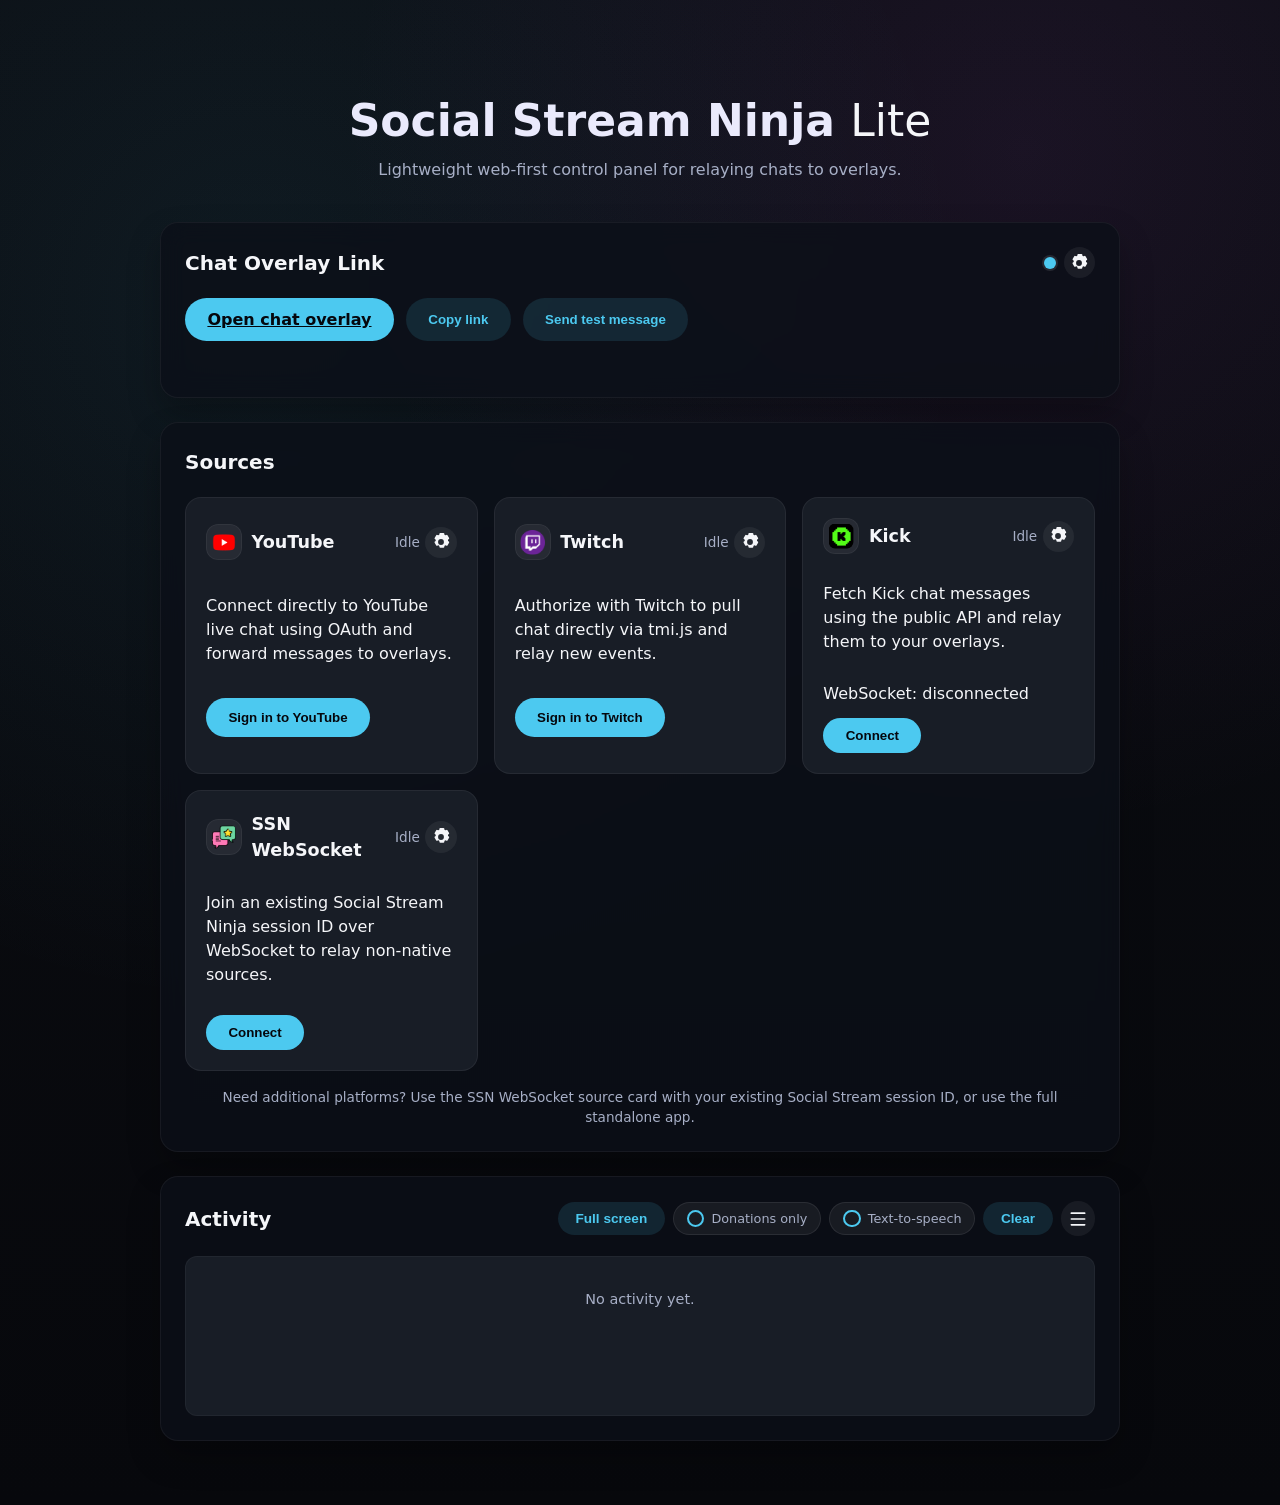
<file: chat-lite/index.html>
<!DOCTYPE html>
<html lang="en">
<head>
  <meta charset="utf-8" />
  <meta name="viewport" content="width=device-width, initial-scale=1" />
  <title>Social Stream Ninja Lite</title>
  <link rel="stylesheet" href="./styles.css" />
</head>
<body>
  <main class="layout">
    <header class="masthead">
      <div class="masthead__title"><span style="color:#eaeafc">Social Stream Ninja</span> <span style="font-weight:400">Lite</span></div>
      <p class="masthead__subtitle">Lightweight web-first control panel for relaying chats to overlays.</p>
    </header>

    <nav class="mobile-nav" aria-label="Primary sections">
      <button type="button" class="mobile-nav__btn is-active" data-mobile-nav-target="session" aria-pressed="true">Session</button>
      <button type="button" class="mobile-nav__btn" data-mobile-nav-target="sources" aria-pressed="false">Sources</button>
      <button type="button" class="mobile-nav__btn" data-mobile-nav-target="activity" aria-pressed="false">Activity</button>
    </nav>

    <section id="session" class="card session" aria-labelledby="session-heading">
      <div class="card__header">
        <h2 id="session-heading">Chat Overlay Link</h2>
        <div class="card__header-controls">
          <span id="session-indicator" class="status-indicator" data-state="idle">
            <span class="sr-only">Session idle</span>
          </span>
          <button type="button" id="session-options-toggle" class="icon-button" aria-expanded="false" aria-controls="session-advanced">
            <span class="sr-only">Show session options</span>
            <svg viewBox="0 0 24 24" aria-hidden="true" focusable="false">
              <path d="M12 8.5a3.5 3.5 0 1 1 0 7 3.5 3.5 0 0 1 0-7zm9.46 3-1.07-.83a7.07 7.07 0 0 0 0-1.34l1.07-.83a1 1 0 0 0 .24-1.3l-1.9-3.3a1 1 0 0 0-1.25-.44l-1.26.5a7.13 7.13 0 0 0-1.16-.67l-.19-1.35a1 1 0 0 0-1-.86h-3.8a1 1 0 0 0-1 .86l-.19 1.35a7.13 7.13 0 0 0-1.16.67l-1.26-.5a1 1 0 0 0-1.25.44l-1.9 3.3a1 1 0 0 0 .24 1.3l1.07.83a6.8 6.8 0 0 0 0 1.34l-1.07.83a1 1 0 0 0-.24 1.3l1.9 3.3a1 1 0 0 0 1.25.44l1.26-.5c.37.26.76.49 1.16.67l.19 1.35a1 1 0 0 0 1 .86h3.8a1 1 0 0 0 1-.86l.19-1.35a7.13 7.13 0 0 0 1.16-.67l1.26.5a1 1 0 0 0 1.25-.44l1.9-3.3a1 1 0 0 0-.24-1.3z" />
            </svg>
          </button>
        </div>
      </div>
      <div class="session__content">
        <div class="session__link-row">
          <a id="session-open" class="btn" href="#" target="_blank" rel="noopener">Open chat overlay</a>
          <button type="button" id="session-copy" class="btn btn--ghost">Copy link</button>
          <button type="button" id="session-test" class="btn btn--ghost">Send test message</button>
        </div>
        <div class="session__status-row">
          <output id="session-status" class="session__status" role="status" aria-live="polite" hidden></output>
        </div>
        <div id="session-advanced" class="session__advanced" hidden>
          <label class="field">
            <span class="field__label">Custom Session ID</span>
            <input id="session-id" name="session" type="text" autocomplete="off" spellcheck="false" placeholder="Enter a custom session ID" />
          </label>
          <div class="session__actions">
            <button type="button" id="session-apply" class="btn">Save session ID</button>
          </div>
          <fieldset class="session__toggle-group">
            <legend>Quick overlay tweaks</legend>
            <label class="session__toggle" for="session-opt-transparent">
              <input type="checkbox" id="session-opt-transparent" />
              <span>Transparent background</span>
            </label>
            <label class="session__toggle" for="session-opt-noavatar">
              <input type="checkbox" id="session-opt-noavatar" />
              <span>Hide viewer avatars</span>
            </label>
            <label class="session__toggle" for="session-opt-reverse">
              <input type="checkbox" id="session-opt-reverse" />
              <span>Newest messages at the top</span>
            </label>
            <p class="session__toggle-note">Looking for deeper overlay controls? The standalone app and browser extension include far more customization options.</p>
          </fieldset>
        </div>
      </div>
    </section>

    <section id="sources" class="card sources" aria-labelledby="sources-heading">
      <div class="card__header">
        <h2 id="sources-heading">Sources</h2>
      </div>
      <div id="source-list" class="sources__grid" role="list"></div>
      <p class="sources__footnote">Need additional platforms? Use the SSN WebSocket source card with your existing Social Stream session ID, or use the full standalone app.</p>
    </section>

    <section id="activity" class="card activity" aria-labelledby="activity-heading">
      <div class="card__header">
        <h2 id="activity-heading">Activity</h2>
        <div class="activity__controls" role="group" aria-label="Activity controls">
          <button type="button" id="activity-fullscreen" class="btn btn--ghost" aria-pressed="false" data-state="enter">Full screen</button>
          <label class="activity-toggle" for="activity-filter-donations">
            <input type="checkbox" id="activity-filter-donations" />
            <span>Donations only</span>
          </label>
          <label class="activity-toggle" for="activity-toggle-tts">
            <input type="checkbox" id="activity-toggle-tts" />
            <span>Text-to-speech</span>
          </label>
          <button type="button" id="activity-clear" class="btn btn--ghost">Clear</button>
          <div class="activity-menu">
            <button type="button" id="activity-menu-toggle" class="icon-button activity-menu__toggle" aria-haspopup="true" aria-expanded="false" aria-controls="activity-menu" title="More options">
              <span class="sr-only">Activity options</span>
              <svg viewBox="0 0 24 24" aria-hidden="true" focusable="false">
                <path d="M4 6h16a1 1 0 1 0 0-2H4a1 1 0 0 0 0 2zm16 5H4a1 1 0 1 0 0 2h16a1 1 0 1 0 0-2zm0 7H4a1 1 0 0 0 0 2h16a1 1 0 0 0 0-2z" />
              </svg>
            </button>
            <div id="activity-menu" class="activity-menu__panel" role="menu" hidden tabindex="-1">
              <button type="button" id="activity-popout" class="activity-menu__item" role="menuitem">Pop out activity feed</button>
            </div>
          </div>
        </div>
      </div>
      <div id="activity-log" class="activity__log" aria-live="polite"></div>
    </section>
  </main>

  <script src="https://accounts.google.com/gsi/client" async defer></script>
  <script type="module" src="./app.js"></script>
</body>
</html>
</file>
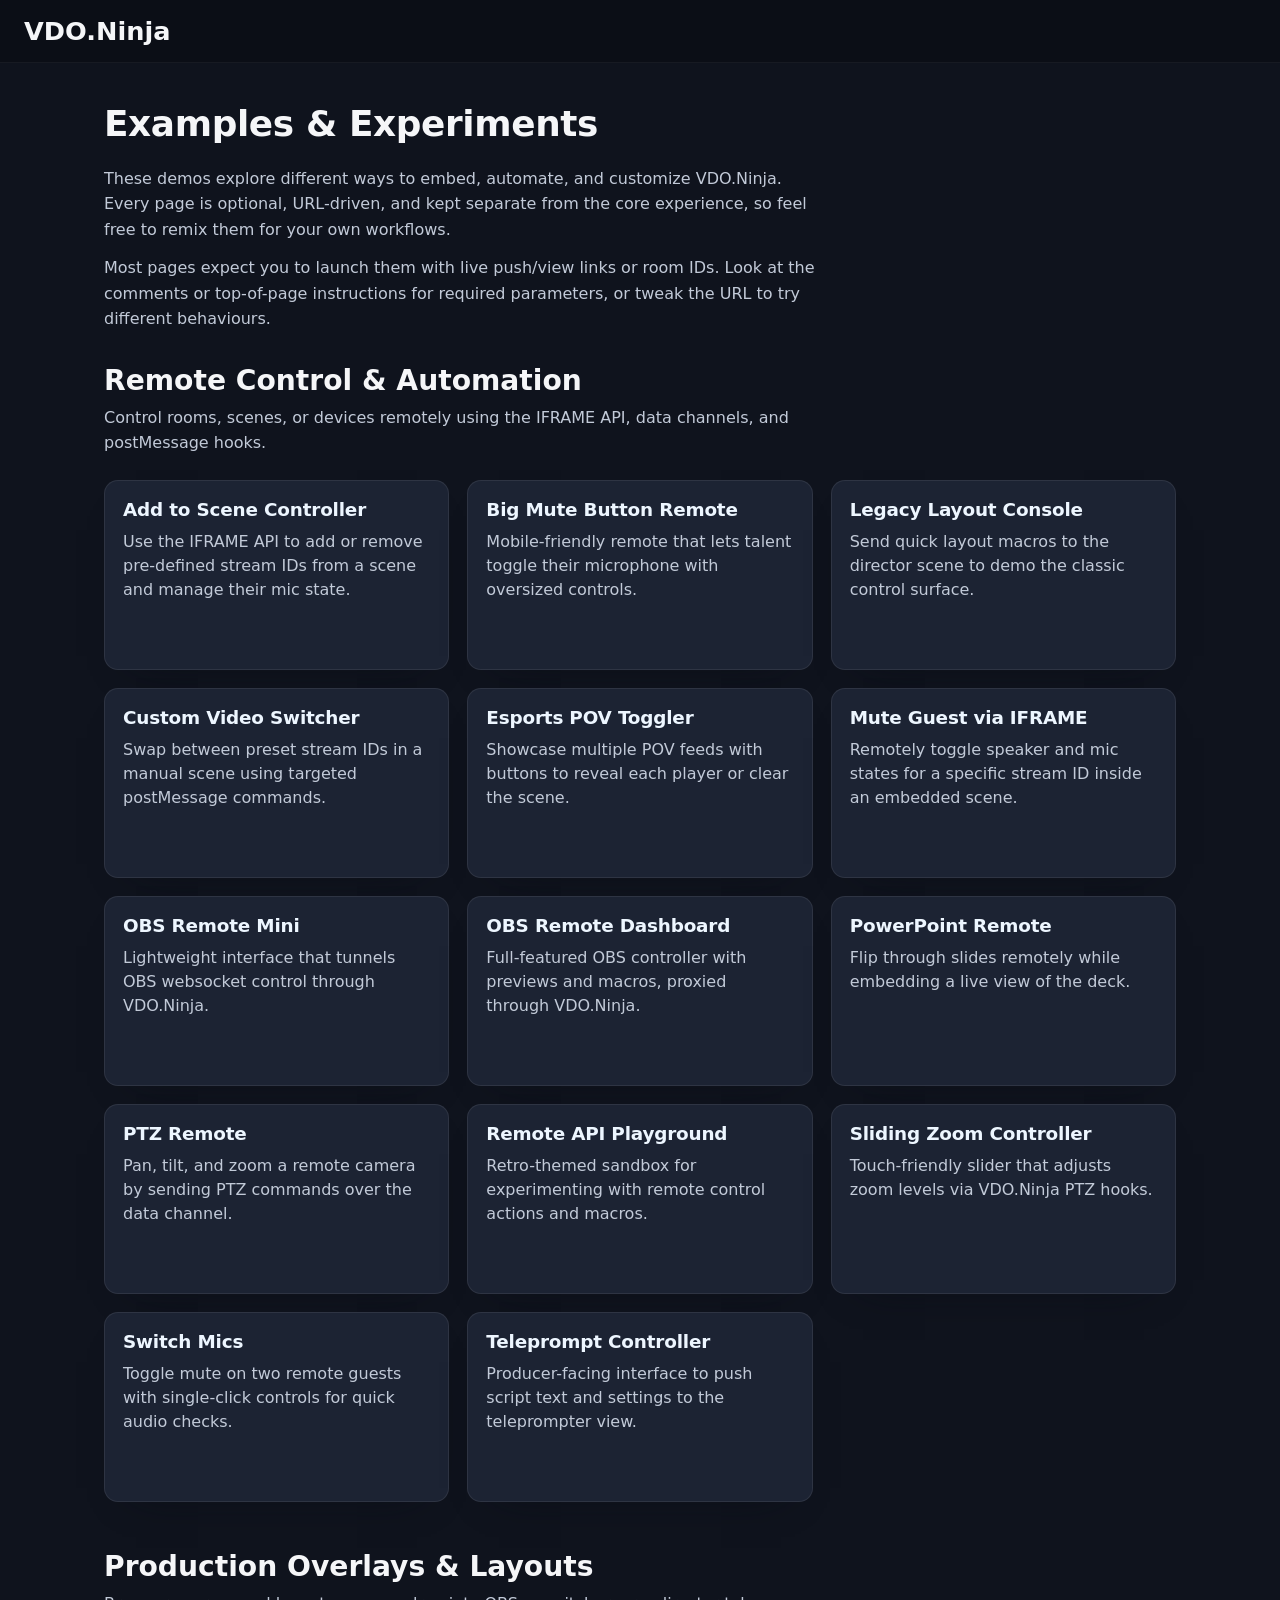
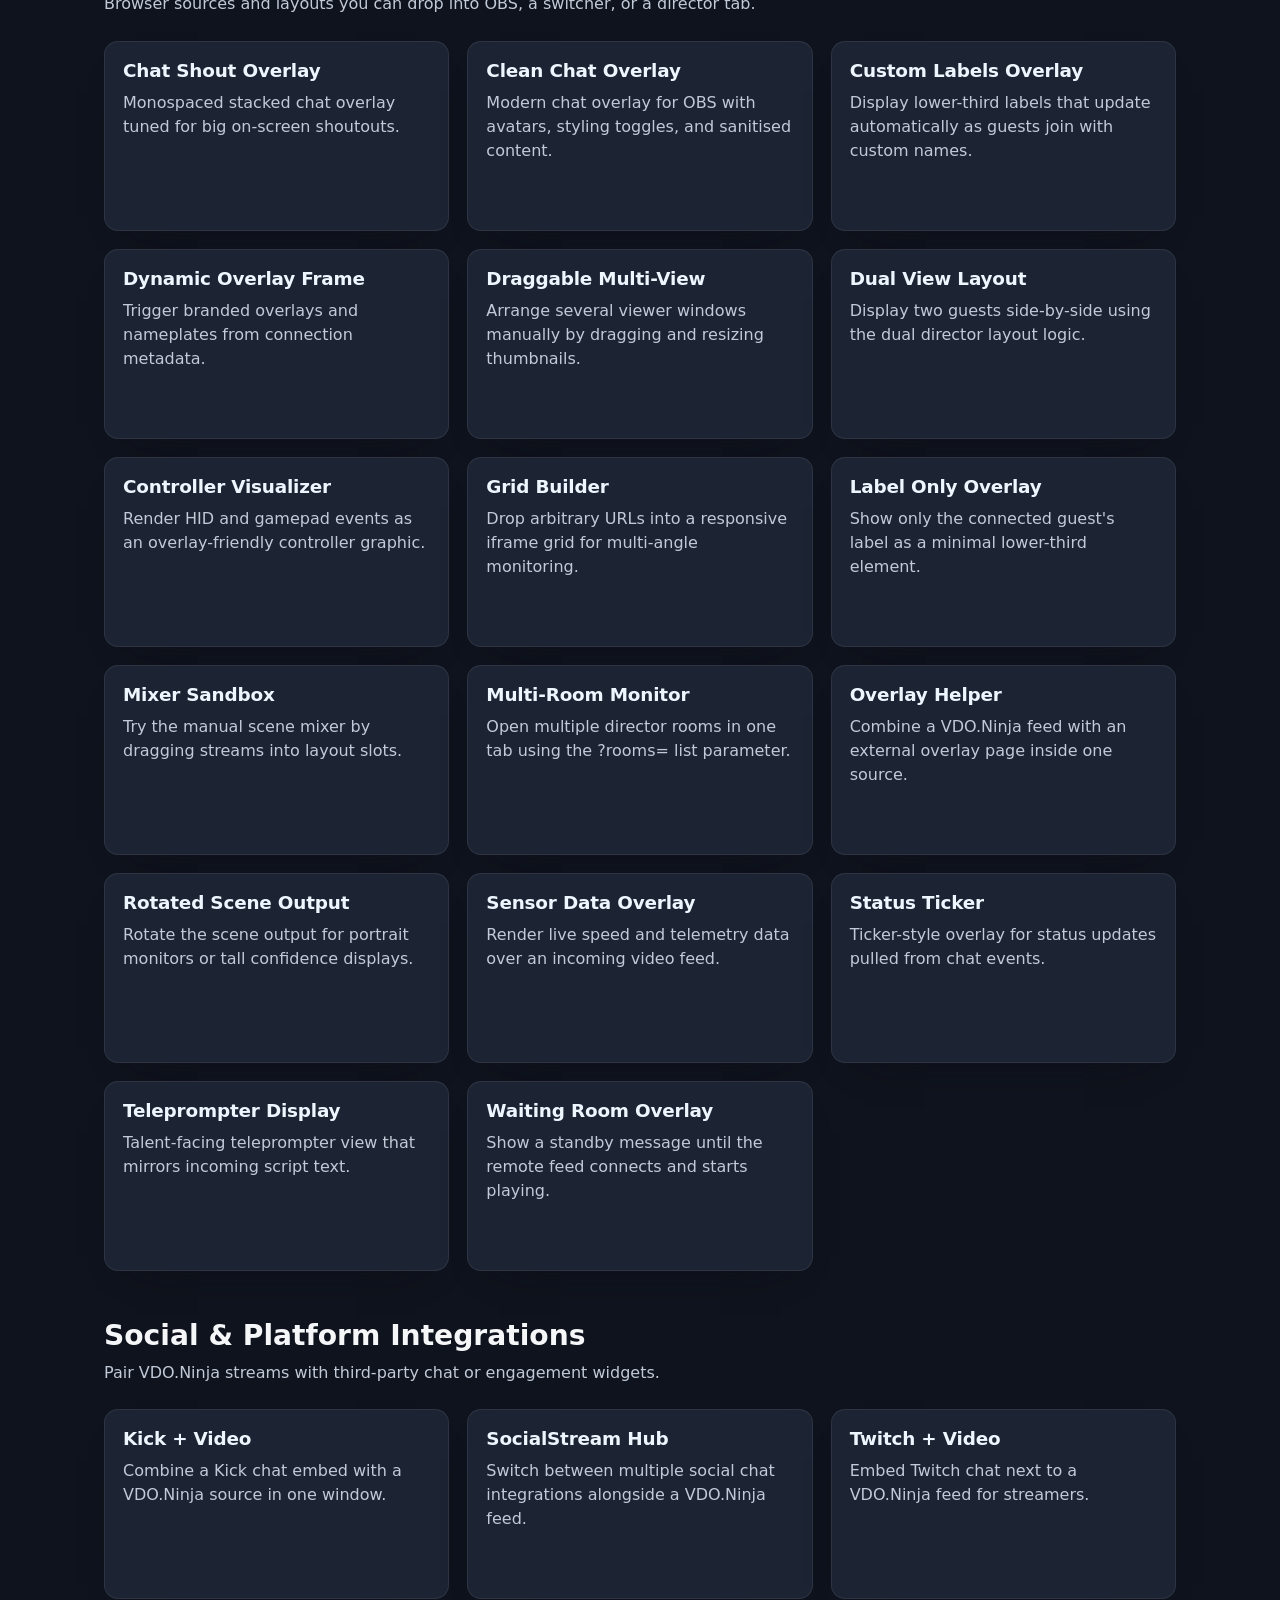
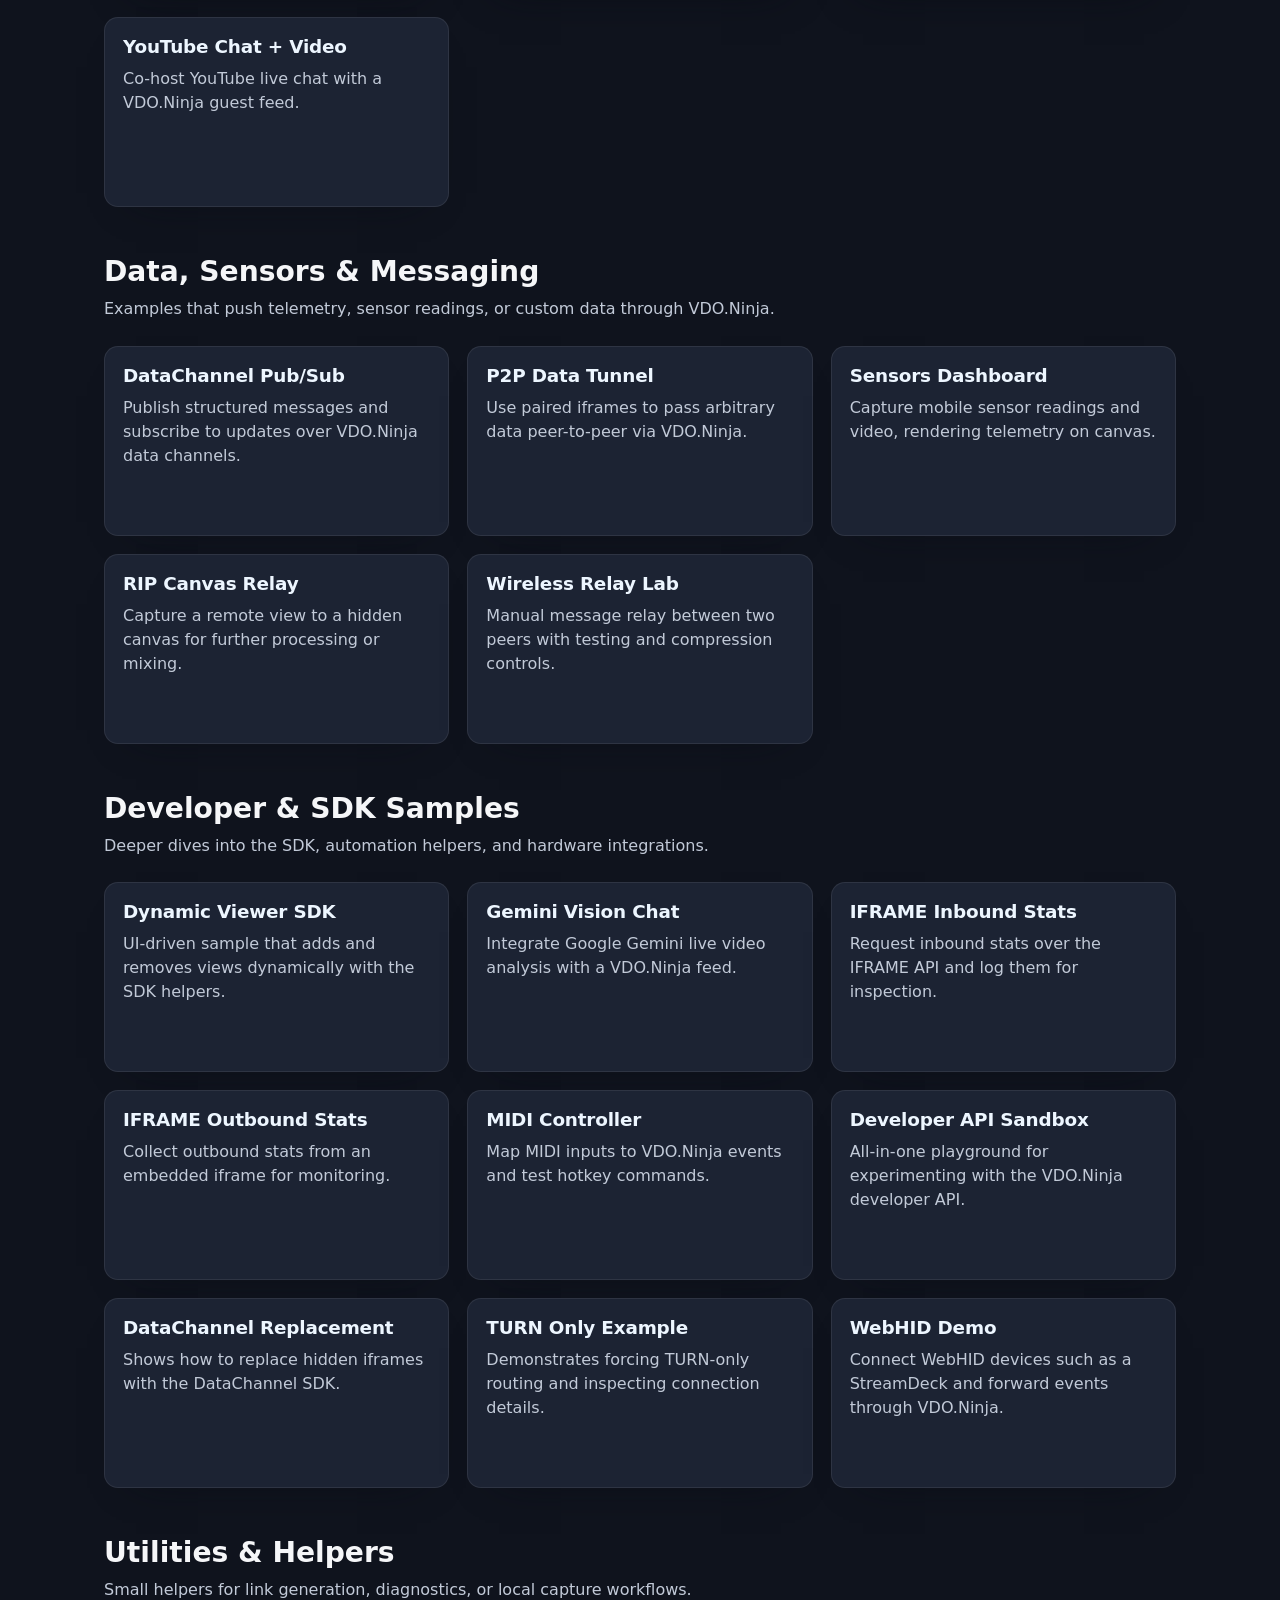
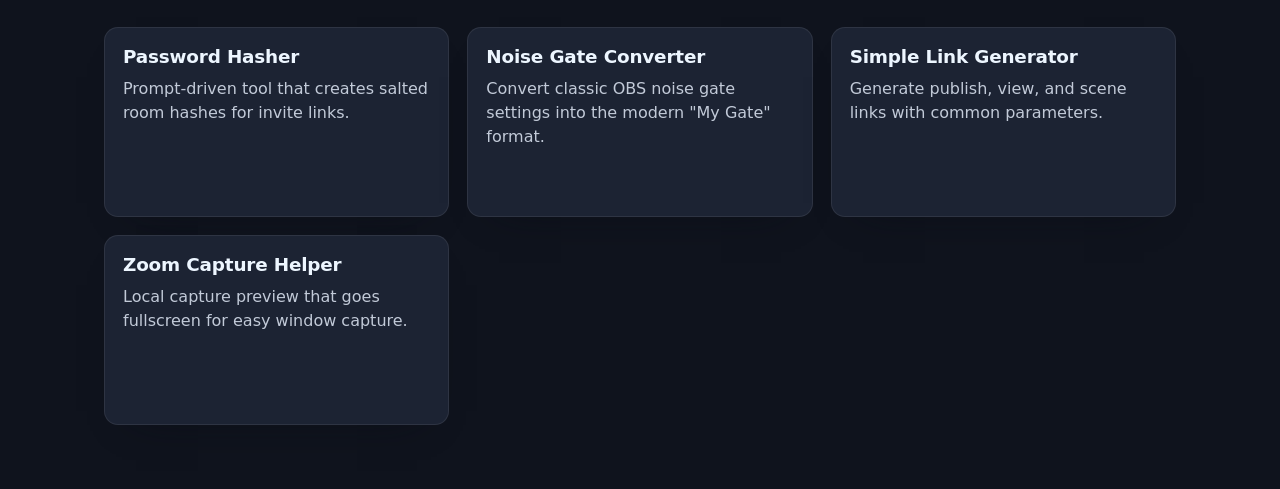
<file: examples/index.html>
<!DOCTYPE html>
<html lang="en">
<head>
	<meta charset="utf-8" />
	<meta name="viewport" content="width=device-width, initial-scale=1" />
	<title>VDO.Ninja Examples Catalog</title>
	<link rel="stylesheet" href="https://vdo.ninja/main.css" />
	<style>
		:root {
			--bg: #0f131d;
			--card-bg: #1c2333;
			--card-border: rgba(255, 255, 255, 0.08);
			--text-muted: #c2cad8;
			--accent: #8ecae6;
		}

		* {
			box-sizing: border-box;
		}

		body {
			margin: 0;
			min-height: 100vh;
			background: var(--bg);
			color: #f5f6f8;
			font-family: Inter, "Segoe UI", system-ui, -apple-system, sans-serif;
			position: relative !important;
		}

		a {
			color: #edf6ff;
			text-decoration: none;
		}

		a:hover,
		a:focus-visible {
			text-decoration: underline;
		}

		#header {
			padding: 16px 24px;
			background: rgba(0, 0, 0, 0.25);
			border-bottom: 1px solid rgba(255, 255, 255, 0.05);
		}

		#header a {
			color: #f5f6f8;
			font-size: 1.6rem;
			font-weight: 600;
			display: inline-flex;
			align-items: center;
			gap: 8px;
		}

		.container {
			max-width: 1120px;
			margin: 0 auto;
			padding: 40px 24px 64px;
		}

		.page-header {
			margin-bottom: 32px;
		}

		.page-header h1 {
			margin: 0 0 0.6em;
			font-size: clamp(2rem, 2.8vw, 2.6rem);
			letter-spacing: -0.01em;
		}

		.page-header p {
			margin: 0 0 0.8em;
			color: var(--text-muted);
			max-width: 70ch;
			line-height: 1.6;
		}

		#example-groups {
			display: flex;
			flex-direction: column;
			gap: 48px;
		}

		.group h2 {
			margin: 0;
			font-size: clamp(1.4rem, 2.2vw, 1.8rem);
		}

		.group-description {
			margin: 8px 0 24px;
			color: var(--text-muted);
			max-width: 70ch;
			line-height: 1.6;
		}

		.card-grid {
			display: grid;
			grid-template-columns: repeat(auto-fill, minmax(260px, 1fr));
			gap: 18px;
		}

		.example-card {
			display: flex;
			flex-direction: column;
			gap: 10px;
			min-height: 190px;
			padding: 18px;
			background: var(--card-bg);
			border: 1px solid var(--card-border);
			border-radius: 14px;
			box-shadow: 0 18px 40px -32px rgba(9, 11, 19, 0.9);
			transition: transform 0.2s ease, box-shadow 0.2s ease;
		}

		.example-card:hover {
			transform: translateY(-4px);
			box-shadow: 0 22px 42px -28px rgba(11, 15, 25, 0.85);
		}

		.example-card h3 {
			margin: 0;
			font-size: 1.15rem;
			letter-spacing: -0.01em;
		}

		.example-card p {
			margin: 0;
			color: var(--text-muted);
			line-height: 1.5;
		}

		.tag-list {
			margin: auto 0 0;
			padding: 0;
			list-style: none;
			display: flex;
			flex-wrap: wrap;
			gap: 6px;
		}

		.tag-list li {
			padding: 4px 10px;
			font-size: 0.72rem;
			font-weight: 600;
			letter-spacing: 0.05em;
			text-transform: uppercase;
			border-radius: 999px;
			background: rgba(142, 202, 230, 0.14);
			color: var(--accent);
		}

		@media (max-width: 720px) {
			.container {
				padding: 28px 18px 48px;
			}

			.card-grid {
				grid-template-columns: repeat(auto-fill, minmax(220px, 1fr));
			}
		}
	</style>
</head>
<body>
	<div id="header">
		<a id="logoname" href="../">
			<span data-translate="logo-header">
				<font id="qos">V</font>DO.Ninja
			</span>
		</a>
	</div>
	<main class="container">
		<section class="page-header">
			<h1>Examples &amp; Experiments</h1>
			<p>These demos explore different ways to embed, automate, and customize VDO.Ninja. Every page is optional,
				URL-driven, and kept separate from the core experience, so feel free to remix them for your own
				workflows.</p>
			<p>Most pages expect you to launch them with live push/view links or room IDs. Look at the comments or
				top-of-page instructions for required parameters, or tweak the URL to try different behaviours.</p>
		</section>
		<div id="example-groups"></div>
	</main>
	<script>
		const exampleGroups = [
			{
				name: "Remote Control & Automation",
				description: "Control rooms, scenes, or devices remotely using the IFRAME API, data channels, and postMessage hooks.",
				items: [
					{
						href: "addtoscene.html",
						title: "Add to Scene Controller",
						summary: "Use the IFRAME API to add or remove pre-defined stream IDs from a scene and manage their mic state."
					},
					{
						href: "bigmutebutton.html",
						title: "Big Mute Button Remote",
						summary: "Mobile-friendly remote that lets talent toggle their microphone with oversized controls."
					},
					{
						href: "control.html",
						title: "Legacy Layout Console",
						summary: "Send quick layout macros to the director scene to demo the classic control surface."
					},
					{
						href: "custom_video_switcher.html",
						title: "Custom Video Switcher",
						summary: "Swap between preset stream IDs in a manual scene using targeted postMessage commands."
					},
					{
						href: "esports.html",
						title: "Esports POV Toggler",
						summary: "Showcase multiple POV feeds with buttons to reveal each player or clear the scene."
					},
					{
						href: "muteguestiframe.html",
						title: "Mute Guest via IFRAME",
						summary: "Remotely toggle speaker and mic states for a specific stream ID inside an embedded scene."
					},
					{
						href: "obsremote.html",
						title: "OBS Remote Mini",
						summary: "Lightweight interface that tunnels OBS websocket control through VDO.Ninja."
					},
					{
						href: "obs_remote/index.html",
						title: "OBS Remote Dashboard",
						summary: "Full-featured OBS controller with previews and macros, proxied through VDO.Ninja."
					},
					{
						href: "powerpoint.html",
						title: "PowerPoint Remote",
						summary: "Flip through slides remotely while embedding a live view of the deck."
					},
					{
						href: "ptz.html",
						title: "PTZ Remote",
						summary: "Pan, tilt, and zoom a remote camera by sending PTZ commands over the data channel."
					},
					{
						href: "remoteapi.html",
						title: "Remote API Playground",
						summary: "Retro-themed sandbox for experimenting with remote control actions and macros."
					},
					{
						href: "slidingzoom.html",
						title: "Sliding Zoom Controller",
						summary: "Touch-friendly slider that adjusts zoom levels via VDO.Ninja PTZ hooks."
					},
					{
						href: "switchmics.html",
						title: "Switch Mics",
						summary: "Toggle mute on two remote guests with single-click controls for quick audio checks."
					},
					{
						href: "teleprompt.html",
						title: "Teleprompt Controller",
						summary: "Producer-facing interface to push script text and settings to the teleprompter view."
					}
				]
			},
			{
				name: "Production Overlays & Layouts",
				description: "Browser sources and layouts you can drop into OBS, a switcher, or a director tab.",
				items: [
					{
						href: "chat.html",
						title: "Chat Shout Overlay",
						summary: "Monospaced stacked chat overlay tuned for big on-screen shoutouts."
					},
					{
						href: "chatoverlay.html",
						title: "Clean Chat Overlay",
						summary: "Modern chat overlay for OBS with avatars, styling toggles, and sanitised content."
					},
					{
						href: "custom_labels.html",
						title: "Custom Labels Overlay",
						summary: "Display lower-third labels that update automatically as guests join with custom names."
					},
					{
						href: "custom_overlay.html",
						title: "Dynamic Overlay Frame",
						summary: "Trigger branded overlays and nameplates from connection metadata."
					},
					{
						href: "draggable.html",
						title: "Draggable Multi-View",
						summary: "Arrange several viewer windows manually by dragging and resizing thumbnails."
					},
					{
						href: "dual.html",
						title: "Dual View Layout",
						summary: "Display two guests side-by-side using the dual director layout logic."
					},
					{
						href: "gamecontroller.html",
						title: "Controller Visualizer",
						summary: "Render HID and gamepad events as an overlay-friendly controller graphic."
					},
					{
						href: "grid.html",
						title: "Grid Builder",
						summary: "Drop arbitrary URLs into a responsive iframe grid for multi-angle monitoring."
					},
					{
						href: "labelonly.html",
						title: "Label Only Overlay",
						summary: "Show only the connected guest's label as a minimal lower-third element."
					},
					{
						href: "mixer.html",
						title: "Mixer Sandbox",
						summary: "Try the manual scene mixer by dragging streams into layout slots."
					},
					{
						href: "multi.html",
						title: "Multi-Room Monitor",
						summary: "Open multiple director rooms in one tab using the ?rooms= list parameter."
					},
					{
						href: "overlay.html",
						title: "Overlay Helper",
						summary: "Combine a VDO.Ninja feed with an external overlay page inside one source."
					},
					{
						href: "rotated.html",
						title: "Rotated Scene Output",
						summary: "Rotate the scene output for portrait monitors or tall confidence displays."
					},
					{
						href: "sensoroverlay.html",
						title: "Sensor Data Overlay",
						summary: "Render live speed and telemetry data over an incoming video feed."
					},
					{
						href: "status.html",
						title: "Status Ticker",
						summary: "Ticker-style overlay for status updates pulled from chat events."
					},
					{
						href: "teleprompter.html",
						title: "Teleprompter Display",
						summary: "Talent-facing teleprompter view that mirrors incoming script text."
					},
					{
						href: "waitingroom.html",
						title: "Waiting Room Overlay",
						summary: "Show a standby message until the remote feed connects and starts playing."
					}
				]
			},
			{
				name: "Social & Platform Integrations",
				description: "Pair VDO.Ninja streams with third-party chat or engagement widgets.",
				items: [
					{
						href: "kick.html",
						title: "Kick + Video",
						summary: "Combine a Kick chat embed with a VDO.Ninja source in one window."
					},
					{
						href: "socal.html",
						title: "SocialStream Hub",
						summary: "Switch between multiple social chat integrations alongside a VDO.Ninja feed."
					},
					{
						href: "twitch.html",
						title: "Twitch + Video",
						summary: "Embed Twitch chat next to a VDO.Ninja feed for streamers."
					},
					{
						href: "youtube.html",
						title: "YouTube Chat + Video",
						summary: "Co-host YouTube live chat with a VDO.Ninja guest feed."
					}
				]
			},
			{
				name: "Data, Sensors & Messaging",
				description: "Examples that push telemetry, sensor readings, or custom data through VDO.Ninja.",
				items: [
					{
						href: "datachannel-pubsub.html",
						title: "DataChannel Pub/Sub",
						summary: "Publish structured messages and subscribe to updates over VDO.Ninja data channels."
					},
					{
						href: "p2p.html",
						title: "P2P Data Tunnel",
						summary: "Use paired iframes to pass arbitrary data peer-to-peer via VDO.Ninja."
					},
					{
						href: "sensors.html",
						title: "Sensors Dashboard",
						summary: "Capture mobile sensor readings and video, rendering telemetry on canvas."
					},
					{
						href: "rip.html",
						title: "RIP Canvas Relay",
						summary: "Capture a remote view to a hidden canvas for further processing or mixing."
					},
					{
						href: "wireless.html",
						title: "Wireless Relay Lab",
						summary: "Manual message relay between two peers with testing and compression controls."
					}
				]
			},
			{
				name: "Developer & SDK Samples",
				description: "Deeper dives into the SDK, automation helpers, and hardware integrations.",
				items: [
					{
						href: "dynamic-viewer.html",
						title: "Dynamic Viewer SDK",
						summary: "UI-driven sample that adds and removes views dynamically with the SDK helpers."
					},
					{
						href: "googleai.html",
						title: "Gemini Vision Chat",
						summary: "Integrate Google Gemini live video analysis with a VDO.Ninja feed."
					},
					{
						href: "iframe.inbound-stats.html",
						title: "IFRAME Inbound Stats",
						summary: "Request inbound stats over the IFRAME API and log them for inspection."
					},
					{
						href: "iframe.outbound-stats.html",
						title: "IFRAME Outbound Stats",
						summary: "Collect outbound stats from an embedded iframe for monitoring."
					},
					{
						href: "midi.html",
						title: "MIDI Controller",
						summary: "Map MIDI inputs to VDO.Ninja events and test hotkey commands."
					},
					{
						href: "sandbox.html",
						title: "Developer API Sandbox",
						summary: "All-in-one playground for experimenting with the VDO.Ninja developer API."
					},
					{
						href: "simple-iframe-replacement.html",
						title: "DataChannel Replacement",
						summary: "Shows how to replace hidden iframes with the DataChannel SDK."
					},
					{
						href: "turn-only-example.html",
						title: "TURN Only Example",
						summary: "Demonstrates forcing TURN-only routing and inspecting connection details."
					},
					{
						href: "webhid.html",
						title: "WebHID Demo",
						summary: "Connect WebHID devices such as a StreamDeck and forward events through VDO.Ninja."
					}
				]
			},
			{
				name: "Utilities & Helpers",
				description: "Small helpers for link generation, diagnostics, or local capture workflows.",
				items: [
					{
						href: "changepass.html",
						title: "Password Hasher",
						summary: "Prompt-driven tool that creates salted room hashes for invite links."
					},
					{
						href: "noisegate.html",
						title: "Noise Gate Converter",
						summary: "Convert classic OBS noise gate settings into the modern \"My Gate\" format."
					},
					{
						href: "simplelink.html",
						title: "Simple Link Generator",
						summary: "Generate publish, view, and scene links with common parameters."
					},
					{
						href: "zoom.html",
						title: "Zoom Capture Helper",
						summary: "Local capture preview that goes fullscreen for easy window capture."
					}
				]
			}
		];

		const groupsRoot = document.getElementById("example-groups");

		for (const group of exampleGroups) {
			const section = document.createElement("section");
			section.className = "group";

			const heading = document.createElement("h2");
			heading.textContent = group.name;
			section.appendChild(heading);

			if (group.description) {
				const desc = document.createElement("p");
				desc.className = "group-description";
				desc.textContent = group.description;
				section.appendChild(desc);
			}

			const grid = document.createElement("div");
			grid.className = "card-grid";

			for (const item of group.items) {
				const card = document.createElement("article");
				card.className = "example-card";

				const title = document.createElement("h3");
				const link = document.createElement("a");
				link.href = item.href;
				link.textContent = item.title;
				title.appendChild(link);
				card.appendChild(title);

				const summary = document.createElement("p");
				summary.textContent = item.summary;
				card.appendChild(summary);

				if (Array.isArray(item.tags) && item.tags.length) {
					const tagList = document.createElement("ul");
					tagList.className = "tag-list";
					for (const tag of item.tags) {
						const tagItem = document.createElement("li");
						tagItem.textContent = tag;
						tagList.appendChild(tagItem);
					}
					card.appendChild(tagList);
				}

				grid.appendChild(card);
			}

			section.appendChild(grid);
			groupsRoot.appendChild(section);
		}
	</script>
</body>
</html>
</file>
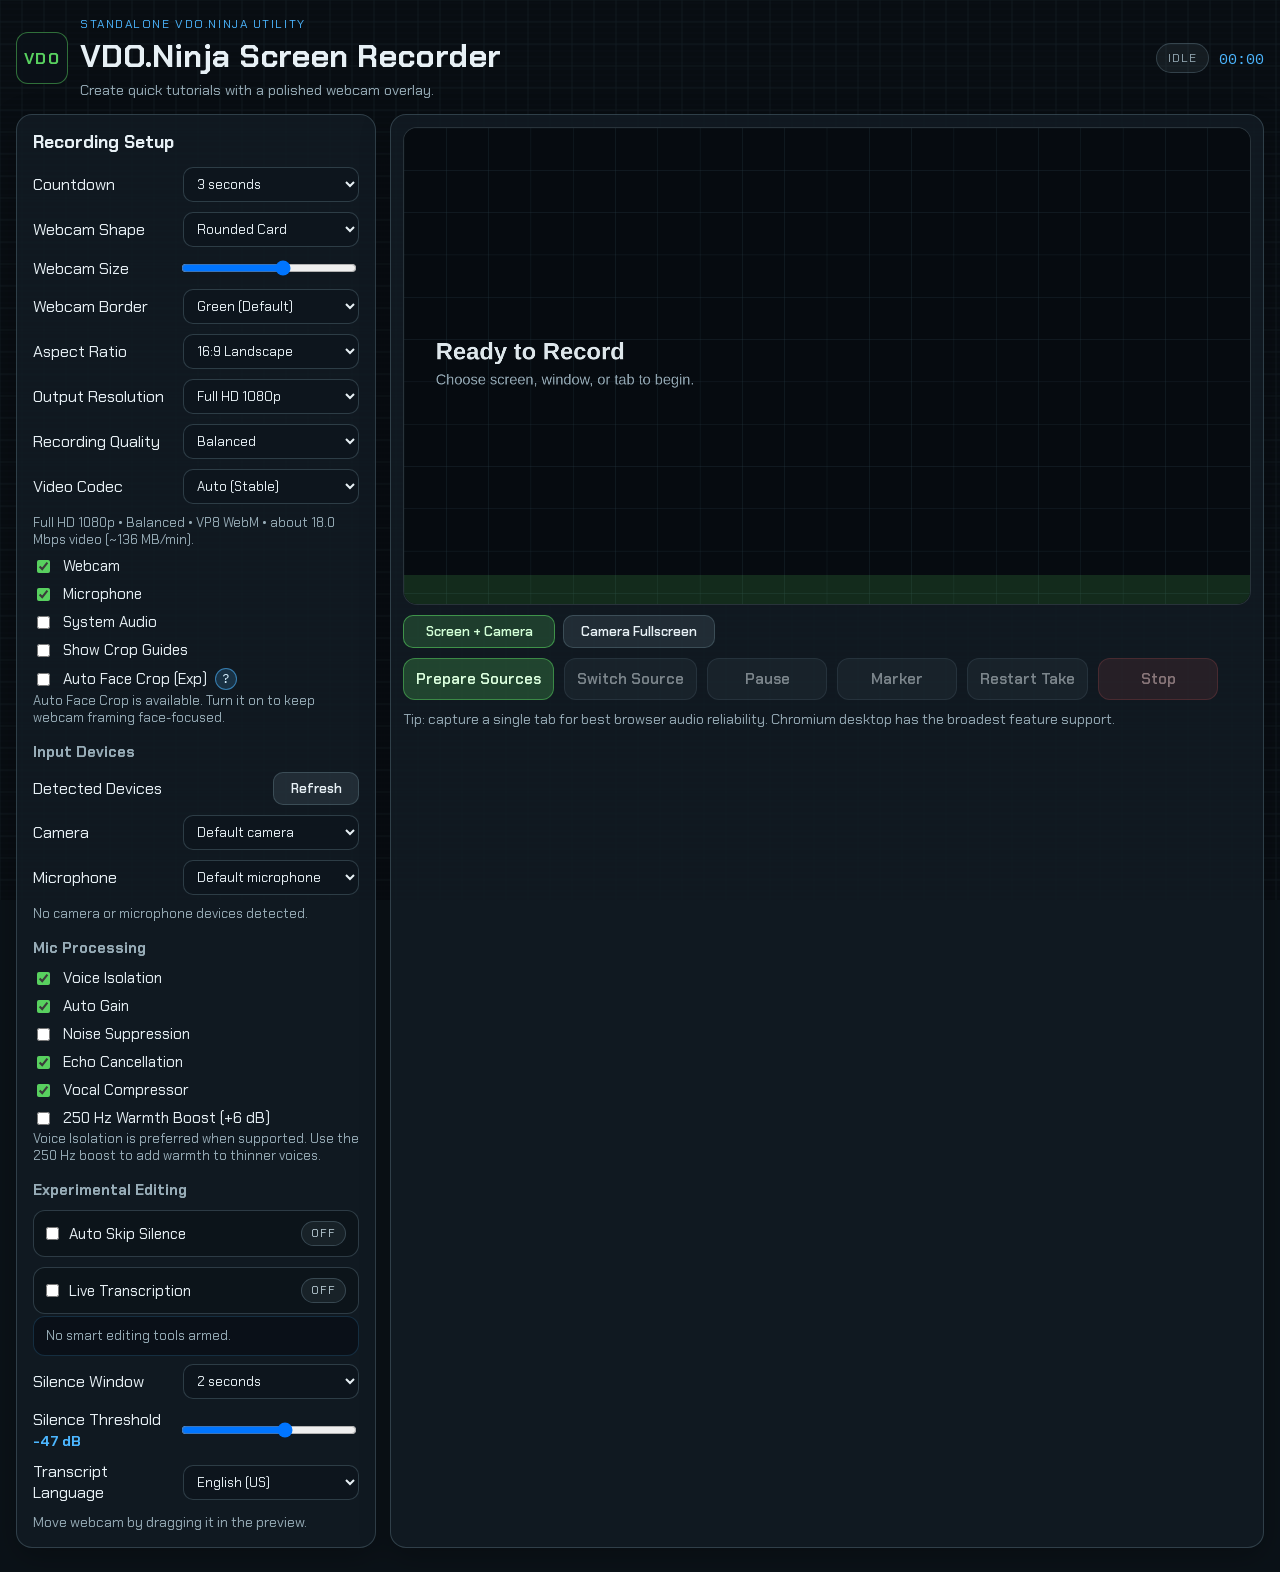
<file: screenrecorder/index.html>
<!doctype html>
<html lang="en">
<head>
  <meta charset="utf-8">
  <meta name="viewport" content="width=device-width, initial-scale=1">
  <title>VDO.Ninja Screen Recorder | Record Tutorials with Webcam Overlay</title>
  <meta name="description" content="VDO.Ninja Screen Recorder is a Chrome-first tool for recording screen, window, or tab tutorials with webcam overlay, microphone cleanup, and experimental smart editing options.">
  <meta name="keywords" content="VDO.Ninja, screen recorder, webcam overlay, tutorial recorder, browser recording, Chrome recorder, transcription, silence skip">
  <meta name="author" content="Steve Seguin">
  <meta name="robots" content="index, follow">
  <meta name="theme-color" content="#0b1218">
  <link rel="canonical" href="https://vdo.ninja/screenrecorder">
  <meta property="og:type" content="website">
  <meta property="og:title" content="VDO.Ninja Screen Recorder">
  <meta property="og:description" content="Record tutorials from your screen with webcam overlay and experimental smart editing features.">
  <meta property="og:url" content="https://vdo.ninja/screenrecorder">
  <meta property="og:site_name" content="VDO.Ninja">
  <meta name="twitter:card" content="summary">
  <meta name="twitter:title" content="VDO.Ninja Screen Recorder">
  <meta name="twitter:description" content="Screen, webcam, and mic recording for quick tutorial creation.">
  <link rel="icon" type="image/svg+xml" href="favicon.svg">
  <link rel="shortcut icon" href="favicon.svg">
  <link rel="preconnect" href="https://fonts.googleapis.com">
  <link rel="preconnect" href="https://fonts.gstatic.com" crossorigin>
  <link href="https://fonts.googleapis.com/css2?family=Chakra+Petch:wght@400;500;600;700&family=IBM+Plex+Mono:wght@400;600&display=swap" rel="stylesheet">
  <link rel="stylesheet" href="styles.css">
  <script type="application/ld+json">
    {
      "@context": "https://schema.org",
      "@type": "SoftwareApplication",
      "name": "VDO.Ninja Screen Recorder",
      "applicationCategory": "MultimediaApplication",
      "operatingSystem": "Chrome Desktop",
      "url": "https://vdo.ninja/screenrecorder",
      "description": "Screen recorder with webcam overlay and experimental speech-aware editing features.",
      "creator": {
        "@type": "Person",
        "name": "Steve Seguin"
      }
    }
  </script>
</head>
<body>
  <main class="shell">
    <header class="topbar">
      <div class="brand">
        <div class="brand-mark" aria-hidden="true">VDO</div>
        <div>
          <p class="eyebrow">Standalone VDO.Ninja Utility</p>
          <h1>VDO.Ninja Screen Recorder</h1>
          <p class="subhead">Create quick tutorials with a polished webcam overlay.</p>
        </div>
      </div>
      <div class="status-strip">
        <span id="statusPill" class="pill pill-idle">Idle</span>
        <span id="timerText" class="timer">00:00</span>
      </div>
    </header>

    <section class="layout">
      <aside class="panel controls">
        <h2>Recording Setup</h2>

        <label class="row">
          <span>Countdown</span>
          <select id="countdownSeconds">
            <option value="0">Off</option>
            <option value="3" selected>3 seconds</option>
            <option value="5">5 seconds</option>
          </select>
        </label>

        <label class="row">
          <span>Webcam Shape</span>
          <select id="webcamShape">
            <option value="rounded" selected>Rounded Card</option>
            <option value="rounded-square">Rounded Square Card</option>
            <option value="circle">Circle Bubble</option>
          </select>
        </label>

        <label class="row">
          <span>Webcam Size</span>
          <input id="webcamSize" type="range" min="8" max="42" value="28">
        </label>

        <label class="row">
          <span>Webcam Border</span>
          <select id="webcamBorder">
            <option value="green" selected>Green (Default)</option>
            <option value="blue">Blue</option>
            <option value="white">White</option>
            <option value="none">None</option>
          </select>
        </label>

        <label class="row">
          <span>Aspect Ratio</span>
          <select id="aspectRatio">
            <option value="16:9" selected>16:9 Landscape</option>
            <option value="9:16">9:16 Portrait</option>
            <option value="1:1">1:1 Square</option>
          </select>
        </label>

        <label class="row">
          <span>Output Resolution</span>
          <select id="outputResolution">
            <option value="1280x720">HD 720p</option>
            <option value="1920x1080" selected>Full HD 1080p</option>
            <option value="2560x1440">QHD 1440p</option>
            <option value="3840x2160">UHD 4K (Experimental)</option>
          </select>
        </label>

        <label class="row">
          <span>Recording Quality</span>
          <select id="recordingQuality">
            <option value="smaller">Smaller File</option>
            <option value="balanced" selected>Balanced</option>
            <option value="high">High Detail</option>
            <option value="master">Archive / Master</option>
          </select>
        </label>

        <label class="row">
          <span>Video Codec</span>
          <select id="recordingCodec">
            <option value="auto" selected>Auto (Stable)</option>
            <option value="vp8">VP8 WebM</option>
            <option value="vp9">VP9 WebM</option>
            <option value="h264">H.264 / MP4</option>
          </select>
        </label>
        <p id="outputQualityHint" class="hint hint-compact">Full HD 1080p at about 18.0 Mbps video target bitrate.</p>

        <div class="toggle-grid">
          <label><input id="includeWebcam" type="checkbox" checked> Webcam</label>
          <label><input id="includeMic" type="checkbox" checked> Microphone</label>
          <label><input id="includeSystemAudio" type="checkbox"> System Audio</label>
          <label><input id="showCropGuides" type="checkbox"> Show Crop Guides</label>
          <div class="toggle-help-row">
            <label><input id="faceCrop" type="checkbox"> Auto Face Crop (Exp)</label>
            <button id="faceCropInfoBtn" class="help-dot" type="button" aria-label="Auto Face Crop help" title="Auto Face Crop help">?</button>
            <span class="help-tooltip" role="tooltip">Enable Webcam, then toggle Auto Face Crop. Requires browser FaceDetector support (best on Chromium browsers).</span>
          </div>
        </div>
        <p id="faceCropStatus" class="hint hint-compact">Enable Webcam and Auto Face Crop for experimental face-focused framing.</p>

        <h3>Input Devices</h3>
        <div class="row row-button">
          <span>Detected Devices</span>
          <button id="refreshDevicesBtn" class="btn btn-muted btn-inline" type="button">Refresh</button>
        </div>

        <label class="row">
          <span>Camera</span>
          <select id="cameraDevice">
            <option value="">Default camera</option>
          </select>
        </label>

        <label class="row">
          <span>Microphone</span>
          <select id="micDevice">
            <option value="">Default microphone</option>
          </select>
        </label>

        <div id="micLevelRow" class="mic-level-row" style="display:none">
          <span>Mic Level</span>
          <div class="mic-level-track">
            <div id="micLevelBar" class="mic-level-bar"></div>
          </div>
        </div>

        <p id="deviceHint" class="hint hint-compact">If names are missing, click Refresh and allow access.</p>

        <h3>Mic Processing</h3>
        <div class="toggle-grid">
          <label><input id="voiceIsolation" type="checkbox" checked> Voice Isolation</label>
          <label><input id="autoGainControl" type="checkbox" checked> Auto Gain</label>
          <label><input id="noiseSuppression" type="checkbox"> Noise Suppression</label>
          <label><input id="echoCancellation" type="checkbox" checked> Echo Cancellation</label>
          <label><input id="micCompressor" type="checkbox" checked> Vocal Compressor</label>
          <label><input id="bassBoost250" type="checkbox"> 250 Hz Warmth Boost (+6 dB)</label>
        </div>
        <p class="hint hint-compact">Voice Isolation is preferred when supported. Use the 250 Hz boost to add warmth to thinner voices.</p>

        <h3>Experimental Editing</h3>
        <div class="toggle-grid toggle-grid-emphasis">
          <label id="autoSkipSilenceLabel" class="toggle-option">
            <span class="toggle-option-main">
              <input id="autoSkipSilence" type="checkbox">
              <span>Auto Skip Silence</span>
            </span>
            <span id="autoSkipSilenceState" class="toggle-state toggle-state-off">Off</span>
          </label>
          <label id="enableTranscriptionLabel" class="toggle-option">
            <span class="toggle-option-main">
              <input id="enableTranscription" type="checkbox">
              <span>Live Transcription</span>
            </span>
            <span id="enableTranscriptionState" class="toggle-state toggle-state-off">Off</span>
          </label>
        </div>
        <p id="smartEditStatus" class="hint hint-compact smart-edit-status" aria-live="polite">No smart editing tools armed.</p>

        <label class="row">
          <span>Silence Window</span>
          <select id="silenceSeconds">
            <option value="1.5">1.5 seconds</option>
            <option value="2" selected>2 seconds</option>
            <option value="2.5">2.5 seconds</option>
            <option value="3">3 seconds</option>
          </select>
        </label>

        <label class="row">
          <span>Silence Threshold <strong id="silenceThresholdValue">-47 dB</strong></span>
          <input id="silenceThreshold" type="range" min="-65" max="-35" value="-47">
        </label>

        <label class="row">
          <span>Transcript Language</span>
          <select id="transcriptionLang">
            <option value="en-US" selected>English (US)</option>
            <option value="en-GB">English (UK)</option>
            <option value="es-ES">Spanish</option>
            <option value="fr-FR">French</option>
            <option value="de-DE">German</option>
          </select>
        </label>

        <p id="supportHint" class="hint">Move webcam by dragging it in the preview.</p>
      </aside>

      <section class="panel preview-area">
        <div class="preview-frame">
          <canvas id="previewCanvas" width="1280" height="720" aria-label="Recording Preview"></canvas>
          <div id="countdownOverlay" class="countdown hidden">3</div>
        </div>
        <div class="preview-toolbar">
          <div class="preview-modes">
            <button id="showScreenBtn" class="btn btn-muted btn-inline mode-btn mode-active" type="button">Screen + Camera</button>
            <button id="showCameraBtn" class="btn btn-muted btn-inline mode-btn" type="button">Camera Fullscreen</button>
          </div>
          <div class="actions">
            <button id="startBtn" class="btn btn-primary">Start Recording</button>
            <button id="switchSourceBtn" class="btn btn-muted" disabled>Switch Source</button>
            <button id="pauseBtn" class="btn btn-muted" disabled>Pause</button>
            <button id="markerBtn" class="btn btn-muted" type="button" disabled title="Add a cut marker (M)">Marker</button>
            <button id="restartBtn" class="btn btn-muted" disabled>Restart Take</button>
            <button id="stopBtn" class="btn btn-danger" disabled>Stop</button>
          </div>
        </div>
        <p class="hint">Tip: capture a single tab for best browser audio reliability. Chromium desktop has the broadest feature support.</p>
        <p id="mobileWarning" class="hint" style="display:none;color:#f4a623;font-weight:bold;">Note: Screen recording is not supported on mobile browsers (iOS/Android). This is a browser limitation — mobile browsers do not provide the getDisplayMedia API needed for screen capture. Please use a desktop/laptop browser instead.</p>

        <section id="downloadsPanel" class="downloads hidden">
          <h2>Exports</h2>
          <ul id="downloadList"></ul>
        </section>
      </section>
    </section>

    <section id="transcriptPanel" class="panel transcript hidden">
      <div class="transcript-head">
        <h2>Transcript</h2>
        <button id="downloadTranscriptBtn" class="btn btn-muted" disabled>Download .txt</button>
      </div>
      <p class="hint">Experimental transcription. If auto-skip silence is enabled, pauses are removed during recording.</p>
      <div id="transcriptFeed" class="transcript-feed"></div>
    </section>

  </main>


  <div id="faceCropHelpModal" class="modal hidden" role="dialog" aria-modal="true" aria-labelledby="faceCropHelpTitle">
    <div class="modal-card">
      <div class="modal-head">
        <h2 id="faceCropHelpTitle">Auto Face Crop Help</h2>
        <button id="faceCropHelpClose" class="btn btn-muted btn-inline" type="button">Close</button>
      </div>
      <p class="modal-copy">Auto Face Crop attempts to keep your face centered in the webcam overlay during preview and recording.</p>
      <ol class="modal-steps">
        <li>Turn on <strong>Webcam</strong>.</li>
        <li>Enable <strong>Auto Face Crop (Exp)</strong>.</li>
        <li>Click <strong>Prepare Sources</strong>, allow camera access, then choose your display source.</li>
      </ol>
      <p class="modal-copy">If Auto Face Crop is disabled, your browser likely does not expose FaceDetector for this page. Use a current Chromium browser for the best chance of support.</p>
    </div>
  </div>
  <script type="module" src="app.js"></script>
</body>
</html>
</file>
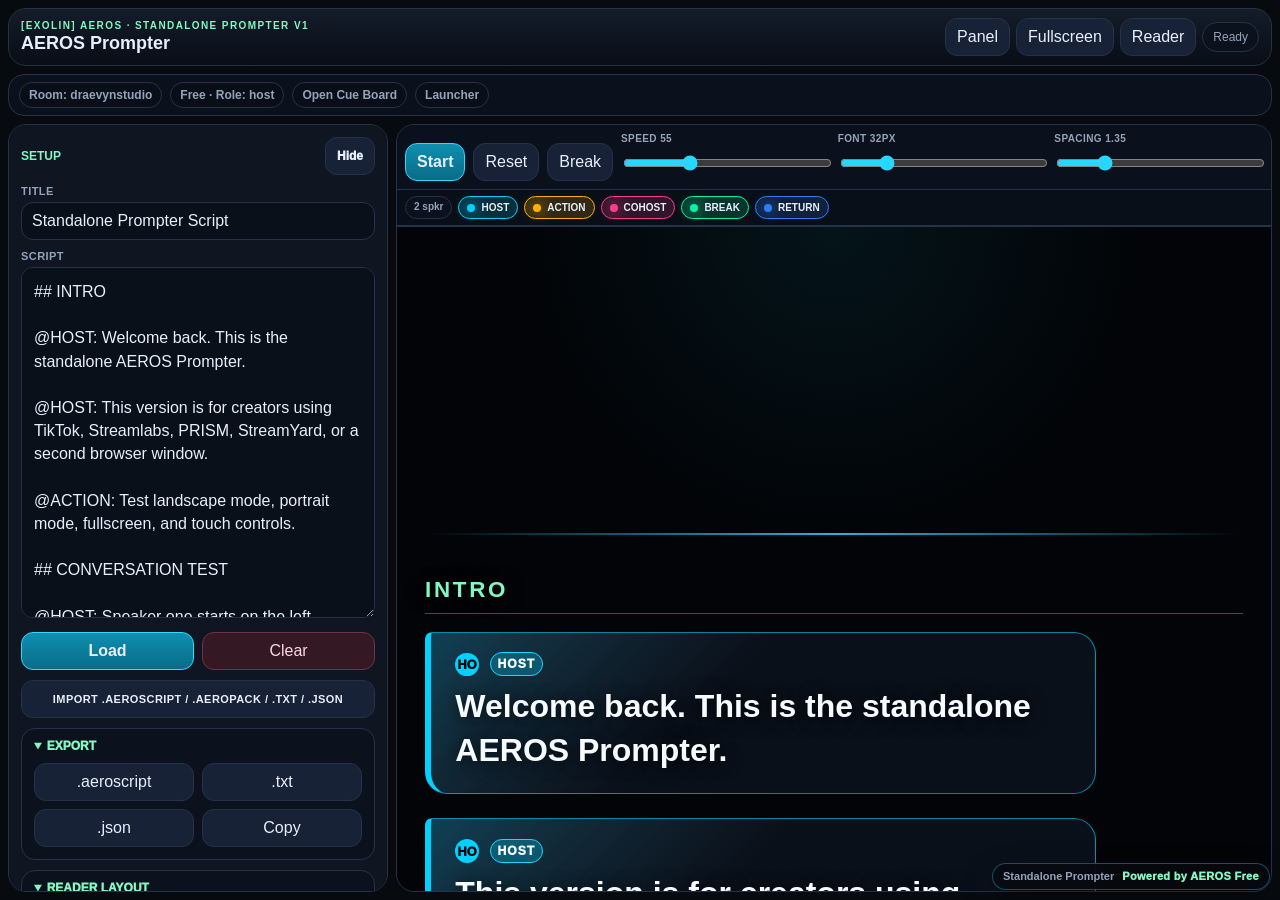
<file: custom/draevyn/aeros-prompter/index.html>
<!DOCTYPE html><html lang="en"><head><meta charset="UTF-8"/><meta name="viewport" content="width=device-width,initial-scale=1.0"/><title>[EXOLIN] AEROS Standalone Prompter</title><link rel="stylesheet" href="standalone.css"/></head><body><div class="app"><header class="top"><div><div class="eyebrow">[EXOLIN] AEROS · Standalone Prompter V1</div><h1>AEROS Prompter</h1></div><div class="top-actions"><button id="panelBtn">Panel</button><button id="fullBtn">Fullscreen</button><button id="readerBtn">Reader</button><span id="status">Ready</span></div></header>

    <div class="dsl-addon-bar" id="dslAddonBar">
      <span id="dslAddonRoom">Room: draevynstudio</span>
      <span id="dslAddonRole">Role: host</span>
      <a href="../draevyn-prompt-board.html" id="dslCueBoardLink">Open Cue Board</a>
      <a href="../draevyn-launch.html" id="dslLauncherLink">Launcher</a>
    </div><main class="layout"><aside id="panel" class="panel"><div class="panel-head"><strong>Setup</strong><button id="hidePanelBtn">Hide</button></div><label>Title</label><input id="title" value="Standalone Prompter Script"/><label>Script</label><textarea id="script" rows="14">## INTRO

@HOST: Welcome back. This is the standalone AEROS Prompter.

@HOST: This version is for creators using TikTok, Streamlabs, PRISM, StreamYard, or a second browser window.

@ACTION: Test landscape mode, portrait mode, fullscreen, and touch controls.

## CONVERSATION TEST

@HOST: Speaker one starts on the left.

@COHOST: Speaker two starts on the right.

@BREAK: Take a short break here if needed.

@RETURN: Return from break and continue.

## OUTRO

@HOST: End of standalone prompter test.</textarea><div class="grid"><button id="loadBtn" class="primary">Load</button><button id="clearBtn" class="danger">Clear</button></div><label class="file">Import .aeroscript / .aeropack / .txt / .json<input id="importFile" type="file" accept=".aeroscript,.aeropack,.txt,.json,application/json,text/plain"/></label><details open><summary>Export</summary><div class="grid"><button id="exportAero">.aeroscript</button><button id="exportTxt">.txt</button><button id="exportJson">.json</button><button id="copyBtn">Copy</button></div></details><details open><summary>Reader Layout</summary><label>Layout</label><select id="layoutMode"><option value="auto">Auto</option><option value="chat">Chat Flow</option><option value="left">Left Only</option><option value="table">Table Read</option></select><label>Screen Mode</label><select id="screenMode"><option value="landscape">Landscape / Desktop</option><option value="portrait">Portrait / TikTok</option><option value="compact">Compact / Side Window</option></select><label>Speaker Focus</label><select id="speakerFocus"><option value="__all">All Speakers</option></select><div class="checks"><label><input id="showActions" type="checkbox" checked/> Show action notes</label><label><input id="showLegend" type="checkbox" checked/> Show speaker legend</label><label><input id="focusLine" type="checkbox"/> Focus line</label></div></details></aside><section class="reader-panel"><div class="strip"><button id="playBtn" class="primary">Start</button><button id="resetBtn">Reset</button><button id="breakBtn">Break</button><div><label>Speed <span id="speedVal">55</span></label><input id="speed" type="range" min="1" max="180" value="55"/></div><div><label>Font <span id="fontVal">32</span>px</label><input id="font" type="range" min="16" max="96" value="32"/></div><div><label>Spacing <span id="spaceVal">1.35</span></label><input id="space" type="range" min="110" max="230" value="135"/></div></div><div id="legend" class="legend"></div><div class="progress"><div id="progress"></div></div><div id="reader" class="reader"><div class="guide"></div><article id="content" class="content"></article><div class="pad"></div></div><div class="touch"><button id="prevBtn">Prev</button><button id="touchPlay" class="primary">Start</button><button id="nextBtn">Next</button></div></section></main></div><script src="standalone.js"></script>
  <script src="../draevyn-tier-config.js"></script>
  <script src="draevyn-prompter-addon.js"></script>
  <div class="aeros-free-attribution" id="aerosFreeAttribution" title="Free Edition attribution. Upgrade to remove branding.">
    <span>Standalone Prompter</span>
    <strong>Powered by AEROS Free</strong>
  </div>

  <script src="aeros-branding.js"></script>
</body></html>
</file>
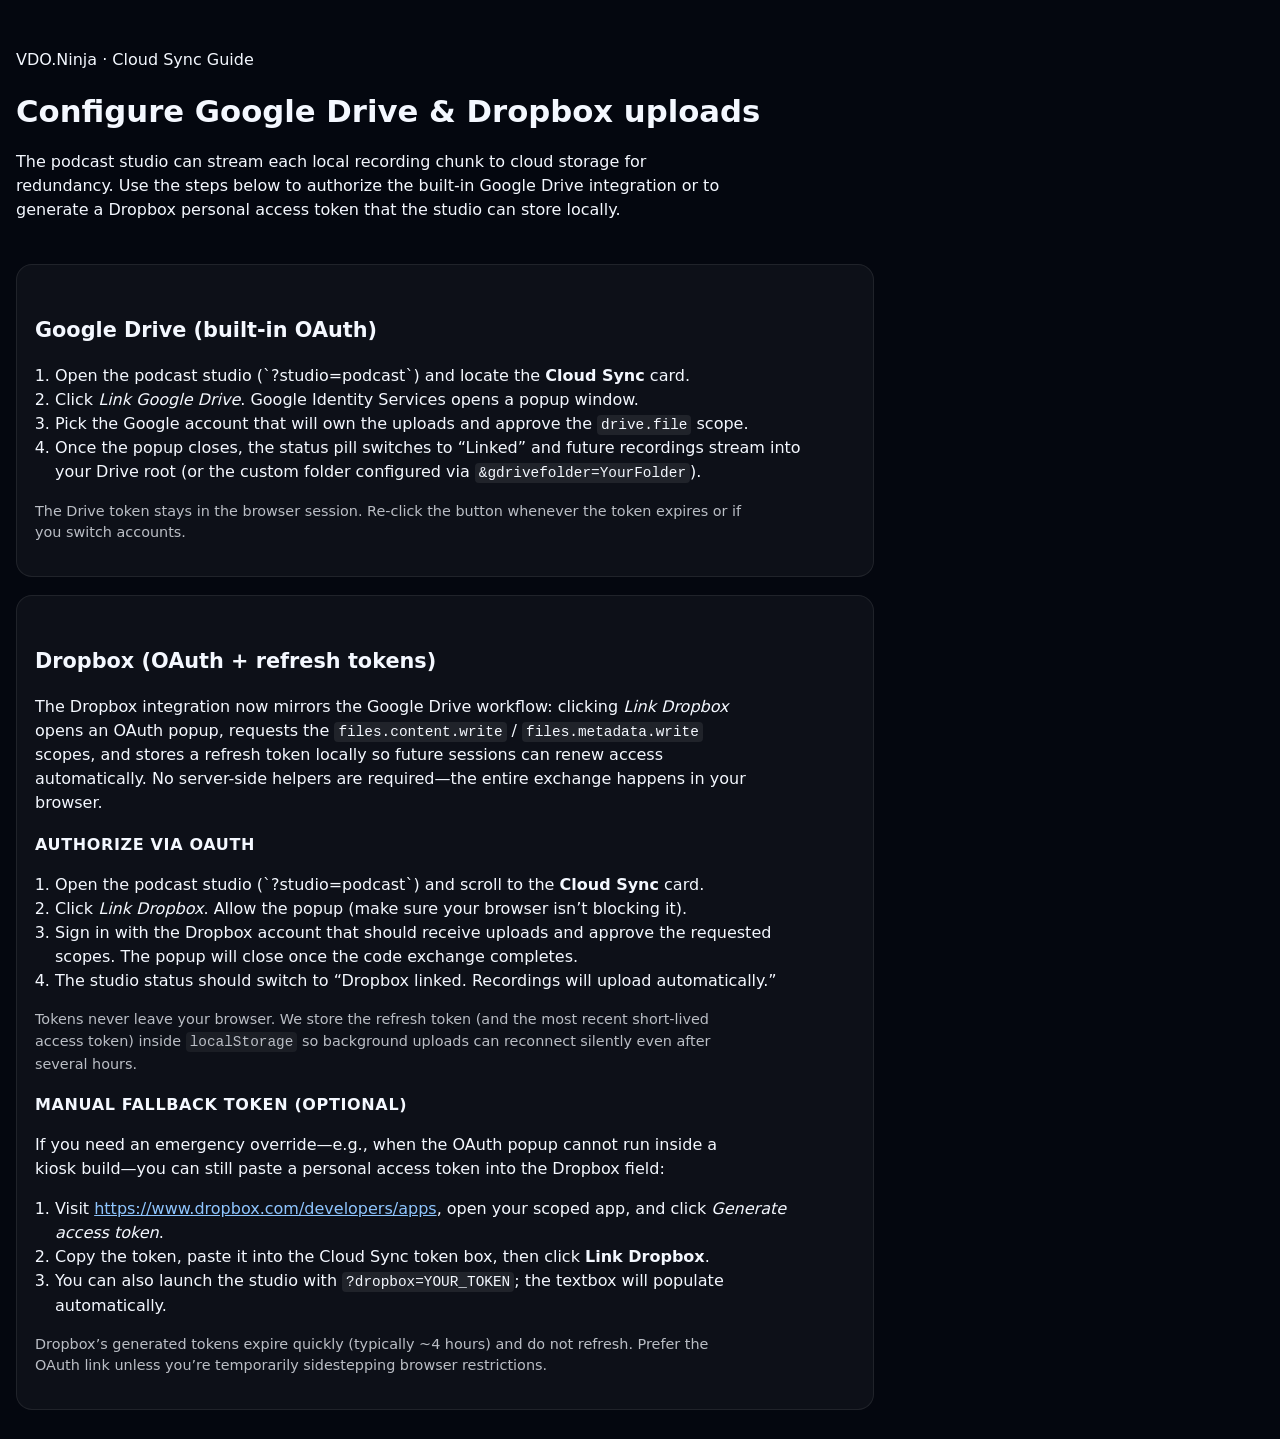
<file: cloud.html>
<!DOCTYPE html>
<html lang="en">
  <head>
    <meta charset="utf-8" />
    <meta name="viewport" content="width=device-width, initial-scale=1" />
    <title>VDO.Ninja Cloud Sync Setup</title>
    <style>
      :root {
        color-scheme: dark;
        font-family: 'Inter', system-ui, -apple-system, BlinkMacSystemFont, 'Segoe UI', sans-serif;
        background: #04070f;
        color: #f4f8ff;
      }
      body {
        margin: 0;
        padding: 0 16px 32px;
        line-height: 1.5;
      }
      header {
        padding: 32px 0 8px;
      }
      h1 {
        margin: 0 0 8px;
        font-size: clamp(1.8rem, 2.4vw, 2.6rem);
      }
      h2 {
        margin-top: 32px;
        font-size: 1.3rem;
      }
      h3 {
        margin-top: 18px;
        font-size: 1rem;
        letter-spacing: 0.04em;
        text-transform: uppercase;
      }
      p {
        max-width: 720px;
      }
      a {
        color: #8fc6ff;
      }
      ol {
        max-width: 760px;
        padding-left: 20px;
      }
      code {
        background: rgba(255, 255, 255, 0.08);
        border-radius: 4px;
        padding: 2px 4px;
        font-size: 0.9rem;
      }
      .card {
        background: rgba(255, 255, 255, 0.04);
        border: 1px solid rgba(255, 255, 255, 0.08);
        border-radius: 16px;
        padding: 18px;
        margin-top: 18px;
        max-width: 820px;
      }
      .note {
        font-size: 0.9rem;
        opacity: 0.75;
      }
      @media (max-width: 640px) {
        body {
          padding: 0 12px 24px;
        }
        .card {
          padding: 16px;
        }
      }
    </style>
  </head>
  <body>
    <header>
      <p>VDO.Ninja · Cloud Sync Guide</p>
      <h1>Configure Google Drive & Dropbox uploads</h1>
      <p>
        The podcast studio can stream each local recording chunk to cloud storage for redundancy. Use the steps below
        to authorize the built-in Google Drive integration or to generate a Dropbox personal access token that the
        studio can store locally.
      </p>
    </header>

    <section id="google-drive" class="card">
      <h2>Google Drive (built-in OAuth)</h2>
      <ol>
        <li>Open the podcast studio (`?studio=podcast`) and locate the <strong>Cloud Sync</strong> card.</li>
        <li>Click <em>Link Google Drive</em>. Google Identity Services opens a popup window.</li>
        <li>Pick the Google account that will own the uploads and approve the <code>drive.file</code> scope.</li>
        <li>
          Once the popup closes, the status pill switches to “Linked” and future recordings stream into your Drive root
          (or the custom folder configured via <code>&amp;gdrivefolder=YourFolder</code>).
        </li>
      </ol>
      <p class="note">
        The Drive token stays in the browser session. Re-click the button whenever the token expires or if you switch
        accounts.
      </p>
    </section>

    <section id="dropbox" class="card">
      <h2>Dropbox (OAuth + refresh tokens)</h2>
      <p>
        The Dropbox integration now mirrors the Google Drive workflow: clicking <em>Link Dropbox</em> opens an OAuth
        popup, requests the <code>files.content.write</code> / <code>files.metadata.write</code> scopes, and stores a
        refresh token locally so future sessions can renew access automatically. No server-side helpers are required—the
        entire exchange happens in your browser.
      </p>
      <h3>Authorize via OAuth</h3>
      <ol>
        <li>Open the podcast studio (`?studio=podcast`) and scroll to the <strong>Cloud Sync</strong> card.</li>
        <li>Click <em>Link Dropbox</em>. Allow the popup (make sure your browser isn’t blocking it).</li>
        <li>
          Sign in with the Dropbox account that should receive uploads and approve the requested scopes. The popup will
          close once the code exchange completes.
        </li>
        <li>The studio status should switch to “Dropbox linked. Recordings will upload automatically.”</li>
      </ol>
      <p class="note">
        Tokens never leave your browser. We store the refresh token (and the most recent short-lived access token) inside
        <code>localStorage</code> so background uploads can reconnect silently even after several hours.
      </p>
      <h3>Manual fallback token (optional)</h3>
      <p>
        If you need an emergency override—e.g., when the OAuth popup cannot run inside a kiosk build—you can still paste
        a personal access token into the Dropbox field:
      </p>
      <ol>
        <li>
          Visit
          <a href="https://www.dropbox.com/developers/apps" target="_blank" rel="noopener"
            >https://www.dropbox.com/developers/apps</a
          >, open your scoped app, and click <em>Generate access token</em>.
        </li>
        <li>Copy the token, paste it into the Cloud Sync token box, then click <strong>Link Dropbox</strong>.</li>
        <li>
          You can also launch the studio with <code>?dropbox=YOUR_TOKEN</code>; the textbox will populate automatically.
        </li>
      </ol>
      <p class="note">
        Dropbox’s generated tokens expire quickly (typically ~4 hours) and do not refresh. Prefer the OAuth link unless
        you’re temporarily sidestepping browser restrictions.
      </p>
    </section>
  </body>
</html>
</file>
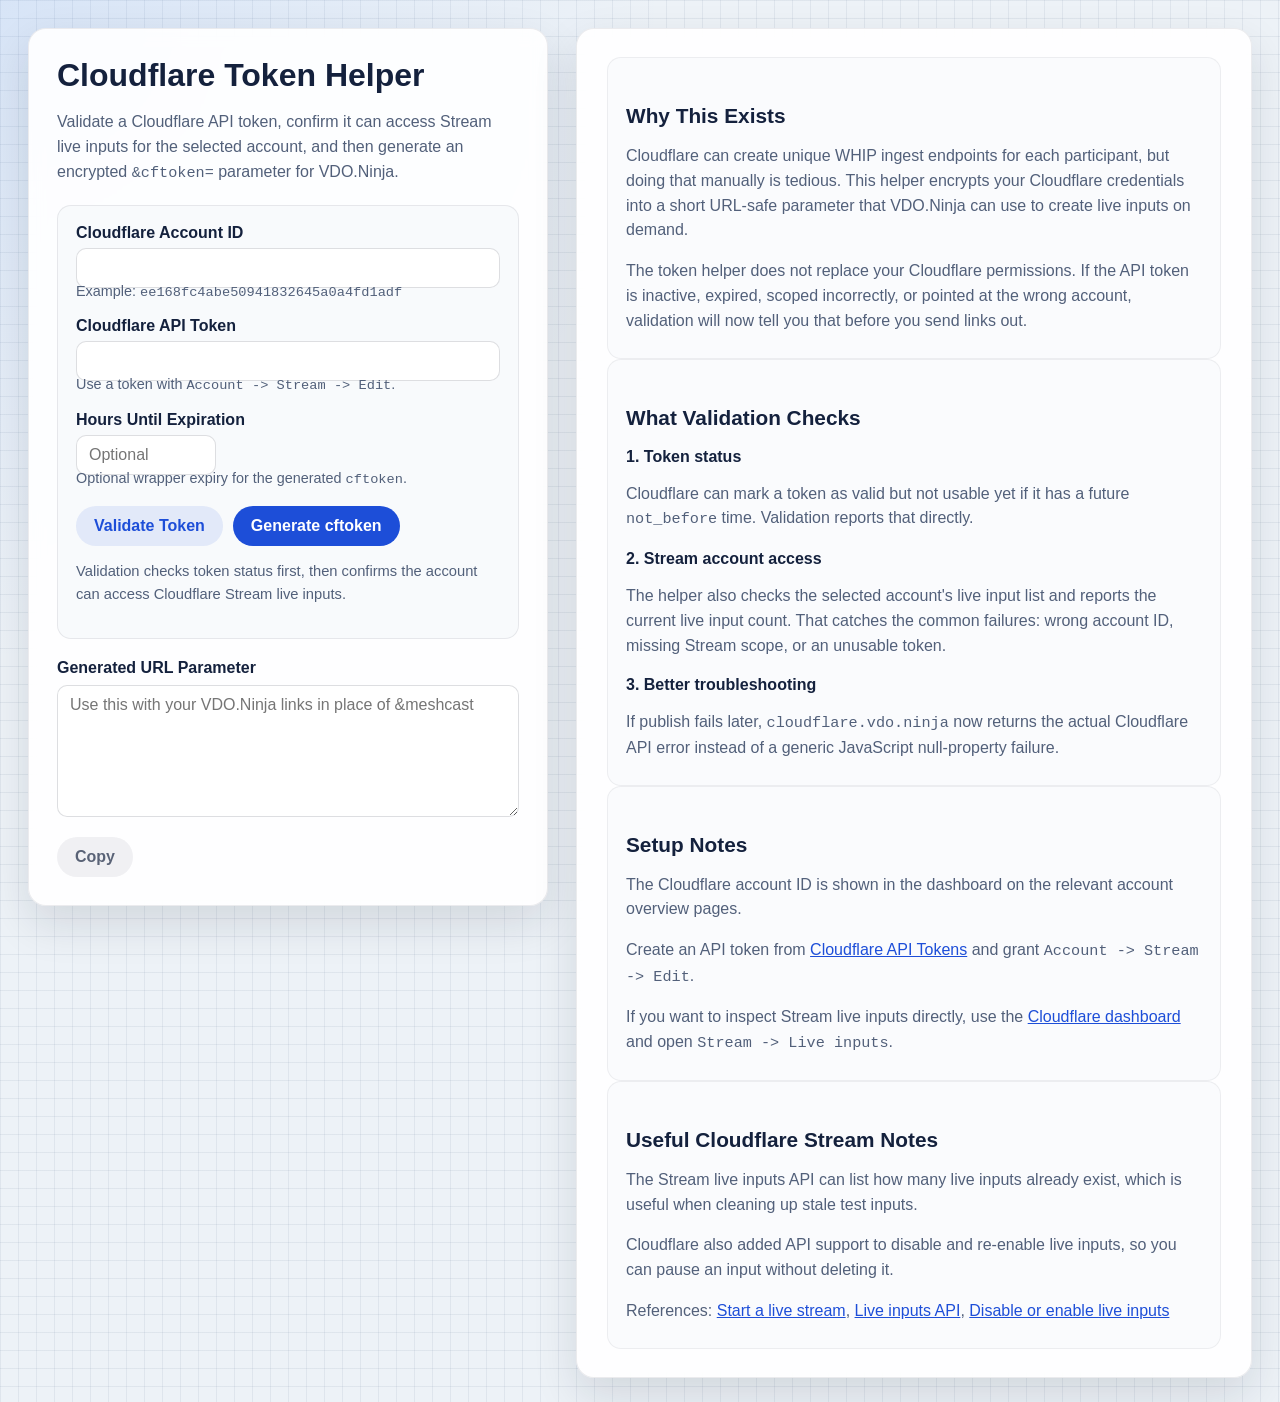
<file: cloudflare.html>
<!DOCTYPE html>
<html lang="en">
<head>
    <meta charset="utf-8">
    <meta name="viewport" content="width=device-width, initial-scale=1">
    <meta name="description" content="Validate a Cloudflare Stream API token and generate an encrypted cftoken parameter for VDO.Ninja.">
    <title>Cloudflare Token Helper | VDO.Ninja</title>
    <link rel="icon" href="/media/favicon.ico" sizes="any">
    <link rel="icon" type="image/png" sizes="32x32" href="/media/favicon-32x32.png">
    <link rel="icon" type="image/png" sizes="16x16" href="/media/favicon-16x16.png">
    <style>
        :root {
            --page-bg: #edf2f7;
            --panel-bg: rgba(255, 255, 255, 0.92);
            --panel-border: rgba(15, 23, 42, 0.08);
            --text: #14213d;
            --muted: #52607a;
            --primary: #1d4ed8;
            --primary-hover: #1e40af;
            --success-bg: #e8f8ef;
            --success-border: #8fd19e;
            --success-text: #166534;
            --warning-bg: #fff7db;
            --warning-border: #f2c96d;
            --warning-text: #8a5a00;
            --error-bg: #feebee;
            --error-border: #f3a7af;
            --error-text: #b42318;
            --info-bg: #e8f1ff;
            --info-border: #9ebeff;
            --info-text: #1e3a8a;
            --shadow: 0 18px 45px rgba(15, 23, 42, 0.12);
        }

        * {
            box-sizing: border-box;
        }

        body {
            margin: 0;
            font-family: Arial, sans-serif;
            color: var(--text);
            background:
                radial-gradient(circle at top left, rgba(59, 130, 246, 0.12), transparent 35%),
                linear-gradient(to right, rgba(148, 163, 184, 0.16) 1px, transparent 1px),
                linear-gradient(to bottom, rgba(148, 163, 184, 0.16) 1px, transparent 1px),
                var(--page-bg);
            background-size: auto, 18px 18px, 18px 18px, auto;
        }

        a {
            color: var(--primary);
        }

        a:hover {
            color: var(--primary-hover);
        }

        .page {
            display: grid;
            grid-template-columns: minmax(320px, 520px) minmax(320px, 1fr);
            gap: 28px;
            min-height: 100vh;
            padding: 28px;
            align-items: start;
        }

        .panel {
            background: var(--panel-bg);
            border: 1px solid var(--panel-border);
            border-radius: 18px;
            box-shadow: var(--shadow);
            backdrop-filter: blur(8px);
        }

        .tool-panel {
            padding: 28px;
            position: sticky;
            top: 24px;
        }

        .content-panel {
            padding: 28px 30px;
        }

        h1,
        h2,
        h3 {
            margin-top: 0;
        }

        h1 {
            margin-bottom: 12px;
            font-size: 2rem;
        }

        h2 {
            margin-top: 28px;
            margin-bottom: 12px;
            font-size: 1.3rem;
        }

        h3 {
            margin-top: 18px;
            margin-bottom: 8px;
            font-size: 1rem;
        }

        p,
        li {
            color: var(--muted);
            line-height: 1.55;
        }

        .intro {
            margin-bottom: 20px;
        }

        .form-card {
            background: rgba(248, 250, 252, 0.9);
            border: 1px solid rgba(15, 23, 42, 0.08);
            border-radius: 14px;
            padding: 18px;
        }

        label {
            display: block;
            margin-bottom: 6px;
            font-weight: 600;
            color: var(--text);
        }

        .field-note {
            margin-top: -8px;
            margin-bottom: 14px;
            font-size: 0.9rem;
            color: var(--muted);
        }

        input[type="text"],
        input[type="password"],
        input[type="number"],
        textarea {
            width: 100%;
            padding: 10px 12px;
            border: 1px solid rgba(15, 23, 42, 0.14);
            border-radius: 10px;
            font: inherit;
            color: var(--text);
            background: #fff;
        }

        input[type="number"] {
            max-width: 140px;
        }

        textarea {
            min-height: 132px;
            resize: vertical;
        }

        .actions,
        .response-actions {
            display: flex;
            gap: 10px;
            flex-wrap: wrap;
            margin-top: 16px;
        }

        button {
            border: none;
            border-radius: 999px;
            padding: 11px 18px;
            font: inherit;
            font-weight: 700;
            cursor: pointer;
            transition: transform 0.12s ease, background 0.12s ease, opacity 0.12s ease;
        }

        button:hover:not(:disabled) {
            transform: translateY(-1px);
        }

        button:disabled {
            cursor: wait;
            opacity: 0.7;
        }

        .primary-button {
            background: var(--primary);
            color: #fff;
        }

        .primary-button:hover:not(:disabled) {
            background: var(--primary-hover);
        }

        .secondary-button {
            background: rgba(29, 78, 216, 0.1);
            color: var(--primary);
        }

        .secondary-button:hover:not(:disabled) {
            background: rgba(29, 78, 216, 0.16);
        }

        .ghost-button {
            background: rgba(15, 23, 42, 0.08);
            color: var(--text);
        }

        .status {
            margin-top: 18px;
            padding: 14px 16px;
            border-radius: 12px;
            border: 1px solid transparent;
        }

        .status.hidden,
        .meta.hidden {
            display: none;
        }

        .status strong {
            display: block;
            margin-bottom: 6px;
        }

        .status.success {
            background: var(--success-bg);
            border-color: var(--success-border);
            color: var(--success-text);
        }

        .status.warning {
            background: var(--warning-bg);
            border-color: var(--warning-border);
            color: var(--warning-text);
        }

        .status.error {
            background: var(--error-bg);
            border-color: var(--error-border);
            color: var(--error-text);
        }

        .status.info {
            background: var(--info-bg);
            border-color: var(--info-border);
            color: var(--info-text);
        }

        .meta {
            margin-top: 14px;
            padding: 14px 16px;
            border-radius: 12px;
            background: rgba(255, 255, 255, 0.7);
            border: 1px solid rgba(15, 23, 42, 0.08);
        }

        .meta ul {
            margin: 0;
            padding-left: 18px;
        }

        .meta li + li {
            margin-top: 6px;
        }

        .output-label {
            margin-top: 20px;
            margin-bottom: 8px;
        }

        .hint {
            margin-top: 14px;
            font-size: 0.92rem;
        }

        .section-card {
            background: rgba(248, 250, 252, 0.72);
            border-radius: 14px;
            padding: 18px 18px 8px;
            border: 1px solid rgba(15, 23, 42, 0.06);
        }

        code {
            font-family: Consolas, monospace;
            font-size: 0.95em;
        }

        @media (max-width: 980px) {
            .page {
                grid-template-columns: 1fr;
            }

            .tool-panel {
                position: static;
            }
        }
    </style>
</head>
<body>
    <div class="page">
        <section class="panel tool-panel">
            <h1>Cloudflare Token Helper</h1>
            <p class="intro">
                Validate a Cloudflare API token, confirm it can access Stream live inputs for the selected account,
                and then generate an encrypted <code>&amp;cftoken=</code> parameter for VDO.Ninja.
            </p>

            <div class="form-card">
                <label for="userId">Cloudflare Account ID</label>
                <input type="text" id="userId" name="userId" autocomplete="userId" spellcheck="false" required>
                <p class="field-note">Example: <code>ee168fc4abe50941832645a0a4fd1adf</code></p>

                <label for="accessToken">Cloudflare API Token</label>
                <input type="password" id="accessToken" autocomplete="accessToken" name="accessToken" required>
                <p class="field-note">Use a token with <code>Account -&gt; Stream -&gt; Edit</code>.</p>

                <label for="expiration">Hours Until Expiration</label>
                <input min="0" type="number" id="expiration" name="expiration" placeholder="Optional">
                <p class="field-note">Optional wrapper expiry for the generated <code>cftoken</code>.</p>

                <div class="actions">
                    <button type="button" id="validateButton" class="secondary-button">Validate Token</button>
                    <button type="button" id="submitButton" class="primary-button">Generate cftoken</button>
                </div>

                <p class="hint">
                    Validation checks token status first, then confirms the account can access Cloudflare Stream live inputs.
                </p>
            </div>

            <div id="statusBanner" class="status hidden" role="status" aria-live="polite"></div>
            <div id="validationMeta" class="meta hidden"></div>

            <label for="response" class="output-label">Generated URL Parameter</label>
            <textarea id="response" rows="5" readonly placeholder="Use this with your VDO.Ninja links in place of &amp;meshcast"></textarea>

            <div class="response-actions">
                <button type="button" id="copyButton" class="ghost-button" disabled>Copy</button>
            </div>
        </section>

        <section class="panel content-panel">
            <div class="section-card">
                <h2>Why This Exists</h2>
                <p>
                    Cloudflare can create unique WHIP ingest endpoints for each participant, but doing that manually is tedious.
                    This helper encrypts your Cloudflare credentials into a short URL-safe parameter that VDO.Ninja can use to
                    create live inputs on demand.
                </p>
                <p>
                    The token helper does not replace your Cloudflare permissions. If the API token is inactive, expired,
                    scoped incorrectly, or pointed at the wrong account, validation will now tell you that before you send links out.
                </p>
            </div>

            <div class="section-card">
                <h2>What Validation Checks</h2>
                <h3>1. Token status</h3>
                <p>
                    Cloudflare can mark a token as valid but not usable yet if it has a future <code>not_before</code> time.
                    Validation reports that directly.
                </p>

                <h3>2. Stream account access</h3>
                <p>
                    The helper also checks the selected account's live input list and reports the current live input count.
                    That catches the common failures: wrong account ID, missing Stream scope, or an unusable token.
                </p>

                <h3>3. Better troubleshooting</h3>
                <p>
                    If publish fails later, <code>cloudflare.vdo.ninja</code> now returns the actual Cloudflare API error instead of a generic
                    JavaScript null-property failure.
                </p>
            </div>

            <div class="section-card">
                <h2>Setup Notes</h2>
                <p>The Cloudflare account ID is shown in the dashboard on the relevant account overview pages.</p>
                <p>
                    Create an API token from
                    <a href="https://dash.cloudflare.com/profile/api-tokens" target="_blank" rel="noopener noreferrer">Cloudflare API Tokens</a>
                    and grant <code>Account -&gt; Stream -&gt; Edit</code>.
                </p>
                <p>
                    If you want to inspect Stream live inputs directly, use the
                    <a href="https://dash.cloudflare.com" target="_blank" rel="noopener noreferrer">Cloudflare dashboard</a>
                    and open <code>Stream -&gt; Live inputs</code>.
                </p>
            </div>

            <div class="section-card">
                <h2>Useful Cloudflare Stream Notes</h2>
                <p>
                    The Stream live inputs API can list how many live inputs already exist, which is useful when cleaning up stale test inputs.
                </p>
                <p>
                    Cloudflare also added API support to disable and re-enable live inputs, so you can pause an input without deleting it.
                </p>
                <p>
                    References:
                    <a href="https://developers.cloudflare.com/stream/get-started/" target="_blank" rel="noopener noreferrer">Start a live stream</a>,
                    <a href="https://developers.cloudflare.com/api/resources/stream/subresources/live_inputs/" target="_blank" rel="noopener noreferrer">Live inputs API</a>,
                    <a href="https://developers.cloudflare.com/changelog/post/2026-02-24-disable-live-inputs/" target="_blank" rel="noopener noreferrer">Disable or enable live inputs</a>
                </p>
            </div>
        </section>
    </div>

    <script>
        let lastValidation = null;

        function setStorage(name, value, hours) {
            const now = new Date();
            const item = {
                value: value,
                expiry: now.getTime() + ((hours || 9999) * 60 * 60 * 1000)
            };
            localStorage.setItem(name, JSON.stringify(item));
        }

        function getStorage(name) {
            const itemStr = localStorage.getItem(name);
            if (!itemStr) {
                return "";
            }

            try {
                const item = JSON.parse(itemStr);
                if (Date.now() > item.expiry) {
                    localStorage.removeItem(name);
                    return "";
                }
                return item.value || "";
            } catch (error) {
                localStorage.removeItem(name);
                return "";
            }
        }

        function getFormData() {
            return {
                accessToken: (document.getElementById("accessToken").value || "").trim(),
                userId: (document.getElementById("userId").value || "").trim(),
                expiration: (document.getElementById("expiration").value || "").trim()
            };
        }

        function saveFields(data) {
            setStorage("accessToken", data.accessToken);
            setStorage("userId", data.userId);
            setStorage("expiration", data.expiration);
        }

        function setBusy(button, label, busy) {
            if (!button.dataset.defaultLabel) {
                button.dataset.defaultLabel = button.textContent;
            }
            button.disabled = busy;
            button.textContent = busy ? label : button.dataset.defaultLabel;
        }

        function formatDate(value) {
            if (!value) {
                return null;
            }

            const date = new Date(value);
            if (Number.isNaN(date.getTime())) {
                return value;
            }

            return date.toLocaleString(undefined, {
                dateStyle: "medium",
                timeStyle: "short"
            });
        }

        function setStatus(kind, title, lines) {
            const banner = document.getElementById("statusBanner");
            banner.className = `status ${kind}`;
            let html = `<strong>${title}</strong>`;
            if (lines && lines.length) {
                html += lines.map((line) => `<div>${line}</div>`).join("");
            }
            banner.innerHTML = html;
        }

        function renderMeta(items) {
            const meta = document.getElementById("validationMeta");
            if (!items || !items.length) {
                meta.className = "meta hidden";
                meta.innerHTML = "";
                return;
            }

            meta.className = "meta";
            meta.innerHTML = `<ul>${items.map((item) => `<li>${item}</li>`).join("")}</ul>`;
        }

        function resetValidationState() {
            lastValidation = null;
            renderMeta([]);
        }

        function buildValidationMeta(validation) {
            const items = [];
            if (validation.token && validation.token.status) {
                items.push(`Token status: ${validation.token.status}`);
            }
            if (validation.token && validation.token.notBefore) {
                items.push(`Token not before: ${formatDate(validation.token.notBefore)}`);
            }
            if (validation.token && validation.token.expiresOn) {
                items.push(`Token expires: ${formatDate(validation.token.expiresOn)}`);
            }
            if (validation.account && validation.account.id) {
                items.push(`Account ID: ${validation.account.id}`);
            }
            if (validation.accountChecked) {
                const total = validation.account && validation.account.liveInputsTotal;
                items.push(`Existing live inputs in account: ${typeof total === "number" ? total : "unknown"}`);
            }
            if (validation.token && validation.token.scope) {
                items.push(`Verification endpoint used: ${validation.token.scope}`);
            }
            return items;
        }

        function renderValidation(validation) {
            const metaItems = buildValidationMeta(validation);
            renderMeta(metaItems);

            if (validation.ok && validation.canUseNow) {
                const lines = [];
                if (validation.accountChecked && validation.account && typeof validation.account.liveInputsTotal === "number") {
                    lines.push(`Cloudflare Stream access is working. Live inputs currently in the account: ${validation.account.liveInputsTotal}.`);
                }
                setStatus("success", "Token is active and Stream access check passed.", lines);
                return;
            }

            if (validation.warnings && validation.warnings.length && (!validation.errors || !validation.errors.length)) {
                setStatus("warning", "Token generated later may work, but it is not fully usable right now.", validation.warnings);
                return;
            }

            const lines = [];
            if (validation.errors) {
                validation.errors.forEach((item) => lines.push(item));
            }
            if (validation.warnings) {
                validation.warnings.forEach((item) => lines.push(item));
            }
            setStatus("error", "Validation failed.", lines.length ? lines : ["Cloudflare rejected the token or account settings."]);
        }

        async function postJson(url, payload) {
            const response = await fetch(url, {
                method: "POST",
                headers: {
                    "Content-Type": "application/json"
                },
                body: JSON.stringify(payload)
            });

            const text = await response.text();
            let json = null;
            try {
                json = JSON.parse(text);
            } catch (error) {
                json = null;
            }

            return {
                ok: response.ok,
                status: response.status,
                text: text,
                json: json
            };
        }

        async function validateToken() {
            const validateButton = document.getElementById("validateButton");
            const data = getFormData();

            if (!data.accessToken || !data.userId) {
                setStatus("error", "Cloudflare API token and account ID are required.", []);
                renderMeta([]);
                return null;
            }

            saveFields(data);
            setBusy(validateButton, "Validating...", true);
            setStatus("info", "Checking Cloudflare token and Stream access...", []);

            try {
                const result = await postJson("https://cloudflare.vdo.ninja/validate/", data);
                if (!result.json) {
                    throw new Error(result.text || `Validation failed with HTTP ${result.status}`);
                }

                lastValidation = result.json;
                renderValidation(result.json);
                return result.json;
            } catch (error) {
                resetValidationState();
                setStatus("error", "Validation request failed.", [error.message || "Unknown error"]);
                return null;
            } finally {
                setBusy(validateButton, "Validating...", false);
            }
        }

        async function generateToken() {
            const submitButton = document.getElementById("submitButton");
            const responseField = document.getElementById("response");
            const copyButton = document.getElementById("copyButton");
            const data = getFormData();

            if (!data.accessToken || !data.userId) {
                setStatus("error", "Cloudflare API token and account ID are required.", []);
                return;
            }

            saveFields(data);
            setBusy(submitButton, "Generating...", true);

            try {
                if (!lastValidation) {
                    await validateToken();
                }

                const result = await postJson("https://cloudflare.vdo.ninja/encode/", data);
                if (!result.ok) {
                    throw new Error(result.text || `Generation failed with HTTP ${result.status}`);
                }

                responseField.value = `&cftoken=${encodeURIComponent(result.text)}`;
                copyButton.disabled = false;

                if (lastValidation && lastValidation.ok && lastValidation.canUseNow) {
                    setStatus("success", "Encrypted cftoken generated.", ["Validation already passed for this token and account."]);
                } else if (lastValidation && lastValidation.warnings && lastValidation.warnings.length) {
                    setStatus("warning", "Encrypted cftoken generated, but validation still shows a timing or availability warning.", lastValidation.warnings);
                } else if (lastValidation && lastValidation.errors && lastValidation.errors.length) {
                    setStatus("warning", "Encrypted cftoken generated, but validation still shows an account or permission problem.", lastValidation.errors);
                } else {
                    setStatus("info", "Encrypted cftoken generated.", ["Run validation before sharing the link if you want to confirm token timing and Stream access."]);
                }
            } catch (error) {
                setStatus("error", "Could not generate cftoken.", [error.message || "Unknown error"]);
            } finally {
                setBusy(submitButton, "Generating...", false);
            }
        }

        async function copyResponse() {
            const responseField = document.getElementById("response");
            if (!responseField.value) {
                return;
            }

            try {
                await navigator.clipboard.writeText(responseField.value);
                setStatus("success", "Copied.", ["The generated cftoken parameter is now in your clipboard."]);
            } catch (error) {
                responseField.select();
                document.execCommand("copy");
                setStatus("success", "Copied.", ["The generated cftoken parameter is now in your clipboard."]);
            }
        }

        document.getElementById("accessToken").value = getStorage("accessToken");
        document.getElementById("userId").value = getStorage("userId");
        document.getElementById("expiration").value = getStorage("expiration");

        document.getElementById("validateButton").addEventListener("click", validateToken);
        document.getElementById("submitButton").addEventListener("click", generateToken);
        document.getElementById("copyButton").addEventListener("click", copyResponse);

        ["accessToken", "userId", "expiration"].forEach((id) => {
            document.getElementById(id).addEventListener("input", () => {
                resetValidationState();
            });
        });
    </script>
</body>
</html>
</file>
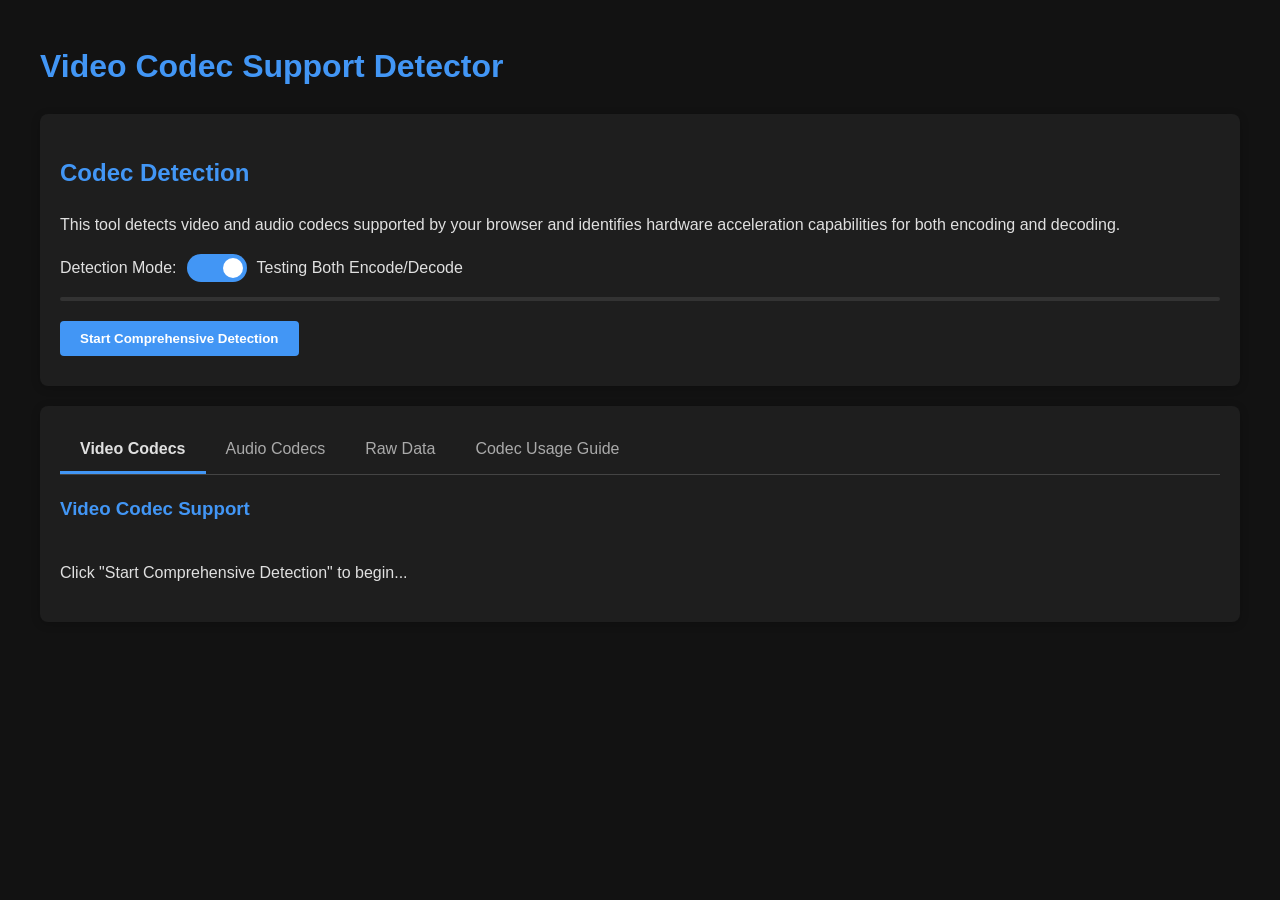
<file: codecs.html>
<!-- codecs.html !-->
<!DOCTYPE html>
<html lang="en">
<head>
  <meta charset="UTF-8">
  <meta name="viewport" content="width=device-width, initial-scale=1.0, maximum-scale=1.0, user-scalable=no">
  <title>VDO.Ninja Codec Support Detector</title>
  <meta id="metaTitle" name="title" content="VDO.Ninja Codec Support Detector">
  <meta name="description" content="Check browser codec support for VDO.Ninja. Detect hardware acceleration for video encoding and decoding.">
  <meta name="author" content="Steve Seguin">
  <meta name="copyright" content="&copy; 2024 Steve Seguin">
  <meta name="license" content="https://github.com/steveseguin/vdo.ninja/LICENSE.md">
  <meta name="sourcecode" content="https://github.com/steveseguin/vdo.ninja">
  <meta name="robots" content="index, follow">
  <link rel="canonical" href="https://vdo.ninja/codec">
  <link rel="author" href="/about">
  
  <meta name="msapplication-TileColor" content="#da532c">
  <meta name="theme-color" content="#0f131d">
  
  <link rel="shortcut icon" href="data:image/x-icon;," type="image/x-icon">
  <link id="favicon1" rel="icon" type="image/png" sizes="32x32" href="./media/favicon-32x32.png">
  <link id="favicon2" rel="icon" type="image/png" sizes="16x16" href="./media/favicon-16x16.png">
  <link id="favicon3" rel="icon" href="./media/favicon.ico">
  
  <!-- X (Twitter) Card Tags -->
  <meta name="twitter:card" content="summary_large_image">
  <meta name="twitter:creator" content="@SteveSeguin">
  <meta name="twitter:title" content="VDO.Ninja Codec Support Detector">
  <meta name="twitter:description" content="Check browser codec support for VDO.Ninja. Detect hardware acceleration for video encoding and decoding.">
  <meta name="twitter:image" content="https://vdo.ninja/media/vdoNinja_logo_full.png">
  
  <!-- Open Graph Tags -->
  <meta property="og:type" content="website">
  <meta property="og:url" content="https://vdo.ninja/codec">
  <meta property="og:title" content="VDO.Ninja Codec Support Detector">
  <meta property="og:description" content="Check browser codec support for VDO.Ninja. Detect hardware acceleration for video encoding and decoding.">
  <meta property="og:image" content="https://vdo.ninja/media/vdoNinja_logo_full.png">
  <meta property="og:image:width" content="1200">
  <meta property="og:image:height" content="630">
  <meta property="og:site_name" content="VDO.Ninja">
  <style>
    body {
      font-family: -apple-system, BlinkMacSystemFont, 'Segoe UI', Roboto, Oxygen, Ubuntu, Cantarell, 'Open Sans', 'Helvetica Neue', sans-serif;
      line-height: 1.6;
      color: #e0e0e0;
      max-width: 1200px;
      margin: 0 auto;
      padding: 20px;
      background-color: #121212;
    }
    
    h1, h2, h3 {
      color: #4296f5;
    }
	
	a { 
		color: #4296f5;
	}
    .container {
      background-color: #1e1e1e;
      border-radius: 8px;
      box-shadow: 0 2px 10px rgba(0,0,0,0.2);
      padding: 20px;
      margin-bottom: 20px;
    }
    
    .codec-list {
      display: grid;
      grid-template-columns: repeat(auto-fill, minmax(300px, 1fr));
      gap: 15px;
      margin-top: 20px;
    }
    
    .codec-item {
      background-color: #2a2a2a;
      border-radius: 6px;
      padding: 15px;
      border-left: 4px solid #4296f5;
      position: relative;
    }
    
    .badge {
      display: inline-block;
      padding: 3px 8px;
      border-radius: 4px;
      font-size: 12px;
      font-weight: bold;
      margin-right: 5px;
      margin-bottom: 5px;
    }
    
    .badge-hw {
      background-color: #34a853;
      color: white;
    }
    
    .badge-sw {
      background-color: #fbbc04;
      color: white;
    }
    
    .badge-recorder {
      background-color: #4296f5;
      color: white;
    }
    
    .badge-webcodec {
      background-color: #ea4335;
      color: white;
    }
    
    .badge-webrtc {
      background-color: #8f44eb;
      color: white;
    }
    
    .badge-mediacapabilities {
      background-color: #ff6d01;
      color: white;
    }
    
    .badge-encoder {
      background-color: #01c0ff;
      color: white;
    }
    
    .badge-decoder {
      background-color: #ff01c0;
      color: white;
    }
    
    .codec-name {
      font-weight: bold;
      margin-bottom: 8px;
    }
    
    .details {
      font-size: 14px;
      color: #aaa;
      margin-top: 10px;
    }
    
    .status-bar {
      height: 4px;
      width: 100%;
      background-color: #333;
      position: relative;
      margin-bottom: 20px;
      border-radius: 2px;
      overflow: hidden;
    }
    
    .status-progress {
      position: absolute;
      height: 100%;
      background-color: #4296f5;
      transition: width 0.3s;
    }
    
    .tabs {
      display: flex;
      margin-bottom: 15px;
      border-bottom: 1px solid #444;
    }
    
    .tab {
      padding: 10px 20px;
      cursor: pointer;
      border-bottom: 3px solid transparent;
      color: #aaa;
    }
    
    .tab.active {
      border-bottom: 3px solid #4296f5;
      font-weight: bold;
      color: #e0e0e0;
    }
    
    .tab-content {
      display: none;
    }
    
    .tab-content.active {
      display: block;
    }
    
    button {
      background-color: #4296f5;
      color: white;
      border: none;
      padding: 10px 20px;
      border-radius: 4px;
      cursor: pointer;
      font-weight: bold;
    }
    
    button:hover {
      background-color: #2979e2;
    }
    
    button:disabled {
      background-color: #555;
      cursor: not-allowed;
    }
    
    #error-message {
      color: #ff5252;
      font-weight: bold;
      margin-top: 10px;
    }
    
    .toggle-container {
      display: flex;
      margin: 15px 0;
      align-items: center;
    }
    
    .toggle-label {
      margin-right: 10px;
    }
    
    .toggle-switch {
      position: relative;
      display: inline-block;
      width: 60px;
      height: 28px;
    }
    
    .toggle-switch input {
      opacity: 0;
      width: 0;
      height: 0;
    }
    
    .toggle-slider {
      position: absolute;
      cursor: pointer;
      top: 0;
      left: 0;
      right: 0;
      bottom: 0;
      background-color: #333;
      transition: .4s;
      border-radius: 34px;
    }
    
    .toggle-slider:before {
      position: absolute;
      content: "";
      height: 20px;
      width: 20px;
      left: 4px;
      bottom: 4px;
      background-color: #fff;
      transition: .4s;
      border-radius: 50%;
    }
    
    input:checked + .toggle-slider {
      background-color: #4296f5;
    }
    
    input:checked + .toggle-slider:before {
      transform: translateX(32px);
    }
    
    .toggle-text {
      margin-left: 10px;
    }
    
    pre {
      background: #2a2a2a;
      padding: 15px;
      overflow: auto;
      max-height: 400px;
      color: #e0e0e0;
      border-radius: 4px;
    }
  .codec-guide-container {
    display: flex;
    flex-direction: column;
    gap: 30px;
  }
  
  .codec-section {
    background-color: #2a2a2a;
    border-radius: 8px;
    padding: 20px;
    margin-bottom: 15px;
  }
  
  .codec-section h4 {
    color: #4296f5;
    margin-top: 0;
    margin-bottom: 10px;
    border-bottom: 1px solid #444;
    padding-bottom: 8px;
  }
  
  .usage-block, .tips-block, .note-block, .feature-block {
    background-color: #333;
    border-radius: 6px;
    padding: 15px;
    margin-bottom: 15px;
  }
  
  .usage-header, .tip-header, .note-header, .feature-header {
    font-weight: bold;
    color: #4296f5;
    margin-bottom: 10px;
  }
  
  .usage-example {
    font-family: monospace;
    background-color: #222;
    padding: 8px 12px;
    border-radius: 4px;
    margin-bottom: 8px;
    white-space: nowrap;
    overflow-x: auto;
  }
  
  .options-table {
    width: 100%;
    border-collapse: separate;
    border-spacing: 0;
    margin-bottom: 15px;
  }
  
  .option-row {
    display: flex;
    border-bottom: 1px solid #444;
  }
  
  .option-row:last-child {
    border-bottom: none;
  }
  
  .header-row {
    background-color: #333;
    font-weight: bold;
  }
  
  .option-cell {
    padding: 10px;
    flex: 1;
  }
  
  .option-cell:first-child {
    flex: 0 0 120px;
  }
  
  .option-cell code {
    background-color: #222;
    padding: 2px 5px;
    border-radius: 3px;
    font-family: monospace;
  }
  
  .tips-list, .note-list, .feature-list {
    margin: 0;
    padding-left: 20px;
  }
  
  .tips-list li, .note-list li, .feature-list li {
    margin-bottom: 8px;
  }
  
  @media (max-width: 768px) {
    .option-row {
      flex-direction: column;
    }
    
    .option-cell {
      padding: 8px;
    }
    
    .option-cell:first-child {
      flex: 1;
      background-color: #333;
      font-weight: bold;
    }
    
    .header-row {
      display: none;
    }
  }
  </style>
</head>
<body>
  <h1>Video Codec Support Detector</h1>
  
  <div class="container">
    <h2>Codec Detection</h2>
    <p>This tool detects video and audio codecs supported by your browser and identifies hardware acceleration capabilities for both encoding and decoding.</p>
    
    <div class="toggle-container">
      <span class="toggle-label">Detection Mode:</span>
      <label class="toggle-switch">
        <input type="checkbox" id="toggle-mode" checked>
        <span class="toggle-slider"></span>
      </label>
      <span class="toggle-text" id="mode-text">Testing Both Encode/Decode</span>
    </div>
    
    <div class="status-bar">
      <div id="status-progress" class="status-progress" style="width: 0%"></div>
    </div>
    
    <button id="start-detection">Start Comprehensive Detection</button>
    <div id="error-message"></div>
  </div>
  
  <div class="container">
    <div class="tabs">
      <div class="tab active" data-tab="video-codecs">Video Codecs</div>
      <div class="tab" data-tab="audio-codecs">Audio Codecs</div>
      <div class="tab" data-tab="raw-data">Raw Data</div>
	  <div class="tab" data-tab="codec-usage">Codec Usage Guide</div>
    </div>
    
    <div id="video-codecs" class="tab-content active">
      <h3>Video Codec Support</h3>
      <div id="video-codec-list" class="codec-list">
        <p>Click "Start Comprehensive Detection" to begin...</p>
      </div>
    </div>
    
    <div id="audio-codecs" class="tab-content">
      <h3>Audio Codec Support</h3>
      <div id="audio-codec-list" class="codec-list">
        <p>Click "Start Comprehensive Detection" to begin...</p>
      </div>
    </div>
    
    <div id="raw-data" class="tab-content">
      <h3>Raw Detection Data</h3>
      <pre id="output" style="background: #2a2a2a; padding: 15px; overflow: auto; max-height: 400px;"></pre>
    </div>
  </div>
  
<div id="codec-usage" class="tab-content">
  <h3>How to Use Codecs in VDO.Ninja</h3>
  
  <div class="codec-guide-container">
    <div class="codec-section">
      <h4>Video Codec Selection (&codec)</h4>
      <p>Control which codec is used to encode and transmit video.</p>
      
      <div class="usage-block">
        <div class="usage-header">Basic Usage</div>
        <div class="usage-example">https://vdo.ninja/?view=abc123&codec=h264</div>
        <div class="usage-example">https://vdo.ninja/?room=xxx7654&scene&bitrate=2000&codec=vp9</div>
      </div>
      
      <div class="options-table">
        <div class="option-row header-row">
          <div class="option-cell">Option</div>
          <div class="option-cell">Description</div>
          <div class="option-cell">Use Case</div>
        </div>
        <div class="option-row">
          <div class="option-cell"><code>h264</code></div>
          <div class="option-cell">Request H.264 codec</div>
          <div class="option-cell">Better battery life on mobile devices, hardware acceleration on many devices</div>
        </div>
        <div class="option-row">
          <div class="option-cell"><code>vp8</code></div>
          <div class="option-cell">Request VP8 codec</div>
          <div class="option-cell">Default codec, works on most devices</div>
        </div>
        <div class="option-row">
          <div class="option-cell"><code>vp9</code></div>
          <div class="option-cell">Request VP9 codec</div>
          <div class="option-cell">Better compression, cleaner image for screen sharing</div>
        </div>
        <div class="option-row">
          <div class="option-cell"><code>av1</code></div>
          <div class="option-cell">Request AV1 codec</div>
          <div class="option-cell">Most advanced compression, requires Chrome v90+</div>
        </div>
        <div class="option-row">
          <div class="option-cell"><code>h265</code></div>
          <div class="option-cell">Request H.265/HEVC codec</div>
          <div class="option-cell">High efficiency codec, <a href="https://vdo.ninja/h265" target="_blank">limited browser support</a></div>
        </div>
        <div class="option-row">
          <div class="option-cell"><code>webp</code></div>
          <div class="option-cell">Request WebP codec</div>
          <div class="option-cell">Alternative image-based codec</div>
        </div>
        <div class="option-row">
          <div class="option-cell"><code>hardware</code></div>
          <div class="option-cell">Android-specific option for hardware encoding</div>
          <div class="option-cell">Android devices struggling with video quality</div>
        </div>
        <div class="option-row">
          <div class="option-cell"><code>av1,h264</code></div>
          <div class="option-cell">Comma-separated fallback options</div>
          <div class="option-cell">Try AV1 first, fall back to H264 if not supported</div>
        </div>
      </div>
      
      <div class="tips-block">
        <div class="tip-header">Selection Tips</div>
        <ul class="tips-list">
          <li><strong>H.264:</strong> Hardware accelerated on many devices, good for mobile battery life</li>
          <li><strong>VP8:</strong> Default choice, software-encoded but compatible with most devices</li>
          <li><strong>VP9:</strong> Better quality at same bitrate vs VP8, but more CPU intensive</li>
          <li><strong>AV1:</strong> Best compression ratio but highest CPU usage, limited device support</li>
          <li><strong>H.265:</strong> Limited browser support, needs <a href="https://vdo.ninja/h265" target="_blank">command-line flags in Chrome</a></li>
        </ul>
      </div>
      
      <div class="note-block">
        <div class="note-header">Important Notes</div>
        <ul class="note-list">
          <li>The <code>&codec</code> parameter is added to the viewer-side (use with <code>&view</code> or <code>&scene</code>)</li>
          <li>Hardware encoding capabilities vary by device, OS, and browser.</li>
          <li>H.264 hardware encoding might use less battery but sometimes has compatibility issues</li>
          <li>AV1 and VP9 tends to look better for screen sharing but uses more CPU</li>
		  <li>AV1 tends to offer more accurate colours; useful for chroma green screening</li>
          <li>Use the detection tool above to see which codecs have hardware acceleration on your device</li>
        </ul>
      </div>
    </div>
    
    <div class="codec-section">
      <h4>Recording Options (&record)</h4>
      <p>Configure how video and audio are recorded to disk.</p>
      
      <div class="usage-block">
        <div class="usage-header">Basic Usage</div>
        <div class="usage-example">https://vdo.ninja/?push=abc123&record=2000</div>
        <div class="usage-example">https://vdo.ninja/?push=xxx7654&record=0</div>
      </div>
      
      <div class="options-table">
        <div class="option-row header-row">
          <div class="option-cell">Option</div>
          <div class="option-cell">Description</div>
          <div class="option-cell">Use Case</div>
        </div>
        <div class="option-row">
          <div class="option-cell"><code>0</code></div>
          <div class="option-cell">No video, audio recorded as 32bit PCM lossless</div>
          <div class="option-cell">High-quality audio only recording</div>
        </div>
        <div class="option-row">
          <div class="option-cell"><code>-120</code> (negative)</div>
          <div class="option-cell">No video, audio at specified kbps (OPUS)</div>
          <div class="option-cell">Audio-only recording with specific bitrate</div>
        </div>
        <div class="option-row">
          <div class="option-cell"><code>2000</code> (positive)</div>
          <div class="option-cell">Video bitrate in kbps</div>
          <div class="option-cell">Video recording with specific quality setting</div>
        </div>
        <div class="option-row">
          <div class="option-cell"><code>false</code> or <code>off</code></div>
          <div class="option-cell">Disable recording feature</div>
          <div class="option-cell">Prevents user from recording</div>
        </div>
      </div>
      
      <div class="note-block">
        <div class="note-header">Recording Notes</div>
        <ul class="note-list">
          <li>Recorded file format is WebM with VP8/H264 video and OPUS/PCM audio</li>
          <li>Default bitrate is approximately 4000 kbps if not specified</li>
          <li>The director of a room will be notified when a user is recording</li>
          <li>The director can trigger recording remotely</li>
          <li>Video/audio is saved in real-time to the local download folder</li>
          <li>Recording should be stopped manually before closing the browser</li>
        </ul>
      </div>
    </div>
    
    <div class="codec-section">
      <h4>Recording Codec Selection (&recordcodec)</h4>
      <p>Set the specific codec used when recording to disk.</p>
      
      <div class="usage-block">
        <div class="usage-header">Basic Usage</div>
        <div class="usage-example">https://vdo.ninja/?push=abc123&record=2000&recordcodec=h264</div>
      </div>
      
      <div class="options-table">
        <div class="option-row header-row">
          <div class="option-cell">Option</div>
          <div class="option-cell">Description</div>
        </div>
        <div class="option-row">
          <div class="option-cell"><code>h264</code></div>
          <div class="option-cell">Record using H.264 codec</div>
        </div>
        <div class="option-row">
          <div class="option-cell"><code>vp8</code></div>
          <div class="option-cell">Record using VP8 codec (default fallback)</div>
        </div>
        <div class="option-row">
          <div class="option-cell"><code>vp9</code></div>
          <div class="option-cell">Record using VP9 codec</div>
        </div>
        <div class="option-row">
          <div class="option-cell"><code>av1</code></div>
          <div class="option-cell">Record using AV1 codec</div>
        </div>
      </div>
      
      <div class="note-block">
        <div class="note-header">Important Notes</div>
        <ul class="note-list">
          <li>The container format is always WebM regardless of codec, unless using Safari, and maybe then its MP4</li>
          <li>If a codec is not supported, it will fall back to VP8</li>
          <li>Especially useful for Chrome on Android where VP8 performance can be poor</li>
          <li>Remember to add <code>&record</code> to enable the recording function</li>
          <li>Use <code>&rc</code> as a shorter alias for <code>&recordcodec</code></li>
        </ul>
      </div>
    </div>
    
    <div class="codec-section">
      <h4>Advanced WebRTC Features</h4>
      <p>WebRTC supports additional features like SVC (Scalable Video Coding) and WHiP.</p>
      
      <div class="feature-block">
        <div class="feature-header">SVC (Scalable Video Coding)</div>
        <p>SVC allows a single bitstream to have multiple resolutions, frame rates, or quality layers.</p>
        <ul class="feature-list">
          <li>Improves streaming adaptability for viewers with different connection qualities</li>
          <li>Support varies by browser and codec</li>
          <li>Common modes include L1T1 (single layer), L2T1 (2 spatial layers), S2T1 (2 temporal layers)</li>
          <li>The detection tool above shows supported SVC modes for your browser</li>
        </ul>
      </div>
      
      <div class="feature-block">
        <div class="feature-header">WHiP (WebRTC HTTP ingest Protocol)</div>
        <p>WHiP is a standardized protocol for sending WebRTC streams to a server.</p>
        <ul class="feature-list">
          <li>Enables WebRTC streaming to CDNs and streaming platforms</li>
          <li>Simpler to implement than custom signaling servers</li>
          <li>Useful for broadcast scenarios with many viewers</li>
          <li>Check your streaming platform documentation for WHiP support details</li>
        </ul>
      </div>
      <div class="note-block">
        <div class="note-header">H.265/HEVC Support</div>
        <p>H.265 (HEVC) offers excellent compression efficiency but has limited browser support. <a href="https://vdo.ninja/h265" target="_blank">Visit our H.265 guide</a> for detailed instructions on:</p>
        <ul class="note-list">
          <li>Enabling H.265 in Chrome using command-line flags</li>
          <li>Browser compatibility information</li>
          <li>Fallback strategies using comma-separated codec preferences</li>
          <li>Testing your browser's H.265 support</li>
        </ul>
      </div>
    </div>
  </div>
</div>
 
  <script>
    // Main data object to store all detection results
    const codecData = {
      video: {}, // Will store video codec info
      audio: {}, // Will store audio codec info
      webrtc: {}, // Will store WebRTC related info
      webcodec: {}, // Will store WebCodec related info
      mediaCapabilities: {} // Will store MediaCapabilities info
    };
    
    // Basic DOM manipulation helpers
    const dom = {
      get: id => document.getElementById(id),
      create: tag => document.createElement(tag),
      append: (parent, child) => parent.appendChild(child)
    };
    
    // Detection mode
    let detectionMode = {
      encode: true,
      decode: true
    };
    
    // Toggle switch for detection mode
    dom.get('toggle-mode').addEventListener('change', function() {
      if (this.checked) {
        detectionMode = { encode: true, decode: true };
        dom.get('mode-text').textContent = 'Testing Both Encode/Decode';
      } else {
        detectionMode = { encode: false, decode: true };
        dom.get('mode-text').textContent = 'Testing Decode Only';
      }
    });
    
    // Tab functionality
    document.querySelectorAll('.tab').forEach(tab => {
	  tab.addEventListener('click', () => {
		// Remove active class from all tabs and contents
		document.querySelectorAll('.tab').forEach(t => t.classList.remove('active'));
		document.querySelectorAll('.tab-content').forEach(c => c.classList.remove('active'));
		
		// Add active class to clicked tab and corresponding content
		tab.classList.add('active');
		dom.get(tab.dataset.tab).classList.add('active');
	  });
	});
	
	// Add this to the codecs.html file, inside the script tag, near the top

	// Check for results parameter
	function checkForResultsParam() {
	  const urlParams = new URLSearchParams(window.location.search);
	  const resultsId = urlParams.get('results');
	  
	  if (resultsId) {
		loadResultsData(resultsId);
		
		// Update the page header
		const pageHeader = document.querySelector('h1');
		if (pageHeader) {
		  pageHeader.textContent = 'Loading Remote User Codec Support...';
		}
		
		// Disable the start button
		const startButton = dom.get('start-detection');
		if (startButton) {
		  startButton.disabled = true;
		  startButton.textContent = 'Loading Remote Results...';
		}
	  }
	}

	// Load results data from the server
	async function loadResultsData(resultsId) {
	  try {
		// Show progress indicator
		setProgress(30);
		
		// Fetch the results data
		const response = await fetch(`https://record.vdo.workers.dev/?name=${encodeURIComponent(resultsId)}`);
		
		if (!response.ok) {
		  throw new Error(`Failed to load results (${response.status})`);
		}
		
		const results = await response.json();
		setProgress(60);
		
		// Process the results
		processResultsData(results);
		
		// Update the UI with the loaded data
		updateUI();
		setProgress(100);
		
		// Update the page header
		const pageHeader = document.querySelector('h1');
		if (pageHeader) {
		  pageHeader.textContent = 'Remote User Codec Support';
		}
		
		// Update the button text
		const startButton = dom.get('start-detection');
		if (startButton) {
		  startButton.textContent = 'Run Local Detection Instead';
		  startButton.disabled = false;
		}
		
		// Add a "back to results" link
		const container = document.querySelector('.container');
		if (container) {
		  const backLink = dom.create('div');
		  backLink.className = 'back-link';
		  const link = dom.create('a');
		  link.href = `./results?id=${encodeURIComponent(resultsId)}`;
		  link.textContent = '← Back to Test Results';
		  backLink.appendChild(link);
		  container.insertBefore(backLink, container.firstChild);
		  
		  // Add notification that we're viewing remote data
		  const remoteNotice = dom.create('div');
		  remoteNotice.className = 'remote-notice';
		  remoteNotice.textContent = 'You are viewing codec information from a remote user\'s test results';
		  container.insertBefore(remoteNotice, container.firstChild);
		  
		  // Add styles
		  const style = dom.create('style');
		  style.textContent = `
			.back-link {
			  margin-bottom: 15px;
			}
			.back-link a {
			  color: #4296f5;
			  text-decoration: none;
			  display: inline-flex;
			  align-items: center;
			}
			.back-link a:hover {
			  text-decoration: underline;
			}
			.remote-notice {
			  background-color: #2a2a2a;
			  border-left: 4px solid #4296f5;
			  padding: 10px 15px;
			  margin-bottom: 15px;
			  font-weight: bold;
			}
		  `;
		  document.head.appendChild(style);
		}
		
	  } catch (error) {
		console.error('Error loading results:', error);
		showError(`Failed to load results: ${error.message}`);
		
		// Re-enable the start button on error
		const startButton = dom.get('start-detection');
		if (startButton) {
		  startButton.disabled = false;
		  startButton.textContent = 'Start Comprehensive Detection';
		}
	  }
	}

	// Process the loaded results data
	function processResultsData(results) {
	  // Clear existing codec data
	  codecData.video = {};
	  codecData.audio = {};
	  
	  // Look for codec information in the results
	  for (const item of results) {
		if (!item || typeof item !== 'object') {
		  continue;
		}
		// Look for detectedCodecs data (if it exists in the logged data)
		if (item.detectedCodecs) {
		  // Copy the codec information
		  Object.assign(codecData.video, item.detectedCodecs.video || {});
		  Object.assign(codecData.audio, item.detectedCodecs.audio || {});
		  
		  // Log info about the remote browser
		  if (item.detectedCodecs.browserInfo) {
			addLog(`Remote Browser: ${item.detectedCodecs.browserInfo.userAgent || "Unknown"}`);
		  }
		}
		
		// Look for codecs data - the format used in the test data
		if (item.codecs) {
		  // Process video codecs
		  if (item.codecs.video) {
			Object.keys(item.codecs.video).forEach(codec => {
			  codecData.video[codec] = codecData.video[codec] || {};
			  codecData.video[codec].webrtc = true;
			  codecData.video[codec].canDecode = true;
			  
			  // Add a badge or icon for these values in the UI
			  if (codec === 'h264' || codec === 'vp9') {
				codecData.video[codec].details = 'Common codec for streaming';
			  }
			});
			
			addLog(`Remote Video Codecs: ${Object.keys(item.codecs.video).join(', ')}`);
		  }
		  
		  // Process audio codecs
		  if (item.codecs.audio) {
			Object.keys(item.codecs.audio).forEach(codec => {
			  codecData.audio[codec] = codecData.audio[codec] || {};
			  codecData.audio[codec].webrtc = true;
			  codecData.audio[codec].canDecode = true;
			});
			
			addLog(`Remote Audio Codecs: ${Object.keys(item.codecs.audio).join(', ')}`);
		  }
		}
		
		// Look for browser/platform info
		if (item.info) {
		  if (item.info.Browser) {
			addLog(`Browser: ${item.info.Browser}`);
		  }
		  if (item.info.platform) {
			addLog(`Platform: ${item.info.platform}`);
		  }
		  if (item.info.gpGPU) {
			addLog(`GPU: ${item.info.gpGPU}`);
			
			// Set additional details for hardware acceleration based on GPU
			if (codecData.video.h264) {
			  codecData.video.h264.details = `GPU: ${item.info.gpGPU}`;
			}
		  }
		  if (item.info.CPU) {
			addLog(`CPU: ${item.info.CPU}`);
		  }
		}
		
		// Look for encoder used
		if (item.encoder) {
		  const encoderName = item.encoder.toLowerCase().replace('libvpx', 'vp8');
		  addLog(`Encoder used in test: ${encoderName}`);
		  
		  // Mark this codec as used in the test
		  if (codecData.video[encoderName]) {
			codecData.video[encoderName].usedInTest = true;
			codecData.video[encoderName].details = `Used during the test`;
		  }
		}
	  }
	}

	// Call this function when the page loads
	document.addEventListener('DOMContentLoaded', checkForResultsParam);
    
    // Set progress bar
    function setProgress(percent) {
      dom.get('status-progress').style.width = `${percent}%`;
    }
    
    // Show error message
    function showError(message) {
      dom.get('error-message').textContent = message;
    }
    
    // Add log to raw data tab
    function addLog(message, isError = false) {
      const output = dom.get('output');
      const logEntry = document.createElement('div');
      logEntry.textContent = message;
      if (isError) logEntry.style.color = '#ff5252';
      output.appendChild(logEntry);
      output.scrollTop = output.scrollHeight;
    }

	function appendOutputText(message) {
	  dom.get('output').appendChild(document.createTextNode(message));
	}
    
// Create a codec item element with more detailed information
function createCodecItem(codec, info) {
  const item = dom.create('div');
  item.className = 'codec-item';
  
  const codecName = dom.create('div');
  codecName.className = 'codec-name';
  codecName.textContent = codec;
  
  const badgesContainer = dom.create('div');
  
  // Add API badges
  if (info.mediaRecorder) {
    const badge = dom.create('span');
    badge.className = 'badge badge-recorder';
    badge.textContent = 'MediaRecorder';
    badgesContainer.appendChild(badge);
  }
  
  if (info.webcodec) {
    const badge = dom.create('span');
    badge.className = 'badge badge-webcodec';
    badge.textContent = 'WebCodec';
    badgesContainer.appendChild(badge);
  }
  
  if (info.webrtc) {
    const badge = dom.create('span');
    badge.className = 'badge badge-webrtc';
    badge.textContent = 'WebRTC';
    badgesContainer.appendChild(badge);
  }
  
  if (info.mediaCapabilities) {
    const badge = dom.create('span');
    badge.className = 'badge badge-mediacapabilities';
    badge.textContent = 'MediaCapabilities';
    badgesContainer.appendChild(badge);
  }
  
  // Add encoder/decoder badges with specific API info
  if (info.canEncode) {
    const badge = dom.create('span');
    badge.className = 'badge badge-encoder';
    badge.textContent = 'Encoder';
    badgesContainer.appendChild(badge);
  }
  
  if (info.canDecode) {
    const badge = dom.create('span');
    badge.className = 'badge badge-decoder';
    badge.textContent = 'Decoder';
    badgesContainer.appendChild(badge);
  }
  
  // Create the details container for more specific information
  const details = dom.create('div');
  details.className = 'details';
  const appendDetail = (label, value) => {
    const row = dom.create('div');
    row.textContent = label ? `${label}: ${value}` : value;
    details.appendChild(row);
  };
  
  // Add more specific hardware acceleration info
  if (info.webcodecConfig && info.webcodecConfig.encoder && info.webcodecConfig.encoder.hardwareAcceleration === 'prefer-hardware') {
    const hwEncBadge = dom.create('span');
    hwEncBadge.className = 'badge badge-hw';
    hwEncBadge.textContent = 'HW Encoder';
    details.appendChild(hwEncBadge);
  }
  
  if (info.webcodecConfig && info.webcodecConfig.decoder && info.webcodecConfig.decoder.hardwareAcceleration === 'prefer-hardware') {
    const hwDecBadge = dom.create('span');
    hwDecBadge.className = 'badge badge-hw';
    hwDecBadge.textContent = 'HW Decoder';
    details.appendChild(hwDecBadge);
  }
  
  if (info.webrtcHwEncoding) {
    const hwWrtcEncBadge = dom.create('span');
    hwWrtcEncBadge.className = 'badge badge-hw';
    hwWrtcEncBadge.textContent = 'WebRTC HW Encoder';
    details.appendChild(hwWrtcEncBadge);
  }
  
  // Add special details if available
  if (info.profile) {
    appendDetail('Profile', info.profile);
  }
  
  if (info.resolutionLimit) {
    appendDetail('Resolution Limit', info.resolutionLimit);
  }
  
  if (info.details) {
    appendDetail('', info.details);
  }
  
  if (info.scalabilityModes && info.scalabilityModes.length) {
    appendDetail('SVC Modes', info.scalabilityModes.join(', '));
  }
  
  item.appendChild(codecName);
  item.appendChild(badgesContainer);
  item.appendChild(details);
  
  return item;
}
    
    // Get all supported MIME types via MediaRecorder
    function getSupportedMimeTypes(media, types, codecs) {
      const supported = [];
      
      // First check simple types
      types.forEach(type => {
        const mimeType = `${media}/${type}`;
        if (MediaRecorder.isTypeSupported(mimeType)) {
          supported.push(mimeType);
        }
      });
      
      // Then check with codecs
      types.forEach(type => {
        const mimeType = `${media}/${type}`;
        
        codecs.forEach(codec => {
          if (!codec) return;
          
          const variation = `${mimeType};codecs=${codec.toLowerCase()}`;
          if (MediaRecorder.isTypeSupported(variation)) {
            supported.push(variation);
          }
        });
        
        // Check codec combinations for video/webm
        if (media === 'video' && type === 'webm') {
          codecs.forEach(videoCodec => {
            if (!videoCodec) return;
            
            const audioCodecs = ['opus', 'vorbis'];
            audioCodecs.forEach(audioCodec => {
              const variation = `${mimeType};codecs=${videoCodec.toLowerCase()},${audioCodec}`;
              if (MediaRecorder.isTypeSupported(variation)) {
                supported.push(variation);
              }
            });
          });
        }
      });
      
      return supported;
    }
    
    // Check hardware acceleration via WebRTC
    async function checkWebRTCHardwareAcceleration(codec) {
      return new Promise(async (resolve) => {
        try {
          // Create peer connection with reasonable config (no TURN servers needed)
          const config = {
            iceServers: [{ urls: 'stun:stun.l.google.com:19302' }],
            iceCandidatePoolSize: 0
          };
          
          const pc1 = new RTCPeerConnection(config);
          const pc2 = new RTCPeerConnection(config);
          
          // Create data channel to keep connection alive
          pc1.createDataChannel('test', {ordered: true});
          
          // Connect the peers
          pc1.onicecandidate = e => e.candidate && pc2.addIceCandidate(e.candidate);
          pc2.onicecandidate = e => e.candidate && pc1.addIceCandidate(e.candidate);
          
          // Create a video stream from canvas to avoid permission prompts
          const canvas = document.createElement('canvas');
          canvas.width = 1280;
          canvas.height = 720;
          
          // Draw something on the canvas to ensure there's content
          const ctx = canvas.getContext('2d');
          ctx.fillStyle = '#3498db';
          ctx.fillRect(0, 0, canvas.width, canvas.height);
          
          // Add some animation to ensure proper encoding
          const startTime = Date.now();
          function animateCanvas() {
            const elapsed = Date.now() - startTime;
            ctx.fillStyle = '#3498db';
            ctx.fillRect(0, 0, canvas.width, canvas.height);
            
            // Draw a moving circle
            ctx.fillStyle = '#e74c3c';
            const x = 100 + Math.sin(elapsed / 500) * 100;
            const y = canvas.height / 2 + Math.cos(elapsed / 500) * 100;
            ctx.beginPath();
            ctx.arc(x, y, 50, 0, Math.PI * 2);
            ctx.fill();
            
            if (Date.now() - startTime < 3000) {
              requestAnimationFrame(animateCanvas);
            }
          }
          
          animateCanvas();
          const stream = canvas.captureStream(30);
          
          // Add tracks to the connection
          stream.getVideoTracks().forEach(track => {
            pc1.addTrack(track, stream);
          });
          
          // Create and set the offer with specific codec
          const transceiver = pc1.getTransceivers()[0];
          const codecs = RTCRtpSender.getCapabilities('video').codecs;
          
          // Find matching codec
          const targetCodec = codecs.find(c => {
            return c.mimeType.toLowerCase().includes(codec.toLowerCase());
          });
          
          if (targetCodec) {
            transceiver.setCodecPreferences([targetCodec]);
          }
          
          const offer = await pc1.createOffer();
          await pc1.setLocalDescription(offer);
          await pc2.setRemoteDescription(offer);
          const answer = await pc2.createAnswer();
          await pc2.setLocalDescription(answer);
          await pc1.setRemoteDescription(answer);
          
          // Wait a bit for stats to be available
          setTimeout(async () => {
            let hardwareAccelerated = false;
            let profile = null;
            
            try {
              const stats = await pc1.getStats();
              stats.forEach(stat => {
                // Check for hardware encoding
                if (stat.type === 'outbound-rtp' && stat.kind === 'video') {
                  if (stat.encoderImplementation) {
                    const implementation = stat.encoderImplementation.toLowerCase();
                    hardwareAccelerated = implementation.includes('hardware') || 
                                          implementation === 'externalencoder' || 
                                          implementation === 'mediafoundationvideoacceleration' ||
                                          implementation.includes('accelerator');
                  }
                  
                  // Try to get the profile ID
                  if (stat.codecId) {
                    stats.forEach(s => {
                      if (s.id === stat.codecId && s.sdpFmtpLine) {
                        const match = s.sdpFmtpLine.match(/profile-level-id=([0-9a-f]+)/i);
                        if (match) {
                          profile = match[1];
                        }
                      }
                    });
                  }
                }
              });
            } catch (e) {
              addLog(`Error getting WebRTC stats: ${e.message}`, true);
            }
            
            // Clean up
            pc1.close();
            pc2.close();
            stream.getTracks().forEach(track => track.stop());
            
            resolve({ 
				hardwareAccelerated, 
				profile,
				webrtc: true,
				canEncode: true,
				canDecode: true,
				webrtcHwEncoding: hardwareAccelerated // specific flag for WebRTC encoding
			  });
          }, 2000);
        } catch (error) {
          addLog(`WebRTC check failed for ${codec}: ${error.message}`, true);
          resolve({ webrtc: false });
        }
      });
    }
    
    // Check hardware acceleration via WebCodec API for encoding
    async function checkWebCodecEncoder(codec, width = 1280, height = 720, framerate = 30) {
      if (!('VideoEncoder' in window) || !detectionMode.encode) {
        return { webcodec: false };
      }
      
      let result = { webcodec: false };
      
      try {
        // Map common codec names to WebCodec format
        const codecMapping = {
          'vp8': 'vp8',
          'vp9': 'vp09.00.10.08',
          'av1': 'av01.0.04M.08',
          'h264': 'avc1.42001E',
          'h265': 'hev1.1.6.L93.B0'
        };
        
        const webcodecFormat = codecMapping[codec.toLowerCase()] || codec;
        
        // Check hardware acceleration with prefer-hardware
        const hwConfig = {
          codec: webcodecFormat,
          hardwareAcceleration: 'prefer-hardware',
          width,
          height,
          bitrate: 2000000,
          framerate
        };
        
        const hwSupport = await VideoEncoder.isConfigSupported(hwConfig);
        
        if (hwSupport && hwSupport.supported) {
          result = { 
            webcodec: true,
            hardwareAccelerated: true,
            config: hwSupport.config,
            canEncode: true
          };
        } else {
          // Check with prefer-software
          const swConfig = {
            codec: webcodecFormat,
            hardwareAcceleration: 'prefer-software',
            width,
            height,
            bitrate: 2000000,
            framerate
          };
          
          const swSupport = await VideoEncoder.isConfigSupported(swConfig);
          
          if (swSupport && swSupport.supported) {
            result = { 
              webcodec: true,
              hardwareAccelerated: false,
              config: swSupport.config,
              canEncode: true
            };
          }
        }
      } catch (error) {
        addLog(`WebCodec encoder check failed for ${codec}: ${error.message}`, true);
      }
      
      return result;
    }
    
    // Check hardware acceleration via WebCodec API for decoding
    async function checkWebCodecDecoder(codec, width = 1280, height = 720, framerate = 30) {
      if (!('VideoDecoder' in window) || !detectionMode.decode) {
        return { webcodec: false };
      }
      
      let result = { webcodec: false };
      
      try {
        // Map common codec names to WebCodec format
        const codecMapping = {
          'vp8': 'vp8',
          'vp9': 'vp09.00.10.08',
          'av1': 'av01.0.04M.08',
          'h264': 'avc1.42001E',
          'h265': 'hev1.1.6.L93.B0'
        };
        
        const webcodecFormat = codecMapping[codec.toLowerCase()] || codec;
        
        // Check hardware acceleration with prefer-hardware
        const hwConfig = {
          codec: webcodecFormat,
          hardwareAcceleration: 'prefer-hardware',
          codedWidth: width,
          codedHeight: height,
          description: new Uint8Array(0) // Dummy data
        };
        
        const hwSupport = await VideoDecoder.isConfigSupported(hwConfig);
        
        if (hwSupport && hwSupport.supported) {
          result = { 
            webcodec: true,
            hardwareAccelerated: true,
            config: hwSupport.config,
            canDecode: true
          };
        } else {
          // Check with prefer-software
          const swConfig = {
            codec: webcodecFormat,
            hardwareAcceleration: 'prefer-software',
            codedWidth: width,
            codedHeight: height,
            description: new Uint8Array(0) // Dummy data
          };
          
          const swSupport = await VideoDecoder.isConfigSupported(swConfig);
          
          if (swSupport && swSupport.supported) {
            result = { 
              webcodec: true,
              hardwareAccelerated: false,
              config: swSupport.config,
              canDecode: true
            };
          }
        }
      } catch (error) {
        addLog(`WebCodec decoder check failed for ${codec}: ${error.message}`, true);
      }
      
      return result;
    }
    
		  // Comprehensive codec detection
		async function detectCodecs() {
		  setProgress(0);
		  showError('');
		  dom.get('output').innerHTML = '';
		  dom.get('video-codec-list').innerHTML = '<p>Detection in progress...</p>';
		  dom.get('audio-codec-list').innerHTML = '<p>Detection in progress...</p>';
		  
		  // Disable the start button during detection
		  const startButton = dom.get('start-detection');
		  startButton.disabled = true;
		  startButton.textContent = 'Detection in progress...';
		  
		  try {
			// 1. Define codec lists
			addLog('Starting codec detection...');
			addLog(`Mode: ${detectionMode.encode ? 'Encoding + ' : ''}${detectionMode.decode ? 'Decoding' : ''}`);
			
			const videoTypes = ["webm", "mp4", "x-matroska", "ogg"];
			const audioTypes = ["webm", "mp4", "ogg", "x-matroska", "wav"];
			
			const videoCodecs = [
			  "vp8", "vp9", "av1", "h264", "h265", 
			  "vp9.0", "vp8.0", "avc1", "av1x", "h.264", "h.265", 
			  "av01.0.04M.08", "vp09.00.10.08", "avc1.42001E"
			];
			
			const audioCodecs = [
			  "opus", "vorbis", "mp3", "aac", "pcm", 
			  "mp4a.40.2", "mp4a", "L16", "wav", "flac"
			];
			
			setProgress(10);
			
			// 2. Detect MediaRecorder support
			addLog('Checking MediaRecorder support...');
			
			const supportedVideoTypes = getSupportedMimeTypes("video", videoTypes, videoCodecs);
			const supportedAudioTypes = getSupportedMimeTypes("audio", audioTypes, audioCodecs);
			
			supportedVideoTypes.forEach(type => {
			  const codecMatch = type.match(/codecs=([^,]+)/);
			  const codec = codecMatch ? codecMatch[1] : type.split('/')[1];
			  
			  codecData.video[codec] = codecData.video[codec] || {};
			  codecData.video[codec].mediaRecorder = true;
			  codecData.video[codec].canEncode = true;
			  codecData.video[codec].mimeTypes = codecData.video[codec].mimeTypes || [];
			  codecData.video[codec].mimeTypes.push(type);
			});
			
			supportedAudioTypes.forEach(type => {
			  const codecMatch = type.match(/codecs=([^,]+)/);
			  const codec = codecMatch ? codecMatch[1] : type.split('/')[1];
			  
			  codecData.audio[codec] = codecData.audio[codec] || {};
			  codecData.audio[codec].mediaRecorder = true;
			  codecData.audio[codec].canEncode = true;
			  codecData.audio[codec].mimeTypes = codecData.audio[codec].mimeTypes || [];
			  codecData.audio[codec].mimeTypes.push(type);
			});
			
			addLog(`Found ${supportedVideoTypes.length} supported video MediaRecorder formats`);
			addLog(`Found ${supportedAudioTypes.length} supported audio MediaRecorder formats`);
			
			setProgress(30);
			
			// 3. Detect WebCodec support
			if ('VideoEncoder' in window || 'VideoDecoder' in window) {
			  addLog('Checking WebCodec support...');
			  
			  // Check at multiple resolutions to detect resolution-dependent hardware acceleration
			  const resolutions = [
				{ width: 640, height: 360 },
				{ width: 1280, height: 720 },
				{ width: 1920, height: 1080 }
			  ];
			  
			  for (const codec of ['vp8', 'vp9', 'h264', 'av1', 'h265']) {
				for (const res of resolutions) {
				  // Check encoder if enabled
				  if (detectionMode.encode) {
					const encoderResult = await checkWebCodecEncoder(codec, res.width, res.height, 30);
					
					if (encoderResult.webcodec) {
					  codecData.video[codec] = codecData.video[codec] || {};
					  codecData.video[codec].webcodec = true;
					  codecData.video[codec].canEncode = true;
					  
					  // Store specific hardware acceleration for WebCodec encoder
					  codecData.video[codec].webcodecHwEncoding = encoderResult.hardwareAccelerated;
					  
					  // If any resolution has hardware acceleration, we'll mark it as supported
					  if (encoderResult.hardwareAccelerated) {
						codecData.video[codec].hardwareAccelerated = true;
						
						// Store the min resolution that allows hardware acceleration
						if (!codecData.video[codec].minHwResolution || 
							res.width * res.height < 
							codecData.video[codec].minHwResolution.width * codecData.video[codec].minHwResolution.height) {
						  codecData.video[codec].minHwResolution = res;
						  codecData.video[codec].resolutionLimit = `${res.width}x${res.height}+`;
						}
					  } 
					  // Only set hardware as false if it hasn't been set to true already
					  else if (codecData.video[codec].hardwareAccelerated !== true) {
						codecData.video[codec].hardwareAccelerated = false;
					  }
					  
					  if (encoderResult.config) {
						codecData.video[codec].webcodecConfig = codecData.video[codec].webcodecConfig || {};
						codecData.video[codec].webcodecConfig.encoder = encoderResult.config;
					  }
					}
				  }
				  
				  // Check decoder if enabled
				  if (detectionMode.decode) {
					const decoderResult = await checkWebCodecDecoder(codec, res.width, res.height, 30);
					
					if (decoderResult.webcodec) {
					  codecData.video[codec] = codecData.video[codec] || {};
					  codecData.video[codec].webcodec = true;
					  codecData.video[codec].canDecode = true;
					  
					  // Store specific hardware acceleration for WebCodec decoder
					  codecData.video[codec].webcodecHwDecoding = decoderResult.hardwareAccelerated;
					  
					  // If any resolution has hardware acceleration, we'll mark it as supported
					  if (decoderResult.hardwareAccelerated) {
						codecData.video[codec].hardwareAccelerated = true;
						
						// Store the min resolution that allows hardware acceleration
						if (!codecData.video[codec].minHwResolution || 
							res.width * res.height < 
							codecData.video[codec].minHwResolution.width * codecData.video[codec].minHwResolution.height) {
						  codecData.video[codec].minHwResolution = res;
						  codecData.video[codec].resolutionLimit = `${res.width}x${res.height}+`;
						}
					  } 
					  // Only set hardware as false if it hasn't been set to true already
					  else if (codecData.video[codec].hardwareAccelerated !== true) {
						codecData.video[codec].hardwareAccelerated = false;
					  }
					  
					  if (decoderResult.config) {
						codecData.video[codec].webcodecConfig = codecData.video[codec].webcodecConfig || {};
						codecData.video[codec].webcodecConfig.decoder = decoderResult.config;
					  }
					}
				  }
				}
			  }
			} else {
			  addLog('WebCodec API not supported by this browser');
			}
			
			setProgress(60);
			
			// 4. Detect WebRTC support and hardware acceleration
			if ('RTCPeerConnection' in window) {
			  addLog('Checking WebRTC support and hardware acceleration...');
			  
			  // Codecs most commonly used in WebRTC
			  const webrtcCodecs = ['VP8', 'VP9', 'AV1', 'H264'];
			  
			  if (detectionMode.encode || detectionMode.decode) {
				for (const codec of webrtcCodecs) {
				  const result = await checkWebRTCHardwareAcceleration(codec);
				  
				  if (result.webrtc) {
					const normalizedCodec = codec.toLowerCase();
					codecData.video[normalizedCodec] = codecData.video[normalizedCodec] || {};
					codecData.video[normalizedCodec].webrtc = true;
					
					if (detectionMode.encode) {
					  codecData.video[normalizedCodec].canEncode = true;
					}
					
					if (detectionMode.decode) {
					  codecData.video[normalizedCodec].canDecode = true;
					}
					
					// Only update hardware acceleration if not already set
					if (result.hardwareAccelerated) {
					  codecData.video[normalizedCodec].hardwareAccelerated = true;
					} else if (codecData.video[normalizedCodec].hardwareAccelerated !== true) {
					  codecData.video[normalizedCodec].hardwareAccelerated = false;
					}
					
					if (result.profile) {
					  codecData.video[normalizedCodec].profile = result.profile;
					}
				  }
				}
			  }
			} else {
			  addLog('WebRTC not supported by this browser');
			}
			
			setProgress(90);
			
			// 5. Update the UI with all collected data
			updateUI();
			
			// 6. Check MediaCapabilities API
			if ('mediaCapabilities' in navigator) {
			  addLog('Checking MediaCapabilities API support...');
			  
			  const videoTypes = ['vp8', 'vp9', 'av1', 'h264', 'h265', 'avc1'];
			  const resolutions = [
				{ width: 640, height: 360 },
				{ width: 1280, height: 720 },
				{ width: 1920, height: 1080 }
			  ];
			  
			  // Define scalability modes to test
			  const scalabilityModes = [
				"L1T1", "L1T2", "L1T3",
				"L2T1", "L2T2", "L2T3",
				"L3T1", "L3T2", "L3T3",
				"S2T1", "S2T2", "S2T3",
				"S3T1", "S3T2", "S3T3",
				"L1T2h", "L1T3h",
				"L2T1h", "L2T2h", "L2T3h",
				"L3T1h", "L3T2h", "L3T3h"
			  ];
			  
			  // Check browser-specific capability type
			  const isFirefox = navigator.userAgent.indexOf("Firefox") >= 0;
			  const capabilityType = isFirefox ? "transmission" : "webrtc";
			  
			  // Check WebRTC codec capabilities
			  const webrtcCodecs = [];
			  if ('RTCRtpSender' in window && RTCRtpSender.getCapabilities) {
				try {
				  const rtcCodecs = RTCRtpSender.getCapabilities('video').codecs;
				  rtcCodecs.forEach(codec => {
					if (!['video/red', 'video/ulpfec', 'video/rtx'].includes(codec.mimeType)) {
					  const codecName = codec.mimeType.replace("video/", "").toLowerCase();
					  webrtcCodecs.push({
						name: codecName,
						mimeType: codec.mimeType,
						sdpFmtpLine: codec.sdpFmtpLine,
						clockRate: codec.clockRate
					  });
					}
				  });
				  
				  addLog(`Found ${webrtcCodecs.length} supported WebRTC codecs`);
				} catch (e) {
				  addLog(`Error getting RTCRtpSender.getCapabilities: ${e.message}`, true);
				}
			  }
			  
			  // Process each codec with MediaCapabilities
			  for (const codec of webrtcCodecs) {
				try {
				  const capabilityPromises = [];
				  const codecScalabilityModes = [];
				  
				  // Test different scalability modes
				  for (const mode of scalabilityModes) {
					for (const res of resolutions) {
					  capabilityPromises.push(
						navigator.mediaCapabilities.encodingInfo({
						  type: capabilityType,
						  video: {
							contentType: codec.mimeType,
							width: res.width,
							height: res.height,
							bitrate: 2000000,
							framerate: 30,
							scalabilityMode: mode
						  }
						}).then(result => {
						  return { mode, res, result };
						}).catch(e => {
						  return { mode, res, error: e };
						})
					  );
					}
				  }
				  
				  const results = await Promise.all(capabilityPromises);
				  
				  // Process results
				  let isSupported = false;
				  let isSmooth = false;
				  let isPowerEfficient = false;
				  let supportedModes = [];
				  
				  results.forEach(({ mode, res, result, error }) => {
					if (result && !error) {
					  if (result.supported) {
						isSupported = true;
						
						if (result.smooth) {
						  isSmooth = true;
						}
						
						if (result.powerEfficient) {
						  isPowerEfficient = true;
						}
						
						if (!supportedModes.includes(mode)) {
						  supportedModes.push(mode);
						}
					  }
					}
				  });
				  
				  if (isSupported) {
					const codecName = codec.name;
					codecData.video[codecName] = codecData.video[codecName] || {};
					codecData.video[codecName].mediaCapabilities = true;
					codecData.video[codecName].scalabilityModes = supportedModes;
					
					// Assume MediaCapabilities is testing decoding
					if (detectionMode.decode) {
					  codecData.video[codecName].canDecode = true;
					}
					
					// If powerEfficient is true, this is a good indicator of hardware acceleration
					if (isPowerEfficient && codecData.video[codecName].hardwareAccelerated !== true) {
					  codecData.video[codecName].hardwareAccelerated = true;
					  codecData.video[codecName].details = (codecData.video[codecName].details || '') + 
						'MediaCapabilities reports this codec as power efficient, suggesting hardware acceleration. ';
					}
					
					// Store SDP format parameters if available
					if (codec.sdpFmtpLine && !codecData.video[codecName].profile) {
					  const profileMatch = codec.sdpFmtpLine.match(/profile-level-id=([0-9a-f]+)/i);
					  if (profileMatch) {
						codecData.video[codecName].profile = profileMatch[1];
					  }
					}
				  }
				} catch (error) {
				  addLog(`MediaCapabilities check failed for ${codec.name}: ${error.message}`, true);
				}
			  }
			} else {
			  addLog('MediaCapabilities API not supported by this browser');
			}
			
			addLog('Detection complete!');
			setProgress(100);
			
			// Re-enable the start button
			const startButton = dom.get('start-detection');
			startButton.disabled = false;
			startButton.textContent = 'Start Comprehensive Detection';
		  } catch (error) {
			showError(`Detection failed: ${error.message}`);
			addLog(`Detection error: ${error.message}`, true);
			console.error(error);
			
			// Re-enable the start button on error
			const startButton = dom.get('start-detection');
			startButton.disabled = false;
			startButton.textContent = 'Start Comprehensive Detection';
		  }
		}
    
	
    // Update the UI with detected codec information
    function updateUI() {
      // Clear existing content
      dom.get('video-codec-list').innerHTML = '';
      dom.get('audio-codec-list').innerHTML = '';
      
      // Add video codecs
      const videoCodecs = Object.keys(codecData.video);
      if (videoCodecs.length === 0) {
        dom.get('video-codec-list').innerHTML = '<p>No supported video codecs detected</p>';
      } else {
        videoCodecs.forEach(codec => {
          const info = codecData.video[codec];
          const item = createCodecItem(codec, info);
          dom.get('video-codec-list').appendChild(item);
        });
      }
      
      // Add audio codecs
      const audioCodecs = Object.keys(codecData.audio);
      if (audioCodecs.length === 0) {
        dom.get('audio-codec-list').innerHTML = '<p>No supported audio codecs detected</p>';
      } else {
        audioCodecs.forEach(codec => {
          const info = codecData.audio[codec];
          const item = createCodecItem(codec, info);
          dom.get('audio-codec-list').appendChild(item);
        });
      }
      
		appendOutputText('\n--- DETECTION SUMMARY ---\n');
		appendOutputText(`Video Codecs: ${videoCodecs.join(', ')}\n`);
		appendOutputText(`Audio Codecs: ${audioCodecs.join(', ')}\n`);

		// Log hardware accelerated codecs
		const hwCodecs = videoCodecs.filter(codec => codecData.video[codec].hardwareAccelerated);
		appendOutputText(`Hardware Accelerated: ${hwCodecs.join(', ')}\n`);

		// Add H.264 profile information
		const h264Codecs = videoCodecs.filter(codec => 
		  codec.toLowerCase().includes('h264') || codec.toLowerCase().includes('avc'));
		if (h264Codecs.length > 0) {
		  appendOutputText('\n--- H.264 PROFILES ---\n');
		  h264Codecs.forEach(codec => {
			const profile = codecData.video[codec].profile || 'Unknown';
			appendOutputText(`${codec}: profile-level-id=${profile}\n`);
		  });
		}
    }
	
	let detectionStarted = false;
	
	setTimeout(function() {
	  if (!detectionStarted) {
		dom.get('start-detection').click();
		addLog('Auto-starting detection...');
	  }
	}, 5000);
    
    // Start detection when button is clicked
    dom.get('start-detection').addEventListener('click', function() {
	  detectionStarted = true;
	  detectCodecs();
	});
  </script>
</body>
</html>
</file>
<file: chat-lite/styles.css>
:root {
  color-scheme: dark light;
  --surface: #11141a;
  --surface-alt: #181d26;
  --text-primary: #f5f6f9;
  --text-secondary: #a7afc6;
  --accent: #4cc9f0;
  --accent-muted: rgba(76, 201, 240, 0.12);
  --danger: #ff6b6b;
  --shadow: 0 16px 32px rgba(0, 0, 0, 0.25);
  font-size: 16px;
}

* {
  box-sizing: border-box;
}

body {
  margin: 0;
  min-height: 100vh;
  background: radial-gradient(circle at 20% 20%, rgba(76, 201, 240, 0.08), transparent 45%),
              radial-gradient(circle at 80% 10%, rgba(142, 68, 173, 0.12), transparent 40%),
              linear-gradient(180deg, #0b0d12 0%, #07080c 100%);
  color: var(--text-primary);
  font-family: "Inter", "Segoe UI", system-ui, -apple-system, sans-serif;
  line-height: 1.5;
}

main.layout {
  width: min(960px, 96vw);
  margin: 3rem auto 4rem;
  display: grid;
  gap: 1.5rem;
}

.mobile-nav {
  display: none;
  align-items: center;
  justify-content: space-between;
  gap: 0.75rem;
  border-radius: 999px;
  background: rgba(9, 12, 18, 0.72);
  border: 1px solid rgba(255, 255, 255, 0.08);
  padding: 0.5rem;
  box-shadow: var(--shadow);
}

.mobile-nav__btn {
  flex: 1 1 0;
  border: none;
  border-radius: 999px;
  background: transparent;
  color: var(--text-secondary);
  font-weight: 600;
  padding: 0.65rem 0.75rem;
  cursor: pointer;
  transition: background 0.2s ease, color 0.2s ease, transform 0.2s ease;
}

.mobile-nav__btn:active {
  transform: translateY(1px);
}

.mobile-nav__btn.is-active {
  background: rgba(76, 201, 240, 0.16);
  color: var(--accent);
}

.mobile-nav__btn:focus-visible {
  outline: none;
  box-shadow: 0 0 0 3px rgba(76, 201, 240, 0.18);
}

.masthead {
  text-align: center;
  padding: 2.5rem 1rem 1rem;
}

.masthead__title {
  font-size: clamp(2rem, 5vw, 2.75rem);
  font-weight: 700;
  margin-bottom: 0.25rem;
}

.masthead__subtitle {
  margin: 0;
  color: var(--text-secondary);
  font-size: 1rem;
}

.sr-only {
  position: absolute;
  width: 1px;
  height: 1px;
  padding: 0;
  margin: -1px;
  overflow: hidden;
  clip: rect(0, 0, 0, 0);
  white-space: nowrap;
  border: 0;
}

.card {
  background: rgba(12, 16, 24, 0.8);
  border-radius: 18px;
  padding: 1.5rem;
  box-shadow: var(--shadow);
  backdrop-filter: blur(12px);
  border: 1px solid rgba(255, 255, 255, 0.05);
}

.card__header {
  display: flex;
  align-items: center;
  justify-content: space-between;
  gap: 0.75rem;
  margin-bottom: 1.25rem;
}

.card__header h2 {
  margin: 0;
  font-size: 1.25rem;
  font-weight: 600;
}

.card__header-controls {
  display: flex;
  align-items: center;
  gap: 0.5rem;
}

.btn {
  --btn-bg: var(--accent);
  --btn-text: #05070d;
  border: none;
  border-radius: 999px;
  padding: 0.6rem 1.4rem;
  background: var(--btn-bg);
  color: var(--btn-text);
  font-weight: 600;
  cursor: pointer;
  transition: transform 0.15s ease, box-shadow 0.15s ease, background 0.15s ease;
}

.btn:active {
  transform: translateY(1px);
}

.btn:hover {
  box-shadow: 0 10px 20px rgba(76, 201, 240, 0.25);
}

.btn--ghost {
  --btn-bg: rgba(76, 201, 240, 0.12);
  --btn-text: var(--accent);
}

.btn[disabled] {
  opacity: 0.55;
  cursor: not-allowed;
  box-shadow: none;
}

.icon-button {
  border: none;
  padding: 0.35rem;
  border-radius: 999px;
  background: rgba(255, 255, 255, 0.06);
  color: var(--text-primary);
  cursor: pointer;
  display: inline-flex;
  align-items: center;
  justify-content: center;
  transition: background 0.2s ease, transform 0.2s ease;
}

.icon-button svg {
  width: 1.25rem;
  height: 1.25rem;
  fill: currentColor;
}

.icon-button:hover {
  background: rgba(76, 201, 240, 0.18);
}

.icon-button[aria-expanded="true"] {
  background: rgba(76, 201, 240, 0.28);
  color: var(--accent);
}

.field {
  display: flex;
  flex-direction: column;
  gap: 0.35rem;
  width: 100%;
}

.field__label {
  font-size: 0.85rem;
  text-transform: uppercase;
  letter-spacing: 0.08em;
  color: var(--text-secondary);
}

.field input,
.field textarea,
.field select {
  border-radius: 12px;
  border: 1px solid rgba(255, 255, 255, 0.08);
  background: rgba(6, 8, 14, 0.85);
  color: inherit;
  font-size: 1rem;
  padding: 0.75rem 1rem;
  transition: border-color 0.2s ease, box-shadow 0.2s ease;
}

.field input:focus,
.field textarea:focus,
.field select:focus {
  outline: none;
  border-color: rgba(76, 201, 240, 0.6);
  box-shadow: 0 0 0 3px rgba(76, 201, 240, 0.15);
}

.session__content {
  display: grid;
  gap: 1rem;
}

.session__link-row {
  display: flex;
  flex-wrap: wrap;
  gap: 0.75rem;
}

.session__status-row {
  display: flex;
  align-items: center;
  gap: 0.75rem;
  min-height: 1rem;
}

.session__actions {
  display: flex;
  flex-wrap: wrap;
  gap: 0.75rem;
}

.session__status {
  display: block;
  font-size: 0.95rem;
  color: var(--text-secondary);
}

.session__status[hidden] {
  display: none;
}

.session__status[data-tone="success"] {
  color: #3ddc97;
}

.session__status[data-tone="warn"] {
  color: #ffb347;
}

.session__status[data-tone="error"] {
  color: var(--danger);
}

.session__advanced {
  border-top: 1px solid rgba(255, 255, 255, 0.08);
  padding-top: 1rem;
  display: grid;
  gap: 0.75rem;
}

.session__toggle-group {
  border: 1px solid rgba(255, 255, 255, 0.08);
  background: rgba(14, 18, 30, 0.45);
  border-radius: 0.75rem;
  padding: 0.75rem 1rem;
  display: grid;
  gap: 0.5rem;
}

.session__toggle-group legend {
  font-size: 0.9rem;
  font-weight: 600;
  padding: 0 0 0.25rem;
}

.session__toggle {
  display: flex;
  align-items: center;
  gap: 0.5rem;
  font-size: 0.9rem;
}

.session__toggle input[type="checkbox"] {
  width: 1rem;
  height: 1rem;
  accent-color: var(--accent);
}

.session__toggle-note {
  margin: 0.25rem 0 0;
  font-size: 0.8rem;
  color: var(--text-secondary);
}

.session__advanced[hidden] {
  display: none !important;
}

.status-indicator {
  width: 0.75rem;
  height: 0.75rem;
  border-radius: 50%;
  background: rgba(167, 175, 198, 0.5);
  position: relative;
  box-shadow: 0 0 0 2px rgba(255, 255, 255, 0.1);
}

.status-indicator[data-state="ready"] {
  background: var(--accent);
}

.status-indicator[data-state="connecting"] {
  background: rgba(76, 201, 240, 0.6);
}

.status-indicator[data-state="connected"] {
  background: #3ddc97;
}

.status-indicator[data-state="error"],
.status-indicator[data-state="warn"] {
  background: var(--danger);
}

.sources__grid {
  display: grid;
  gap: 1rem;
  grid-template-columns: repeat(auto-fit, minmax(220px, 1fr));
}

.sources__footnote {
  margin: 1rem 0 0;
  font-size: 0.85rem;
  color: var(--text-secondary);
  text-align: center;
}

.source-card {
  display: grid;
  gap: 0.75rem;
  padding: 1.25rem;
  background: var(--surface-alt);
  border-radius: 16px;
  border: 1px solid rgba(255, 255, 255, 0.06);
}

.source-card[data-plugin-id="tiktok"] {
  display: none;
}


.source-card__header {
  display: flex;
  align-items: center;
  justify-content: space-between;
  gap: 0.5rem;
}

.source-card__identity {
  display: flex;
  align-items: center;
  gap: 0.6rem;
}

.source-card__icon {
  width: 2.25rem;
  height: 2.25rem;
  border-radius: 0.75rem;
  object-fit: contain;
  background: rgba(255, 255, 255, 0.06);
  padding: 0.35rem;
  box-shadow: inset 0 0 0 1px rgba(255, 255, 255, 0.05);
}

.source-card__title {
  font-size: 1.1rem;
  font-weight: 600;
}

.source-card__header-controls {
  display: flex;
  align-items: center;
  gap: 0.35rem;
}

.source-card__status {
  font-size: 0.85rem;
  color: var(--text-secondary);
}

.source-card__status[data-state="connected"] {
  color: #3ddc97;
}

.source-card__status[data-state="error"] {
  color: var(--danger);
}

.source-card__status--has-detail {
  white-space: normal;
  line-height: 1.25;
  max-width: 16rem;
  text-align: right;
}


.source-card__body {
  display: grid;
  gap: 0.75rem;
}

.source-card__primary {
  display: grid;
  gap: 0.75rem;
}

.source-card__settings {
  border-top: 1px solid rgba(255, 255, 255, 0.08);
  margin-top: 0.75rem;
  padding-top: 0.75rem;
  display: grid;
  gap: 0.75rem;
}

.source-card__settings[hidden] {
  display: none;
}

.source-card__advanced-toggle {
  justify-self: start;
  margin-top: 0.25rem;
}

.source-card__advanced {
  display: grid;
  gap: 0.75rem;
}

.source-card__advanced[hidden] {
  display: none;
}

.source-card__actions {
  display: flex;
  flex-wrap: wrap;
  gap: 0.5rem;
}

.plugin-actions {
  display: flex;
  flex-wrap: wrap;
  gap: 0.5rem;
}

.plugin-status {
  display: grid;
  gap: 0.5rem;
}

.activity__controls {
  display: flex;
  flex-wrap: wrap;
  align-items: center;
  justify-content: flex-end;
  gap: 0.5rem;
}

.activity__controls .btn {
  font-size: 0.85rem;
  padding: 0.55rem 1.1rem;
}

.activity-toggle {
  display: inline-flex;
  align-items: center;
  gap: 0.45rem;
  padding: 0.35rem 0.8rem;
  border-radius: 999px;
  background: rgba(255, 255, 255, 0.06);
  border: 1px solid rgba(255, 255, 255, 0.08);
  color: var(--text-secondary);
  font-size: 0.8rem;
  cursor: pointer;
  transition: border-color 0.2s ease, color 0.2s ease, background 0.2s ease;
}

.activity-toggle:hover {
  border-color: rgba(76, 201, 240, 0.32);
  color: var(--text-primary);
  background: rgba(76, 201, 240, 0.12);
}

.activity-toggle input {
  margin: 0;
  width: 1.1rem;
  height: 1.1rem;
  border-radius: 50%;
  border: 2px solid var(--accent);
  background: transparent;
  appearance: none;
  display: grid;
  place-items: center;
  position: relative;
}

.activity-toggle input::after {
  content: '';
  width: 0.6rem;
  height: 0.6rem;
  border-radius: 50%;
  background: var(--accent);
  transform: scale(0);
  transition: transform 0.15s ease;
}

.activity-toggle input:checked::after {
  transform: scale(1);
}

.activity-menu {
  position: relative;
}

.activity-menu__toggle {
  padding: 0.45rem;
}

.activity-menu__panel {
  position: absolute;
  top: 110%;
  right: 0;
  min-width: 200px;
  background: rgba(16, 20, 30, 0.96);
  border: 1px solid rgba(255, 255, 255, 0.08);
  border-radius: 14px;
  padding: 0.5rem;
  display: grid;
  gap: 0.35rem;
  box-shadow: var(--shadow);
  z-index: 40;
}

.activity-menu__panel[hidden] {
  display: none !important;
}

.activity-menu__item {
  border: none;
  background: transparent;
  color: var(--text-primary);
  text-align: left;
  padding: 0.55rem 0.65rem;
  border-radius: 8px;
  cursor: pointer;
  font-size: 0.85rem;
  transition: background 0.2s ease, color 0.2s ease;
}

.activity-menu__item:hover {
  background: rgba(76, 201, 240, 0.12);
  color: var(--accent);
}

.activity__log {
  border-radius: 12px;
  background: var(--surface-alt);
  border: 1px solid rgba(255, 255, 255, 0.04);
  padding: 1rem;
  min-height: 160px;
  max-height: 420px;
  overflow-y: auto;
  display: flex;
  flex-direction: column;
  gap: 0.75rem;
  font-size: 0.95rem;
}

.activity-empty {
  margin: 1rem 0;
  text-align: center;
  color: var(--text-secondary);
  font-size: 0.9rem;
}

.activity-item {
  --activity-accent: rgba(76, 201, 240, 0.4);
  display: grid;
  grid-template-columns: auto 1fr;
  gap: 0.85rem;
  padding: 0.8rem;
  border-radius: 16px;
  background: rgba(255, 255, 255, 0.02);
  border: 1px solid rgba(255, 255, 255, 0.06);
  box-shadow: inset 0 0 0 1px rgba(255, 255, 255, 0.02);
  position: relative;
}

.activity-item::before {
  content: '';
  position: absolute;
  inset: 0;
  border-radius: 16px;
  border-left: 4px solid var(--activity-accent);
  opacity: 0.85;
  pointer-events: none;
}

.activity-item__avatar {
  width: 52px;
  height: 52px;
  border-radius: 14px;
  overflow: hidden;
  background: rgba(255, 255, 255, 0.05);
  display: flex;
  align-items: center;
  justify-content: center;
  font-weight: 600;
  color: var(--accent);
  text-transform: uppercase;
  letter-spacing: 0.03em;
  position: relative;
  z-index: 1;
}

.activity-item__avatar img {
  width: 100%;
  height: 100%;
  object-fit: cover;
}

.activity-item__avatar-initial {
  font-size: 1.1rem;
}

.activity-item__avatar--fallback img {
  width: 28px;
  height: 28px;
  object-fit: contain;
}

.activity-item__body {
  display: grid;
  gap: 0.45rem;
  position: relative;
  z-index: 1;
}

.activity-item__meta {
  display: flex;
  align-items: center;
  gap: 0.45rem;
  font-size: 0.78rem;
  color: var(--text-secondary);
  flex-wrap: wrap;
}

.activity-item__platform-icon {
  width: 18px;
  height: 18px;
  border-radius: 4px;
}

.activity-item__platform {
  font-weight: 600;
  color: var(--text-primary);
}

.activity-item__time {
  color: var(--text-secondary);
  font-variant-numeric: tabular-nums;
}

.activity-item__headline {
  display: flex;
  align-items: center;
  flex-wrap: wrap;
  gap: 0.45rem;
}

.activity-item__name {
  font-weight: 700;
  font-size: 1.05rem;
}

.activity-item__badges {
  display: flex;
  align-items: center;
  flex-wrap: wrap;
  gap: 0.35rem;
}

.activity-item__badge,
.activity-item__badge-flag {
  display: inline-flex;
  align-items: center;
  justify-content: center;
  padding: 0.15rem 0.35rem;
  border-radius: 999px;
  font-size: 0.7rem;
  background: rgba(255, 255, 255, 0.12);
  color: var(--text-primary);
  line-height: 1;
}

.activity-item__badge img,
.activity-item__badge-flag img {
  width: 100%;
}

.activity-item__badge {
  width: 20px;
  height: 20px;
  padding: 0;
  border-radius: 4px;
  overflow: hidden;
}

.activity-item__badge img {
  width: 100%;
  height: 100%;
  object-fit: cover;
}

.activity-item__badge--svg svg {
  width: 20px;
  height: 20px;
}

.activity-item__subtitle {
  font-size: 0.85rem;
  color: var(--text-secondary);
}

.activity-item__chips {
  display: flex;
  flex-wrap: wrap;
  gap: 0.3rem;
}

.activity-chip {
  display: inline-flex;
  align-items: center;
  padding: 0.25rem 0.65rem;
  border-radius: 999px;
  font-size: 0.72rem;
  font-weight: 600;
  letter-spacing: 0.03em;
  background: rgba(255, 255, 255, 0.14);
  color: var(--text-primary);
}

.activity-chip--donation {
  background: rgba(255, 214, 0, 0.18);
  color: #ffe066;
}

.activity-chip--bits {
  background: rgba(145, 70, 255, 0.22);
  color: #c8a9ff;
}

.activity-chip--membership {
  background: rgba(41, 197, 102, 0.2);
  color: #90f7b6;
}

.activity-chip--event {
  background: rgba(76, 201, 240, 0.18);
  color: var(--accent);
}

.activity-chip--flag {
  background: rgba(255, 255, 255, 0.12);
  color: var(--text-primary);
}

.activity-item__message {
  margin: 0;
  padding: 0.35rem 0;
  line-height: 1.45;
  word-break: break-word;
  overflow-wrap: anywhere;
}

.activity-item__message img {
  max-height: 24px;
  vertical-align: middle;
}

.activity-item__message img.kick-emote {
  max-height: 32px;
}

.activity-item__message img.kick-sticker {
  max-height: 96px;
}

.activity-item__message a {
  color: var(--accent);
  text-decoration: underline;
  text-decoration-thickness: 2px;
}

.activity-item__media {
  width: 100%;
  max-height: 160px;
  object-fit: contain;
  background: rgba(255, 255, 255, 0.04);
  border-radius: 12px;
  border: 1px solid rgba(255, 255, 255, 0.05);
}

.activity-status {
  padding: 0.6rem 0.75rem;
  border-radius: 10px;
  background: rgba(255, 255, 255, 0.04);
  border: 1px dashed rgba(255, 255, 255, 0.12);
  display: grid;
  gap: 0.35rem;
  font-size: 0.85rem;
}

.activity-status--error {
  border-style: solid;
  border-color: rgba(255, 107, 107, 0.5);
  background: rgba(255, 107, 107, 0.12);
}

.activity-status--error .activity-status__message {
  color: var(--danger);
  font-weight: 600;
}

.activity-status--debug {
  opacity: 0.85;
}


.activity--expanded {
  position: fixed;
  inset: 0;
  margin: 0 !important;
  border-radius: 0;
  background: rgba(9, 11, 18, 0.98);
  z-index: 100;
  display: flex;
  flex-direction: column;
  padding: 1.5rem;
  gap: 1rem;
}

.activity--expanded .card__header {
  margin-bottom: 0;
}

.activity--expanded .activity__log {
  flex: 1;
  max-height: none;
  min-height: 0;
  height: 100%;
}

#activity:fullscreen,
#activity:-webkit-full-screen,
#activity:-moz-full-screen,
#activity:-ms-fullscreen {
  margin: 0 !important;
  border-radius: 0;
  background: rgba(9, 11, 18, 0.98);
  display: flex;
  flex-direction: column;
  padding: 1.5rem;
  gap: 1rem;
}

#activity:fullscreen .card__header,
#activity:-webkit-full-screen .card__header,
#activity:-moz-full-screen .card__header,
#activity:-ms-fullscreen .card__header {
  margin-bottom: 0;
}

#activity:fullscreen .activity__log,
#activity:-webkit-full-screen .activity__log,
#activity:-moz-full-screen .activity__log,
#activity:-ms-fullscreen .activity__log {
  flex: 1;
  max-height: none !important;
  min-height: 0;
  height: 100%;
}

body.activity-fallback-fullscreen {
  overflow: hidden;
}

body.activity-fallback-fullscreen main.layout {
  width: 100vw;
  margin: 0;
  max-width: none;
}

body.obs-dock {
  padding-top: 1rem;
  padding-bottom: 1.5rem;
}

body.obs-dock main.layout {
  width: min(640px, 96vw);
  margin: 0 auto;
  gap: 1rem;
}

body.obs-dock .masthead,
body.obs-dock .mobile-nav {
  display: none;
}

body.obs-dock #session .session__advanced,
body.obs-dock #session .session__toggle-group {
  display: none !important;
}

body.obs-dock #session .card__header-controls button {
  display: none;
}

body.obs-dock #sources .sources__footnote {
  display: none;
}

body.obs-dock .card {
  padding: 1rem 1.25rem;
}

body.obs-dock .source-card {
  padding: 1rem;
}

body.obs-dock .source-card__description,
body.obs-dock .source-card__subtext {
  display: none;
}

body.obs-dock .source-card__settings {
  display: none !important;
}

body.obs-dock .source-card__header-controls button {
  display: none;
}

body.obs-dock .source-card__primary {
  gap: 0.75rem;
}

body.obs-dock .plugin-status {
  gap: 0.5rem;
}

body.obs-dock .plugin-actions {
  width: 100%;
  display: grid;
  gap: 0.5rem;
}

body.obs-dock .plugin-actions .btn {
  width: 100%;
}

body.obs-dock .session__link-row,
body.obs-dock .session__actions {
  flex-direction: column;
  align-items: stretch;
}

body.activity-popout {
  min-height: 100vh;
  padding: 0;
}

body.activity-popout main.layout {
  width: min(560px, 96vw);
  margin: 0 auto;
  min-height: 100vh;
  display: flex;
  flex-direction: column;
  padding: clamp(1rem, 4vw, 1.75rem);
  gap: 0;
}

body.activity-popout .masthead,
body.activity-popout .mobile-nav,
body.activity-popout #session,
body.activity-popout #sources {
  display: none;
}

body.activity-popout #activity {
  flex: 1;
  display: flex;
  flex-direction: column;
}

body.activity-popout #activity .card__header {
  margin-bottom: 1rem;
}

body.activity-popout #activity .activity__log {
  flex: 1;
  max-height: none;
  min-height: 0;
}

body.activity-popout.activity-transparent {
  background: transparent;
}

body.activity-popout.activity-transparent main.layout {
  width: 100%;
  margin: 0;
  padding: 0;
}

body.activity-popout.activity-transparent #activity {
  background: transparent;
  border: 0;
  box-shadow: none;
  padding: 0.35rem;
}

body.activity-popout.activity-transparent #activity .card__header {
  display: none;
}

body.activity-popout.activity-transparent #activity .activity__log {
  padding: 0;
  gap: 0.4rem;
}

body.activity-popout.activity-transparent .activity-item {
  background: rgba(0, 0, 0, 0.45);
  border-color: rgba(255, 255, 255, 0.12);
}

body.activity-popout.activity-noavatar .activity-item__avatar {
  display: none;
}

body.activity-popout.activity-noavatar .activity-item {
  grid-template-columns: 1fr;
}

body.activity-popout.activity-profile-compact .activity-item {
  gap: 0.6rem;
  padding: 0.6rem;
  border-radius: 12px;
}

body.activity-popout.activity-profile-compact .activity-item__avatar {
  width: 40px;
  height: 40px;
  border-radius: 10px;
}

body.activity-popout.activity-profile-compact .activity-item__name {
  font-size: 0.95rem;
}

body.activity-popout.activity-profile-compact .activity-item__message {
  font-size: 0.9rem;
  line-height: 1.35;
  padding: 0.2rem 0;
}

body.activity-popout.activity-profile-cozy .activity-item {
  gap: 1rem;
  padding: 1rem;
}

body.activity-popout.activity-profile-cozy .activity-item__avatar {
  width: 60px;
  height: 60px;
  border-radius: 16px;
}

body.activity-popout.activity-profile-cozy .activity-item__name {
  font-size: 1.12rem;
}

body.activity-popout.activity-profile-cozy .activity-item__message {
  font-size: 1.02rem;
  line-height: 1.5;
}

body.activity-popout.activity-profile-minimal .activity-item {
  grid-template-columns: 1fr;
  padding: 0.55rem 0.65rem;
  border-radius: 10px;
}

body.activity-popout.activity-profile-minimal .activity-item::before,
body.activity-popout.activity-profile-minimal .activity-item__avatar,
body.activity-popout.activity-profile-minimal .activity-item__meta,
body.activity-popout.activity-profile-minimal .activity-item__badges,
body.activity-popout.activity-profile-minimal .activity-item__subtitle,
body.activity-popout.activity-profile-minimal .activity-item__chips {
  display: none;
}

body.activity-popout.activity-profile-minimal .activity-item__message {
  padding: 0;
  font-size: 0.92rem;
}

body.activity-popout.activity-auto-compact #activity {
  padding: 0.2rem;
}

body.activity-popout.activity-auto-compact #activity .activity__log {
  padding: 0;
  gap: 0.3rem;
}

body.activity-popout.activity-auto-compact .activity-item {
  gap: 0.55rem;
  padding: 0.5rem 0.6rem;
  border-radius: 12px;
}

body.activity-popout.activity-auto-compact .activity-item::before {
  border-radius: 12px;
}

body.activity-popout.activity-auto-compact .activity-item__avatar {
  width: 40px;
  height: 40px;
  border-radius: 10px;
}

body.activity-popout.activity-auto-compact .activity-item__avatar--fallback img {
  width: 22px;
  height: 22px;
}

body.activity-popout.activity-auto-compact .activity-item__meta {
  gap: 0.35rem;
  font-size: 0.72rem;
}

body.activity-popout.activity-auto-compact .activity-item__platform-icon {
  width: 16px;
  height: 16px;
}

body.activity-popout.activity-auto-compact .activity-item__name {
  font-size: 0.95rem;
}

body.activity-popout.activity-auto-compact .activity-item__subtitle {
  font-size: 0.78rem;
}

body.activity-popout.activity-auto-compact .activity-chip {
  padding: 0.2rem 0.45rem;
  font-size: 0.68rem;
}

body.activity-popout.activity-auto-compact .activity-item__message {
  padding: 0.15rem 0;
  font-size: 0.92rem;
  line-height: 1.32;
}

body.activity-popout.activity-auto-compact .activity-item__media {
  max-height: 120px;
  border-radius: 10px;
}

body.activity-popout.activity-auto-inline .activity-item__body {
  grid-template-columns: minmax(0, 1fr) auto;
  grid-template-areas:
    "headline meta"
    "subtitle subtitle"
    "chips chips"
    "message message"
    "media media";
  column-gap: 0.7rem;
  row-gap: 0.3rem;
  align-items: start;
}

body.activity-popout.activity-auto-inline .activity-item__headline {
  grid-area: headline;
  min-width: 0;
}

body.activity-popout.activity-auto-inline .activity-item__meta {
  grid-area: meta;
  justify-self: end;
  align-self: center;
  flex-wrap: nowrap;
  white-space: nowrap;
}

body.activity-popout.activity-auto-inline .activity-item__subtitle {
  grid-area: subtitle;
}

body.activity-popout.activity-auto-inline .activity-item__chips {
  grid-area: chips;
}

body.activity-popout.activity-auto-inline .activity-item__message {
  grid-area: message;
}

body.activity-popout.activity-auto-inline .activity-item__media {
  grid-area: media;
}

body.activity-popout.activity-positioned main.layout {
  width: 100%;
  max-width: none;
  margin: 0;
  padding: clamp(0.6rem, 2.2vw, 1.25rem);
}

body.activity-popout.activity-positioned #activity {
  flex: 0 1 auto;
  width: min(560px, 96vw);
}

body.activity-popout.activity-positioned #activity .activity__log {
  max-height: min(70vh, 900px);
  min-height: 0;
}

body.activity-popout.activity-positioned.activity-transparent main.layout {
  padding: clamp(0.5rem, 2vw, 1rem);
}

body.activity-popout.activity-position-v-top main.layout {
  justify-content: flex-start;
}

body.activity-popout.activity-position-v-middle main.layout {
  justify-content: center;
}

body.activity-popout.activity-position-v-bottom main.layout {
  justify-content: flex-end;
}

body.activity-popout.activity-position-h-left main.layout {
  align-items: flex-start;
}

body.activity-popout.activity-position-h-center main.layout {
  align-items: center;
}

body.activity-popout.activity-position-h-right main.layout {
  align-items: flex-end;
}

.activity-status__meta {
  font-size: 0.75rem;
  color: var(--text-secondary);
}

.activity-status__message {
  word-break: break-word;
}

.activity-status__detail {
  margin: 0;
  padding: 0.45rem 0.55rem;
  border-radius: 8px;
  background: rgba(0, 0, 0, 0.3);
  border: 1px solid rgba(255, 255, 255, 0.08);
  font-size: 0.78rem;
  overflow-x: auto;
  white-space: pre-wrap;
  word-break: break-word;
}

.dock-relay {
  position: fixed;
  width: 0;
  height: 0;
  border: 0;
  pointer-events: none;
  opacity: 0;
}

@media (max-width: 680px) {
  body {
    padding-bottom: 5.5rem;
    padding-bottom: calc(5.5rem + env(safe-area-inset-bottom, 0px));
  }

  main.layout {
    width: 100%;
    margin: 1.75rem auto 6.5rem;
    padding: 0 1rem;
    gap: 1.25rem;
  }

  .card {
    padding: 1.25rem;
  }

  .masthead {
    padding: 1.75rem 1rem 0.5rem;
  }

  .masthead__subtitle {
    font-size: 0.95rem;
  }

  .card__header {
    flex-direction: row;
    flex-wrap: wrap;
    align-items: center;
    gap: 0.5rem;
  }

  .card__header h2 {
    flex: 1 1 auto;
    min-width: 0;
  }

  .card__header-controls {
    flex-shrink: 0;
    gap: 0.5rem;
  }

  .session__actions,
  .source-card__actions {
    flex-direction: column;
    align-items: stretch;
  }

  .session__link-row {
    flex-direction: column;
    align-items: stretch;
  }

  .activity__controls {
    flex-direction: row;
    flex-wrap: wrap;
    gap: 0.4rem;
  }

  .activity__controls .btn {
    flex: 1 1 auto;
    min-width: fit-content;
  }

  .activity-toggle {
    flex: 1 1 auto;
    min-width: fit-content;
  }

  .activity-menu {
    flex-shrink: 0;
  }

  .activity-menu__panel {
    right: 0;
    left: auto;
  }

  .activity-item {
    grid-template-columns: 1fr;
  }

  .activity-item__avatar {
    width: 46px;
    height: 46px;
  }

  .sources__grid {
    gap: 0.85rem;
  }

  .session__link-row .btn,
  .session__actions .btn,
  .source-card__actions .btn,
  .plugin-actions .btn {
    width: 100%;
  }

  .activity__log {
    max-height: 52vh;
  }

  .mobile-nav {
    display: flex;
    position: fixed;
    left: 0;
    right: 0;
    bottom: 0;
    border-radius: 0;
    border: 0;
    border-top: 1px solid rgba(255, 255, 255, 0.08);
    background: rgba(7, 9, 14, 0.92);
    backdrop-filter: blur(16px);
    padding: 0.65rem clamp(1rem, 6vw, 1.5rem) 0.9rem;
    padding-bottom: calc(0.9rem + env(safe-area-inset-bottom, 0px));
    gap: 0.65rem;
    box-shadow: 0 -8px 24px rgba(0, 0, 0, 0.35);
    z-index: 20;
  }

  .mobile-nav__btn {
    padding: 0.75rem 0.5rem;
    font-size: 0.95rem;
  }

  .source-card__header {
    flex-direction: row;
    flex-wrap: wrap;
    align-items: center;
  }

  .source-card__identity {
    flex: 1 1 auto;
    min-width: 0;
  }

  .source-card__header-controls {
    flex-shrink: 0;
  }
}
</file>
<file: screenrecorder/styles.css>
:root {
  --bg: #0b1218;
  --bg-elev: #121c24;
  --bg-elev-2: #17242d;
  --ink: #e7f0f5;
  --muted: #97acb7;
  --line: rgba(123, 154, 167, 0.3);
  --accent: #58d05f;
  --accent-soft: rgba(88, 208, 95, 0.14);
  --accent-blue: #4cb6ff;
  --danger: #ec5f5f;
  --panel: rgba(18, 28, 36, 0.85);
}

*,
*::before,
*::after {
  box-sizing: border-box;
}

html,
body {
  margin: 0;
  min-height: 100%;
  color: var(--ink);
  font-family: "Chakra Petch", ui-sans-serif, system-ui, sans-serif;
  background-color: var(--bg);
}

body {
  position: relative;
}

body::before,
body::after {
  content: "";
  position: fixed;
  inset: 0;
  pointer-events: none;
  z-index: 0;
}

body::before {
  background-image: url("data:image/svg+xml,%3Csvg xmlns='http://www.w3.org/2000/svg' width='44' height='44' viewBox='0 0 44 44'%3E%3Crect width='44' height='44' fill='none'/%3E%3Cpath d='M0 0H44V44H0Z M0 22H44 M22 0V44' stroke='%23253843' stroke-width='0.8'/%3E%3C/svg%3E");
  opacity: 0.24;
  animation: textureDrift 26s linear infinite;
}

body::after {
  background-image: url("data:image/svg+xml,%3Csvg xmlns='http://www.w3.org/2000/svg' width='240' height='6' viewBox='0 0 240 6'%3E%3Cpath d='M0 3H240' stroke='%233a4d58' stroke-width='1'/%3E%3C/svg%3E");
  opacity: 0.06;
  animation: scanSweep 9s linear infinite;
}

@keyframes textureDrift {
  from {
    transform: translate3d(0, 0, 0);
  }
  to {
    transform: translate3d(-24px, -24px, 0);
  }
}

@keyframes scanSweep {
  from {
    transform: translateY(0);
  }
  to {
    transform: translateY(12px);
  }
}

.shell {
  position: relative;
  z-index: 1;
  width: min(1280px, 100% - 32px);
  margin: 16px auto 24px;
}

.topbar {
  display: flex;
  align-items: center;
  justify-content: space-between;
  gap: 16px;
}

.brand {
  display: flex;
  align-items: center;
  gap: 12px;
}

.brand-mark {
  width: 52px;
  height: 52px;
  display: grid;
  place-items: center;
  border-radius: 12px;
  border: 1px solid rgba(88, 208, 95, 0.5);
  background: rgba(11, 18, 24, 0.88);
  color: var(--accent);
  font-size: 1rem;
  font-weight: 700;
  letter-spacing: 0.08em;
}

.eyebrow {
  margin: 0;
  font-size: 12px;
  letter-spacing: 0.13em;
  text-transform: uppercase;
  color: var(--accent-blue);
}

h1 {
  margin: 3px 0 0;
  font-size: clamp(1.4rem, 2.5vw, 2rem);
}

.subhead {
  margin: 3px 0 0;
  color: var(--muted);
  font-size: 0.92rem;
}

h2 {
  margin: 0 0 14px;
  font-size: 1.1rem;
}

h3 {
  margin: 16px 0 10px;
  font-size: 0.95rem;
  color: var(--muted);
}

.status-strip {
  display: flex;
  align-items: center;
  gap: 10px;
}

.pill {
  display: inline-flex;
  align-items: center;
  border-radius: 999px;
  padding: 6px 11px;
  font-size: 12px;
  letter-spacing: 0.08em;
  text-transform: uppercase;
  border: 1px solid transparent;
}

.pill-idle {
  background: rgba(117, 141, 151, 0.12);
  color: var(--muted);
  border-color: var(--line);
}

.pill-ready {
  background: var(--accent-soft);
  border-color: rgba(88, 208, 95, 0.44);
  color: #b6f5bb;
}

.pill-recording {
  background: rgba(236, 95, 95, 0.12);
  border-color: rgba(236, 95, 95, 0.48);
  color: #ffb9b9;
}

.pill-paused {
  background: rgba(76, 182, 255, 0.14);
  border-color: rgba(76, 182, 255, 0.44);
  color: #b7e4ff;
}

.timer {
  font-family: "IBM Plex Mono", ui-monospace, monospace;
  font-size: 0.95rem;
  color: var(--accent-blue);
}

.layout {
  display: grid;
  gap: 14px;
  margin-top: 14px;
  grid-template-columns: minmax(280px, 360px) 1fr;
}

.panel {
  border: 1px solid var(--line);
  border-radius: 16px;
  background: var(--panel);
  box-shadow: 0 9px 30px rgba(0, 0, 0, 0.26);
}

.controls {
  padding: 16px;
}

.row {
  display: grid;
  grid-template-columns: 1fr auto;
  align-items: center;
  gap: 10px;
  margin-bottom: 10px;
}

.row-button {
  align-items: center;
}

select,
input[type="range"] {
  width: 176px;
  border-radius: 10px;
  border: 1px solid var(--line);
  background: rgba(14, 22, 30, 0.92);
  color: var(--ink);
  padding: 7px 9px;
  font-family: inherit;
}

input[type="range"] {
  padding: 0;
}

strong {
  color: var(--accent-blue);
  font-size: 0.9rem;
}

.mic-level-row {
  display: grid;
  grid-template-columns: 1fr auto;
  align-items: center;
  gap: 10px;
  margin-bottom: 10px;
}

.mic-level-row > span {
  font-size: 0.95rem;
}

.mic-level-track {
  width: 176px;
  height: 10px;
  border-radius: 6px;
  border: 1px solid var(--line);
  background: rgba(14, 22, 30, 0.92);
  overflow: hidden;
}

.mic-level-bar {
  height: 100%;
  width: 0%;
  border-radius: 5px;
  background: var(--accent);
  transition: width 60ms linear, background-color 200ms ease;
}

.mic-level-bar.level-hot {
  background: var(--danger);
}

.toggle-grid {
  display: grid;
  gap: 8px;
  margin-top: 8px;
}

.toggle-grid label {
  display: flex;
  align-items: center;
  gap: 10px;
  font-size: 0.95rem;
}

.toggle-grid-emphasis {
  gap: 10px;
}

.toggle-option {
  justify-content: space-between;
  padding: 10px 12px;
  border: 1px solid var(--line);
  border-radius: 12px;
  background: rgba(10, 16, 22, 0.52);
  transition: border-color 140ms ease, background 140ms ease, box-shadow 140ms ease;
}

.toggle-option-main {
  min-width: 0;
  display: flex;
  align-items: center;
  gap: 10px;
}

.toggle-option-main span:last-child {
  overflow-wrap: anywhere;
}

.toggle-option input[type="checkbox"] {
  margin: 0;
  flex: 0 0 auto;
}

.toggle-option input[type="checkbox"]:disabled {
  opacity: 1;
  filter: saturate(1.15) brightness(1.05);
}

.toggle-option-active {
  border-color: rgba(88, 208, 95, 0.42);
  background: rgba(88, 208, 95, 0.12);
}

.toggle-option-live {
  border-color: rgba(76, 182, 255, 0.52);
  background: rgba(76, 182, 255, 0.16);
  box-shadow: inset 0 0 0 1px rgba(76, 182, 255, 0.16);
}

.toggle-state {
  flex: 0 0 auto;
  border-radius: 999px;
  padding: 4px 9px;
  font-size: 0.72rem;
  letter-spacing: 0.08em;
  text-transform: uppercase;
  border: 1px solid transparent;
}

.toggle-state-off {
  background: rgba(117, 141, 151, 0.12);
  color: #bdd0d9;
  border-color: rgba(123, 154, 167, 0.32);
}

.toggle-state-on {
  background: rgba(88, 208, 95, 0.14);
  color: #d8ffdb;
  border-color: rgba(88, 208, 95, 0.4);
}

.toggle-state-live {
  background: rgba(76, 182, 255, 0.16);
  color: #d8f2ff;
  border-color: rgba(76, 182, 255, 0.46);
}

.smart-edit-status {
  margin-top: 8px;
  padding: 10px 12px;
  border-radius: 12px;
  border: 1px solid rgba(76, 182, 255, 0.18);
  background: rgba(9, 15, 21, 0.72);
  color: #dce7ed;
  line-height: 1.4;
}

.toggle-help-row {
  position: relative;
  display: flex;
  align-items: center;
  gap: 8px;
}

.toggle-help-row label {
  margin: 0;
}

.help-dot {
  width: 22px;
  height: 22px;
  border-radius: 999px;
  border: 1px solid rgba(76, 182, 255, 0.58);
  background: rgba(76, 182, 255, 0.16);
  color: #d8f0ff;
  font-family: "IBM Plex Mono", ui-monospace, monospace;
  font-size: 0.84rem;
  line-height: 1;
  display: inline-flex;
  align-items: center;
  justify-content: center;
  cursor: pointer;
}

.help-dot:hover,
.help-dot:focus-visible {
  outline: none;
  border-color: rgba(76, 182, 255, 0.9);
  background: rgba(76, 182, 255, 0.3);
}

.help-tooltip {
  position: absolute;
  left: 0;
  top: calc(100% + 8px);
  width: min(300px, 88vw);
  border-radius: 10px;
  border: 1px solid rgba(76, 182, 255, 0.35);
  background: rgba(8, 14, 20, 0.97);
  color: #d8eaf5;
  font-size: 0.8rem;
  line-height: 1.35;
  padding: 8px 10px;
  box-shadow: 0 8px 20px rgba(0, 0, 0, 0.32);
  opacity: 0;
  transform: translateY(-4px);
  pointer-events: none;
  transition: opacity 140ms ease, transform 140ms ease;
  z-index: 4;
}

.toggle-help-row:hover .help-tooltip,
.toggle-help-row:focus-within .help-tooltip {
  opacity: 1;
  transform: translateY(0);
}

input[type="checkbox"] {
  accent-color: var(--accent);
}

.actions {
  display: flex;
  flex-wrap: wrap;
  gap: 10px;
  margin-top: 18px;
}

.actions .btn {
  min-width: 120px;
}

.btn {
  cursor: pointer;
  border: 1px solid transparent;
  border-radius: 12px;
  padding: 10px 12px;
  font-family: inherit;
  font-size: 0.95rem;
  font-weight: 600;
  transition: transform 140ms ease, border-color 140ms ease, opacity 140ms ease;
}

.btn-inline {
  padding: 7px 10px;
  font-size: 0.82rem;
  border-radius: 10px;
  min-width: 86px;
}

.btn:active {
  transform: translateY(1px);
}

.btn:disabled {
  opacity: 0.5;
  cursor: not-allowed;
}

.btn-primary {
  background: rgba(88, 208, 95, 0.24);
  color: #dbffde;
  border-color: rgba(88, 208, 95, 0.5);
}

.btn-muted {
  background: rgba(122, 147, 161, 0.16);
  color: var(--ink);
  border-color: var(--line);
}

.btn-danger {
  background: rgba(236, 95, 95, 0.2);
  color: #ffd0d0;
  border-color: rgba(236, 95, 95, 0.4);
}

.btn-tool-ready:not(:disabled) {
  background: rgba(76, 182, 255, 0.18);
  color: #dff3ff;
  border-color: rgba(76, 182, 255, 0.48);
}

.preview-area {
  padding: 12px;
}

.preview-toolbar {
  display: flex;
  flex-wrap: wrap;
  align-items: center;
  justify-content: space-between;
  gap: 10px;
  margin-top: 10px;
}

.preview-frame {
  position: relative;
  border-radius: 14px;
  overflow: hidden;
  background: #05070c;
  border: 1px solid rgba(123, 154, 167, 0.3);
}

.preview-modes {
  display: flex;
  flex-wrap: wrap;
  gap: 8px;
  margin-top: 0;
}

.mode-btn {
  min-width: 152px;
}

.mode-btn.mode-active {
  border-color: rgba(88, 208, 95, 0.58);
  background: rgba(88, 208, 95, 0.2);
  color: #d3ffd7;
}

.preview-toolbar .actions {
  margin-top: 0;
  justify-content: flex-end;
}

#previewCanvas {
  max-width: 100%;
  max-height: 80vh;
  display: block;
  cursor: default;
  touch-action: none;
  margin: 0 auto;
}

#previewCanvas.dragging {
  cursor: grabbing;
}

.countdown {
  position: absolute;
  inset: 0;
  display: grid;
  place-items: center;
  font-family: "IBM Plex Mono", ui-monospace, monospace;
  font-size: clamp(2rem, 6vw, 5rem);
  color: #f8fff8;
  background: rgba(0, 0, 0, 0.38);
  text-shadow: 0 8px 24px rgba(0, 0, 0, 0.48);
}

.hidden {
  display: none;
}

.hint {
  margin: 10px 0 0;
  color: var(--muted);
  font-size: 0.89rem;
}

.hint-compact {
  margin-top: 2px;
  margin-bottom: 8px;
  font-size: 0.82rem;
}

.transcript {
  margin-top: 14px;
  padding: 16px;
}

.transcript-head {
  display: flex;
  align-items: center;
  justify-content: space-between;
  gap: 12px;
}

.transcript-feed {
  margin-top: 10px;
  border: 1px solid var(--line);
  border-radius: 12px;
  background: rgba(8, 14, 20, 0.65);
  min-height: 72px;
  max-height: 220px;
  overflow: auto;
  padding: 10px;
  display: grid;
  gap: 7px;
}

.transcript-empty {
  color: var(--muted);
  font-size: 0.9rem;
}

.transcript-line {
  display: grid;
  grid-template-columns: auto 1fr;
  gap: 10px;
  align-items: start;
  font-size: 0.92rem;
}

.transcript-time {
  font-family: "IBM Plex Mono", ui-monospace, monospace;
  color: var(--accent-blue);
  font-size: 0.82rem;
}

.transcript-text {
  color: var(--ink);
}

.transcript-interim {
  color: #b7cad4;
  opacity: 0.85;
  font-style: italic;
}

.downloads {
  margin-top: 14px;
  padding: 16px;
}

.downloads ul {
  margin: 8px 0 0;
  padding: 0;
  list-style: none;
  display: grid;
  gap: 8px;
}

.download-links {
  display: flex;
  align-items: center;
  gap: 12px;
}

.downloads a {
  color: #8fe8ff;
}

.download-item {
  display: flex;
  justify-content: space-between;
  align-items: center;
  gap: 14px;
  border: 1px solid var(--line);
  border-radius: 10px;
  padding: 10px 12px;
  background: rgba(9, 15, 21, 0.72);
}

.meta {
  font-family: "IBM Plex Mono", ui-monospace, monospace;
  font-size: 0.82rem;
  color: var(--muted);
}


.modal {
  position: fixed;
  inset: 0;
  display: grid;
  place-items: center;
  background: rgba(0, 0, 0, 0.58);
  z-index: 50;
  padding: 12px;
}

.modal.hidden {
  display: none;
}

.modal-card {
  width: min(640px, 100%);
  border: 1px solid var(--line);
  border-radius: 14px;
  background: rgba(14, 22, 30, 0.98);
  box-shadow: 0 18px 38px rgba(0, 0, 0, 0.45);
  padding: 14px 16px 16px;
}

.modal-head {
  display: flex;
  align-items: center;
  justify-content: space-between;
  gap: 12px;
}

.modal-head h2 {
  margin: 0;
}

.modal-copy {
  margin: 12px 0 0;
  color: #cbd9e1;
  font-size: 0.9rem;
  line-height: 1.45;
}

.modal-steps {
  margin: 10px 0 0 20px;
  padding: 0;
  color: #e0ebf1;
  font-size: 0.9rem;
  line-height: 1.4;
  display: grid;
  gap: 6px;
}

.recovery-banner {
  display: flex;
  align-items: center;
  gap: 12px;
  padding: 10px 14px;
  margin-bottom: 10px;
  border: 1px solid rgba(244, 166, 35, 0.48);
  border-radius: 12px;
  background: rgba(244, 166, 35, 0.1);
  color: #ffe1a2;
  font-size: 0.9rem;
}

.recovery-banner span {
  flex: 1;
}

body.modal-open {
  overflow: hidden;
}

@media (max-width: 980px) {
  .shell {
    width: min(1280px, 100% - 20px);
  }

  .topbar {
    flex-direction: column;
    align-items: flex-start;
  }

  .layout {
    grid-template-columns: 1fr;
  }

  .preview-toolbar {
    flex-direction: column;
    align-items: stretch;
  }

  .preview-toolbar .actions {
    justify-content: flex-start;
  }

  select,
  input[type="range"] {
    width: 150px;
  }

  .modal-card {
    padding: 12px;
  }

  .modal-head {
    align-items: flex-start;
    flex-direction: column;
  }
}
</file>
<file: custom/draevyn/aeros-prompter/standalone.css>
:root{--bg:#070a0f;--panel:#101722;--soft:#141d2b;--border:#263248;--text:#e8eefc;--muted:#95a3ba;--accent:#26d8ff;--accent2:#85f7c2;--danger:#ff526d;--action:#ffb000;--font-size:32px;--line-height:1.35}*{box-sizing:border-box}html,body{margin:0;height:100%;background:var(--bg);color:var(--text);font-family:Inter,Segoe UI,Roboto,Arial,sans-serif}body{overflow:hidden}button,input,textarea,select{font:inherit;min-width:0}button,.file{border:1px solid var(--border);background:#172236;color:var(--text);border-radius:12px;padding:9px 11px;cursor:pointer;min-height:38px}button:hover,.file:hover{border-color:var(--accent)}button.primary{background:linear-gradient(180deg,#0e8fb0,#096c88);border-color:#2bdcff;font-weight:900}.danger{background:#341924;border-color:#713145;color:#ffd6df}input,textarea,select{width:100%;color:var(--text);background:#0a101a;border:1px solid var(--border);border-radius:12px;outline:0}input,select{min-height:38px;padding:8px 10px}textarea{padding:12px;line-height:1.45;resize:vertical}label{display:block;color:var(--muted);font-size:11px;font-weight:800;letter-spacing:.04em;text-transform:uppercase;margin:10px 0 5px}.app{height:100vh;display:flex;flex-direction:column;padding:8px;gap:8px}.top{min-height:58px;border:1px solid var(--border);background:linear-gradient(180deg,rgba(20,29,43,.96),rgba(9,14,22,.96));border-radius:18px;padding:8px 12px;display:flex;align-items:center;justify-content:space-between;gap:10px}.eyebrow{color:var(--accent2);font-size:10px;font-weight:900;letter-spacing:.14em;text-transform:uppercase;white-space:nowrap;overflow:hidden;text-overflow:ellipsis}h1{margin:2px 0 0;font-size:18px}.top-actions{display:flex;align-items:center;gap:6px}#status{border:1px solid var(--border);background:#0b121d;color:var(--muted);padding:7px 10px;border-radius:999px;font-size:12px}.layout{flex:1;min-height:0;display:grid;grid-template-columns:minmax(280px,380px) 1fr;gap:8px;position:relative}.panel,.reader-panel{border:1px solid var(--border);background:rgba(16,23,34,.96);border-radius:18px;overflow:hidden}.panel{padding:12px;overflow:auto}.panel-head{display:flex;align-items:center;justify-content:space-between;color:var(--accent2);font-size:12px;font-weight:950;text-transform:uppercase}.grid{display:grid;grid-template-columns:1fr 1fr;gap:8px;margin-top:10px}.file{display:flex;align-items:center;justify-content:center;text-align:center;margin-top:10px}.file input{display:none}details{border:1px solid var(--border);background:#0b121d;border-radius:14px;padding:10px 12px 12px;margin-top:10px}summary{color:var(--accent2);cursor:pointer;font-size:12px;font-weight:950;text-transform:uppercase}.checks{display:grid;gap:8px;margin-top:10px}.checks label{margin:0;text-transform:none;letter-spacing:0}.checks input{width:auto;min-height:auto;margin-right:6px}.reader-panel{display:flex;flex-direction:column}.strip{display:grid;grid-template-columns:auto auto auto minmax(100px,1fr) minmax(100px,1fr) minmax(100px,1fr);gap:8px;align-items:end;padding:8px;border-bottom:1px solid var(--border);background:#0b111c}.strip label{margin:0 0 3px;font-size:10px}input[type=range]{padding:0;min-height:28px;accent-color:var(--accent)}.legend{display:flex;gap:6px;overflow-x:auto;padding:6px 8px;background:#090f18;border-bottom:1px solid var(--border);min-height:36px}.chip,.count{white-space:nowrap;border-radius:999px;padding:4px 8px;font-size:10px;font-weight:900}.count{border:1px solid var(--border);color:var(--muted);background:#0b121d}.chip{display:inline-flex;align-items:center;gap:6px;border:1px solid var(--speaker-color);background:color-mix(in srgb,var(--speaker-color),transparent 84%)}.dot{width:8px;height:8px;border-radius:999px;background:var(--speaker-color);box-shadow:0 0 14px var(--speaker-color)}.progress{height:6px;background:#060a10;border-bottom:1px solid var(--border)}#progress{width:0;height:100%;background:linear-gradient(90deg,var(--accent),var(--accent2));transition:width .08s linear}.reader{position:relative;flex:1;overflow-y:auto;background:radial-gradient(circle at top,rgba(38,216,255,.08),transparent 38%),#020407;padding:34vh 28px 42vh;min-height:0}.guide{position:sticky;top:50%;z-index:3;height:2px;background:linear-gradient(90deg,transparent,rgba(38,216,255,.85),transparent);pointer-events:none}.content{max-width:1120px;margin:0 auto;font-size:var(--font-size);line-height:var(--line-height);color:#f5f8ff;text-shadow:0 2px 18px rgba(0,0,0,.85)}.pad{height:52vh}.section{color:var(--accent2);font-size:.7em;letter-spacing:.12em;text-transform:uppercase;margin:1.8em 0 .8em;border-bottom:1px solid rgba(133,247,194,.35);padding-bottom:.32em}.cue{--speaker-color:#26d8ff;position:relative;max-width:min(82%,900px);margin:0 0 .75em;border:1px solid color-mix(in srgb,var(--speaker-color),transparent 40%);background:linear-gradient(135deg,color-mix(in srgb,var(--speaker-color),transparent 74%),rgba(10,16,26,.96) 42%),#0a101a;border-radius:22px;padding:.62em .76em .68em}.left{margin-right:auto;margin-left:0;border-top-left-radius:7px;border-left:6px solid var(--speaker-color)}.right{margin-left:auto;margin-right:0;text-align:right;border-top-right-radius:7px;border-right:6px solid var(--speaker-color);background:linear-gradient(225deg,color-mix(in srgb,var(--speaker-color),transparent 70%),rgba(10,16,26,.96) 45%),#0a101a}.meta{display:flex;align-items:center;gap:.34em;margin-bottom:.28em}.right .meta{justify-content:flex-end}.avatar{display:inline-flex;align-items:center;justify-content:center;width:1.85em;height:1.85em;border-radius:12px;background:var(--speaker-color);color:#020407;font-weight:950;font-size:.4em;text-shadow:none}.tag{display:inline-flex;color:#f8fbff;background:color-mix(in srgb,var(--speaker-color),transparent 73%);border:1px solid color-mix(in srgb,var(--speaker-color),white 10%);border-radius:999px;padding:.23em .55em;font-size:.38em;font-weight:950;letter-spacing:.08em;text-transform:uppercase;text-shadow:none}.text{color:#f7faff;font-weight:650}.action{max-width:min(90%,900px);margin-left:auto;margin-right:auto;text-align:center;border:1px solid rgba(255,176,0,.62);border-radius:14px;background:linear-gradient(90deg,rgba(255,176,0,.18),rgba(18,13,5,.96) 38%,rgba(255,176,0,.12)),#120d05;color:#ffe6bd}.action .meta{justify-content:center}.action .text{color:#ffe6bd;font-style:italic;font-weight:850}.break{--speaker-color:#00f5a0;border-color:rgba(0,245,160,.72);background:linear-gradient(90deg,rgba(0,245,160,.2),rgba(4,20,16,.97) 40%,rgba(0,245,160,.14)),#041410}.ad{--speaker-color:#ff3b8d;border-color:rgba(255,59,141,.75);background:linear-gradient(90deg,rgba(255,59,141,.22),rgba(26,7,18,.97) 40%,rgba(255,59,141,.14)),#1a0712}.ret{--speaker-color:#2d7dff;border-color:rgba(45,125,255,.75);background:linear-gradient(90deg,rgba(45,125,255,.2),rgba(6,12,26,.97) 40%,rgba(45,125,255,.14)),#060c1a}.dim{opacity:.22;filter:saturate(.6)}.focus-line .cue,.focus-line .plain{opacity:.42}.focus-line .active{opacity:1;transform:scale(1.008)}.plain{margin:0 0 .72em;padding:.58em .72em;background:rgba(10,16,26,.84);border:1px solid var(--border);border-radius:14px}.solo .cue:not(.action),.leftmode .cue:not(.action){margin-left:0;margin-right:auto;text-align:left;border-left:6px solid var(--speaker-color);border-right:1px solid color-mix(in srgb,var(--speaker-color),transparent 40%)}.table .cue:not(.action){max-width:100%;display:grid;grid-template-columns:minmax(120px,200px) 1fr;gap:.65em;border-radius:10px;text-align:left}.table .meta{border-right:1px solid color-mix(in srgb,var(--speaker-color),transparent 55%);padding-right:.55em;margin-bottom:0;justify-content:flex-start}.touch{display:none;grid-template-columns:1fr 1fr 1fr;gap:8px;padding:8px;border-top:1px solid var(--border);background:#0b111c}body.panel-hidden .panel{display:none}body.panel-hidden .layout{grid-template-columns:1fr}body.reader-mode .top,body.reader-mode .legend{display:none}body.reader-mode .app{padding:0;gap:0}body.reader-mode .layout{grid-template-columns:1fr}body.reader-mode .panel{display:none}body.reader-mode .reader-panel{border-radius:0;border:0}body.mode-portrait .content{max-width:520px}body.mode-portrait .reader{padding-left:12px;padding-right:12px}body.mode-portrait .cue,body.mode-portrait .action{max-width:100%}body.mode-portrait .right{text-align:left;border-right:1px solid color-mix(in srgb,var(--speaker-color),transparent 40%);border-left:6px solid var(--speaker-color)}body.mode-portrait .right .meta{justify-content:flex-start}body.mode-compact .top{min-height:44px}body.mode-compact h1{font-size:13px}body.mode-compact .eyebrow,body.mode-compact #status{display:none}body.mode-compact .strip{grid-template-columns:repeat(auto-fit,minmax(75px,1fr))}@media(max-width:900px){.layout{grid-template-columns:1fr}.panel{display:none;position:absolute;inset:0;z-index:20;background:rgba(16,23,34,.98)}body.panel-open .panel{display:block}.strip{grid-template-columns:repeat(auto-fit,minmax(80px,1fr))}.touch{display:grid}}@media(max-width:540px){.app{padding:4px;gap:4px}.top{min-height:44px;padding:5px 7px}.eyebrow,#status{display:none}h1{font-size:13px}.top-actions{gap:4px}.top-actions button{min-height:30px;padding:5px 7px;font-size:12px}.strip{padding:4px;gap:4px;grid-template-columns:repeat(2,minmax(0,1fr))}.reader{padding:26vh 8px 36vh}.content{font-size:max(20px,var(--font-size))}.cue,.left,.right,.action{max-width:100%;margin-left:0;margin-right:0;text-align:left}.right .meta{justify-content:flex-start}.avatar{display:none}.action{text-align:center}}

/* AEROS Free attribution */
.aeros-free-attribution {
  position: fixed;
  right: 10px;
  bottom: 10px;
  z-index: 9999;
  display: inline-flex;
  align-items: center;
  gap: 8px;
  max-width: min(320px, calc(100vw - 20px));
  padding: 7px 10px;
  border: 1px solid rgba(38,216,255,.35);
  background: rgba(7,10,15,.88);
  color: #e8eefc;
  border-radius: 999px;
  box-shadow: 0 12px 30px rgba(0,0,0,.34);
  backdrop-filter: blur(10px);
  font-size: 11px;
  line-height: 1;
  pointer-events: auto;
  user-select: none;
}

.aeros-free-attribution span {
  color: #95a3ba;
  font-weight: 800;
}

.aeros-free-attribution strong {
  color: #85f7c2;
  font-weight: 950;
  letter-spacing: .03em;
}

body.reader-mode .aeros-free-attribution {
  opacity: .78;
}

@media (max-width: 540px) {
  .aeros-free-attribution {
    left: 8px;
    right: 8px;
    bottom: 8px;
    justify-content: center;
    border-radius: 12px;
  }
}


.aeros-free-attribution.developer-badge {
  border-color: rgba(255,209,102,.52);
  background: rgba(18,13,5,.90);
}

.aeros-free-attribution.developer-badge strong {
  color: #ffd166;
}


/* Draevyn Studio Link add-on refinements */
.dsl-addon-bar {
  min-height: 38px;
  display: flex;
  gap: 8px;
  align-items: center;
  flex-wrap: wrap;
  border: 1px solid var(--border);
  background: rgba(11,18,29,.94);
  border-radius: 16px;
  padding: 7px 10px;
}

.dsl-addon-bar span,
.dsl-addon-bar a {
  display: inline-flex;
  align-items: center;
  min-height: 26px;
  border: 1px solid var(--border);
  border-radius: 999px;
  background: #090f18;
  color: var(--muted);
  padding: 4px 9px;
  font-size: 12px;
  text-decoration: none;
  font-weight: 850;
}

.dsl-addon-bar a:hover {
  border-color: var(--accent);
  color: var(--text);
}

body.dsl-guest-prompter .control-panel {
  display: none !important;
}

body.dsl-guest-prompter .layout {
  grid-template-columns: 1fr !important;
}

body.dsl-guest-prompter .control-strip {
  grid-template-columns: auto auto minmax(110px,1fr) minmax(110px,1fr) !important;
}

body.dsl-guest-prompter #breakBtn,
body.dsl-guest-prompter #resetBtn {
  display: none;
}

@media (max-width: 760px) {
  .dsl-addon-bar {
    border-radius: 12px;
  }

  .dsl-addon-bar span,
  .dsl-addon-bar a {
    width: 100%;
    justify-content: center;
  }
}


/* Pass 03 embedded refinements */
body.dsl-embedded-prompter .app-shell {
  height: 100vh;
  padding: 4px;
  gap: 4px;
}

body.dsl-embedded-prompter .topbar {
  min-height: 42px;
  border-radius: 14px;
  padding: 5px 8px;
}

body.dsl-embedded-prompter h1 {
  font-size: 14px;
}

body.dsl-embedded-prompter .eyebrow {
  font-size: 9px;
}

body.dsl-embedded-prompter .dsl-addon-bar {
  min-height: 32px;
  border-radius: 12px;
  padding: 4px 6px;
}

body.dsl-embedded-prompter .control-strip {
  grid-template-columns: repeat(auto-fit, minmax(74px, 1fr));
  gap: 4px;
  padding: 4px;
}

body.dsl-embedded-prompter .control-strip button,
body.dsl-embedded-prompter .control-strip input,
body.dsl-embedded-prompter .control-strip select {
  min-height: 30px;
  font-size: 12px;
}

body.dsl-embedded-prompter .reader-window {
  padding: 24vh 8px 36vh;
}

body.dsl-embedded-prompter .prompter-content {
  font-size: clamp(22px, 5vw, var(--font-size));
}

body.dsl-embedded-prompter .speaker-legend {
  min-height: 30px;
  padding: 4px 6px;
}

body.dsl-embedded-prompter .touch-bar {
  display: grid;
}

body.dsl-embedded-prompter .aeros-free-attribution {
  font-size: 10px;
  bottom: 6px;
  right: 6px;
  left: 6px;
  justify-content: center;
  border-radius: 10px;
}

body.dsl-guest-prompter .control-panel {
  display: none !important;
}

body.dsl-guest-prompter .layout {
  grid-template-columns: 1fr !important;
}
</file>
